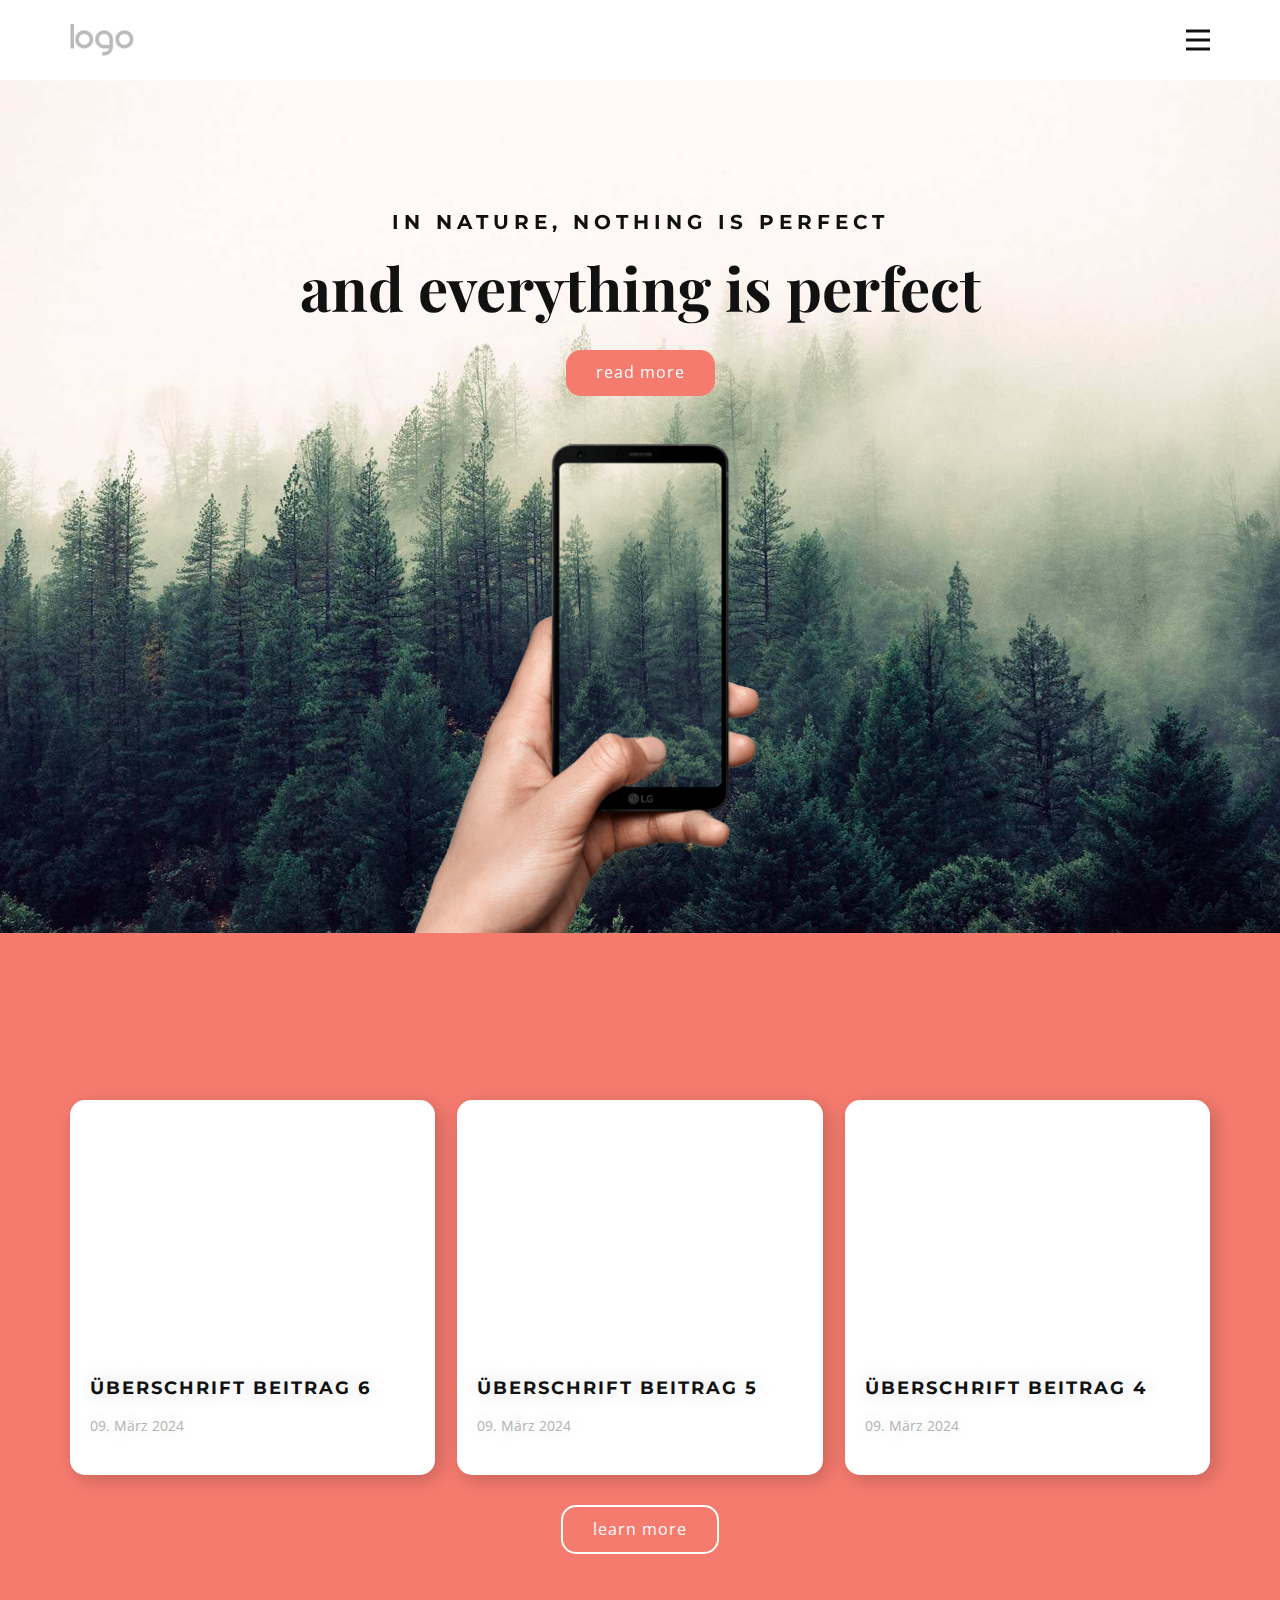
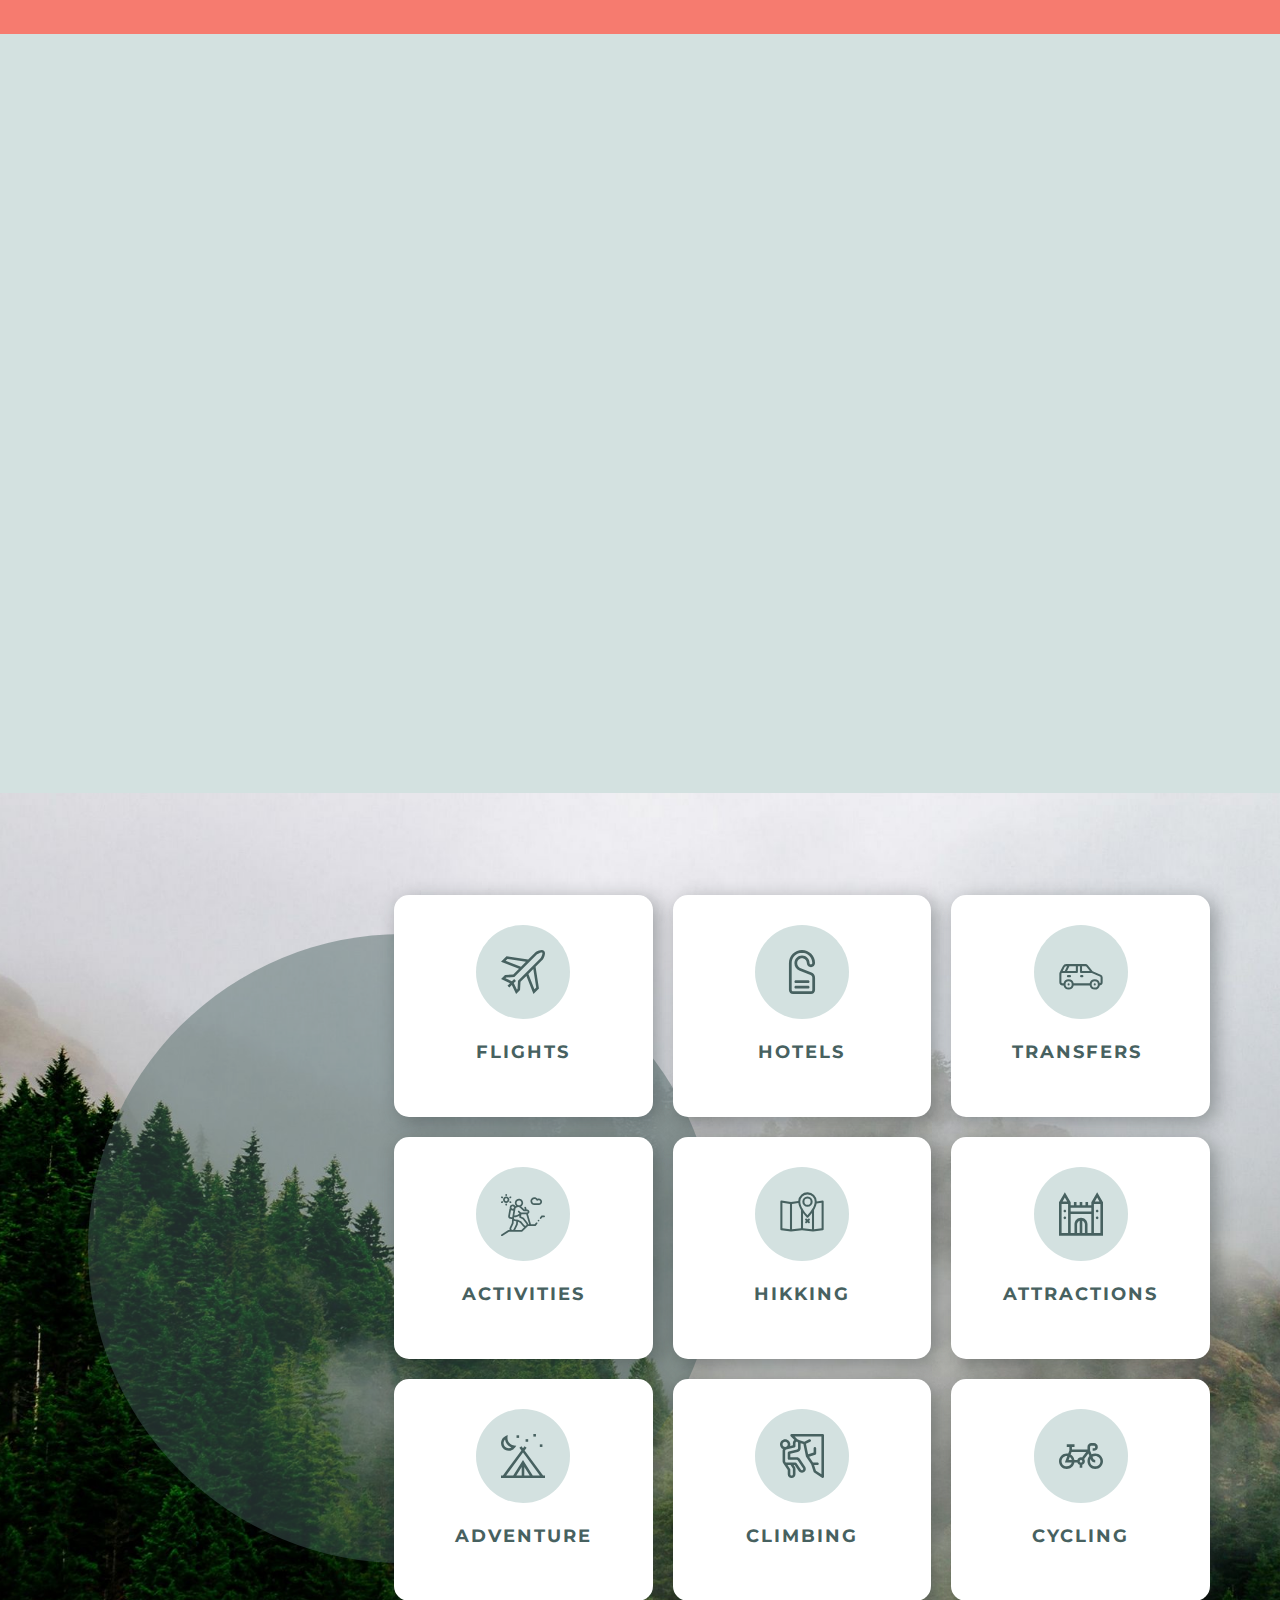
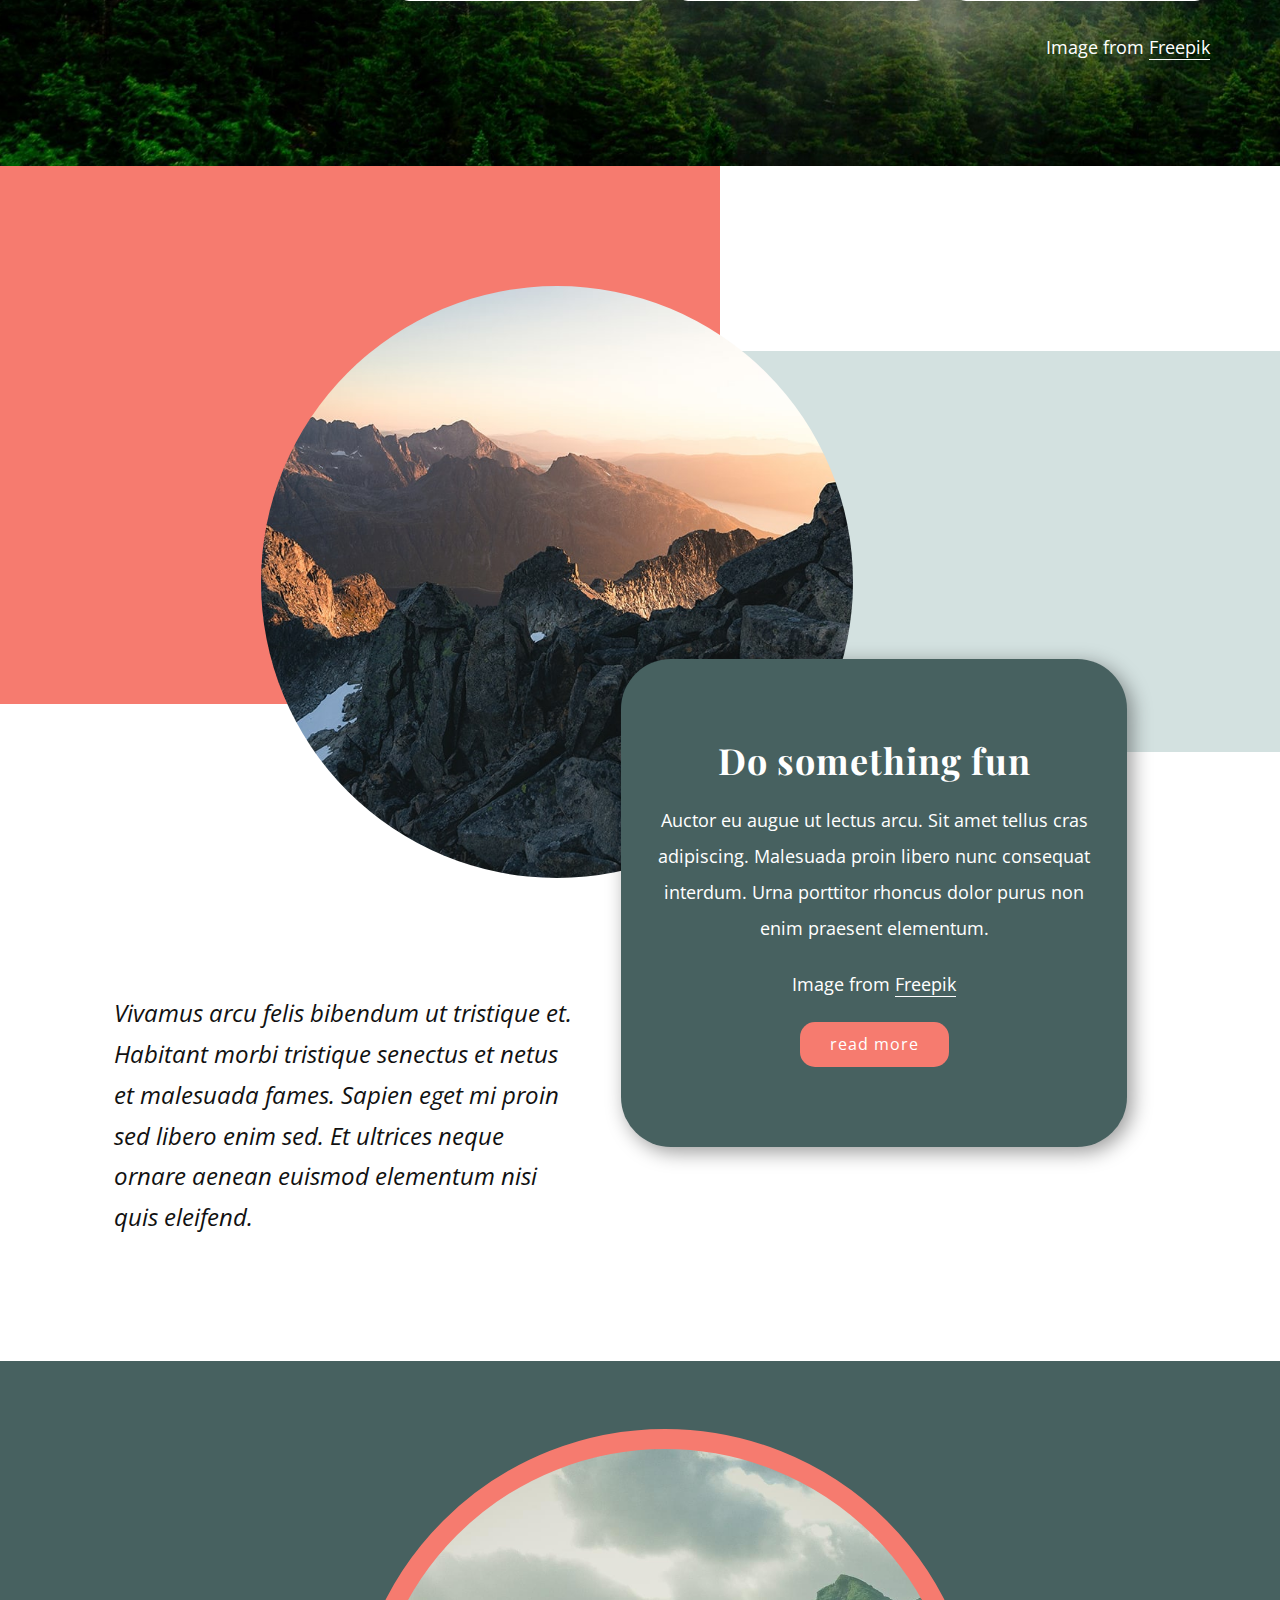
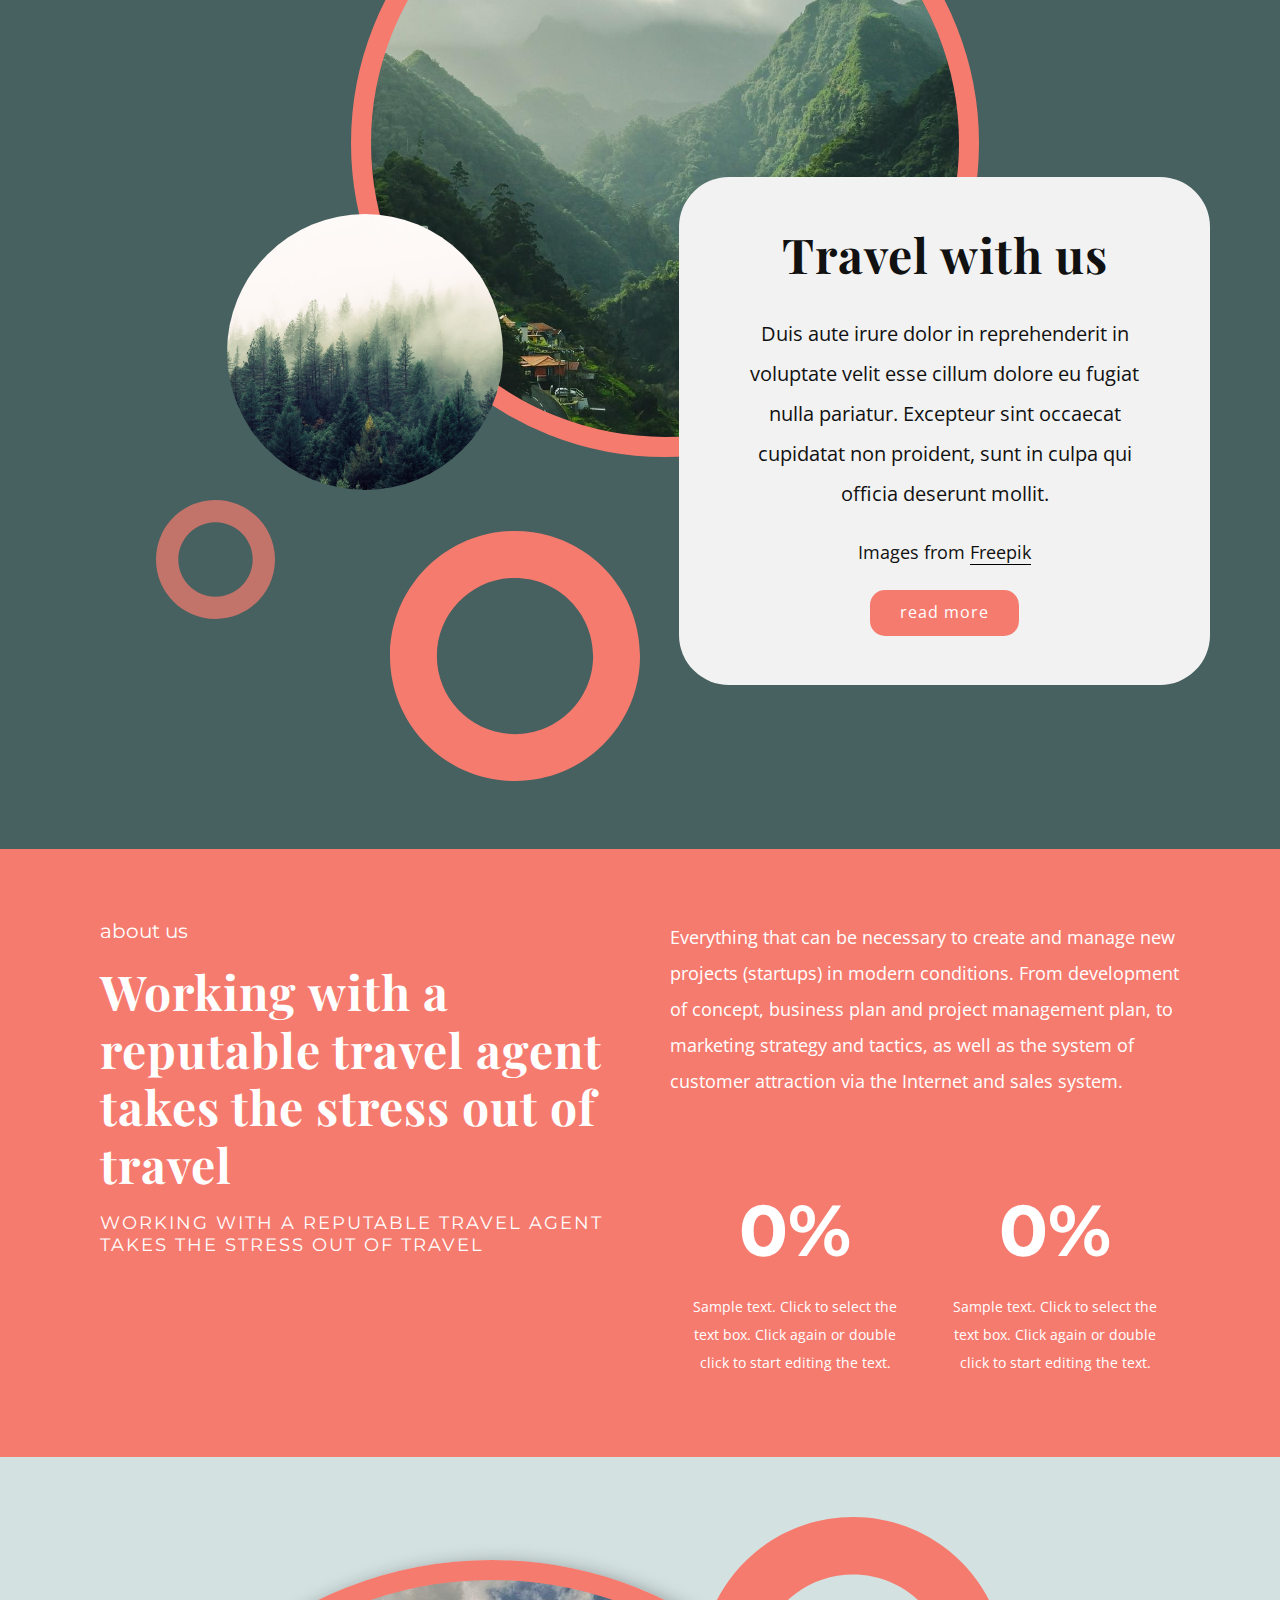
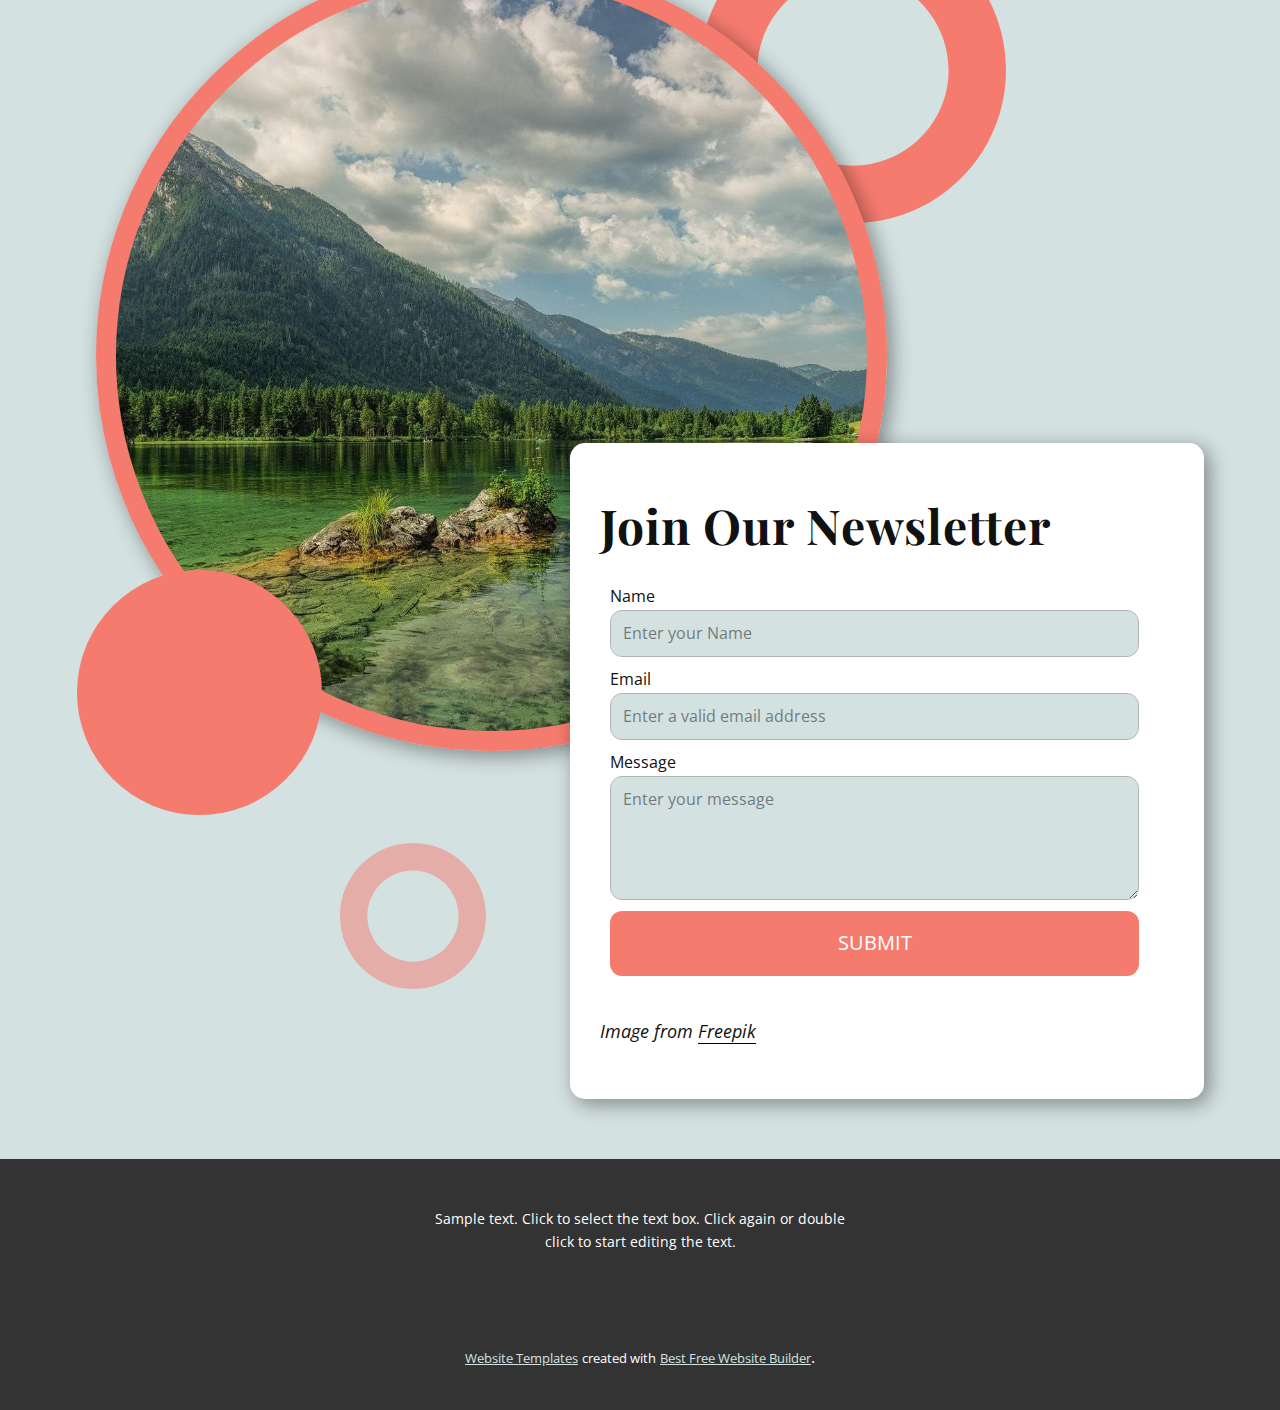
<file: Webseite/index.html>
<!DOCTYPE html>
<html style="font-size: 16px;" lang="de"><head>
    <meta name="viewport" content="width=device-width, initial-scale=1.0">
    <meta charset="utf-8">
    <meta name="keywords" content="​and everything is perfect, Latest news, ​Travel with​ us, Do something fun, ​Travel with​ us, ​Working with a reputable travel agent takes the stress out of travel, ​Join Our Newsletter">
    <meta name="description" content="">
    <title>Startseite</title>
    <link rel="stylesheet" href="nicepage.css" media="screen">
<link rel="stylesheet" href="Startseite.css" media="screen">
    <script class="u-script" type="text/javascript" src="jquery.js" defer=""></script>
    <script class="u-script" type="text/javascript" src="nicepage.js" defer=""></script>
    <meta name="generator" content="Nicepage 6.5.4, nicepage.com">
    <meta name="referrer" content="origin">
    <link id="u-theme-google-font" rel="stylesheet" href="https://fonts.googleapis.com/css?family=Playfair+Display:400,400i,500,500i,600,600i,700,700i,800,800i,900,900i|Open+Sans:300,300i,400,400i,500,500i,600,600i,700,700i,800,800i">
    <link id="u-page-google-font" rel="stylesheet" href="https://fonts.googleapis.com/css?family=Montserrat:100,100i,200,200i,300,300i,400,400i,500,500i,600,600i,700,700i,800,800i,900,900i|Playfair+Display:400,400i,500,500i,600,600i,700,700i,800,800i,900,900i|Playfair+Display:400,400i,500,500i,600,600i,700,700i,800,800i,900,900i">
    
    
    
    
    
    
    
    
    
    
    <script type="application/ld+json">{
		"@context": "http://schema.org",
		"@type": "Organization",
		"name": "",
		"logo": "images/default-logo.png"
}</script>
    <meta name="theme-color" content="#476160">
    <meta property="og:title" content="Startseite">
    <meta property="og:type" content="website">
  <meta data-intl-tel-input-cdn-path="intlTelInput/"></head>
  <body data-home-page="Startseite.html" data-home-page-title="Startseite" data-path-to-root="./" data-include-products="false" class="u-body u-xl-mode" data-lang="de"><header class="u-clearfix u-header u-header" id="sec-a7b1"><div class="u-clearfix u-sheet u-valign-middle u-sheet-1">
        <a href="https://nicepage.com" class="u-image u-logo u-image-1">
          <img src="images/default-logo.png" class="u-logo-image u-logo-image-1">
        </a>
        <nav class="u-menu u-menu-hamburger u-offcanvas u-menu-1" data-responsive-from="XL">
          <div class="menu-collapse" style="font-size: 1rem; letter-spacing: 0px;" wfd-invisible="true">
            <a class="u-button-style u-custom-left-right-menu-spacing u-custom-padding-bottom u-custom-top-bottom-menu-spacing u-nav-link u-text-active-palette-1-base u-text-hover-palette-2-base" href="#">
              <svg class="u-svg-link" viewBox="0 0 24 24"><use xmlns:xlink="http://www.w3.org/1999/xlink" xlink:href="#menu-hamburger"></use></svg>
              <svg class="u-svg-content" version="1.1" id="menu-hamburger" viewBox="0 0 16 16" x="0px" y="0px" xmlns:xlink="http://www.w3.org/1999/xlink" xmlns="http://www.w3.org/2000/svg"><g><rect y="1" width="16" height="2"></rect><rect y="7" width="16" height="2"></rect><rect y="13" width="16" height="2"></rect>
</g></svg>
            </a>
          </div>
          <div class="u-nav-container">
            <ul class="u-nav u-unstyled u-nav-1"><li class="u-nav-item"><a class="u-button-style u-nav-link u-text-active-palette-1-base u-text-hover-palette-2-base" href="Startseite.html" style="padding: 10px 20px;">Startseite</a>
</li><li class="u-nav-item"><a class="u-button-style u-nav-link u-text-active-palette-1-base u-text-hover-palette-2-base" href="Über-uns.html" style="padding: 10px 20px;">Über uns</a>
</li><li class="u-nav-item"><a class="u-button-style u-nav-link u-text-active-palette-1-base u-text-hover-palette-2-base" href="Kontakt.html" style="padding: 10px 20px;">Kontakt</a>
</li></ul>
          </div>
          <div class="u-nav-container-collapse" wfd-invisible="true">
            <div class="u-black u-container-style u-inner-container-layout u-opacity u-opacity-95 u-sidenav">
              <div class="u-inner-container-layout u-sidenav-overflow">
                <div class="u-menu-close"></div>
                <ul class="u-align-center u-nav u-popupmenu-items u-unstyled u-nav-2"><li class="u-nav-item"><a class="u-button-style u-nav-link" href="Startseite.html" style="padding: 10px 20px;">Startseite</a>
</li><li class="u-nav-item"><a class="u-button-style u-nav-link" href="Über-uns.html" style="padding: 10px 20px;">Über uns</a>
</li><li class="u-nav-item"><a class="u-button-style u-nav-link" href="Kontakt.html" style="padding: 10px 20px;">Kontakt</a>
</li></ul>
              </div>
            </div>
            <div class="u-black u-menu-overlay u-opacity u-opacity-70" wfd-invisible="true"></div>
          </div>
        </nav>
      </div></header>
    <section class="u-align-center u-clearfix u-image u-section-1" id="carousel_bb64">
      <div class="u-clearfix u-sheet u-valign-bottom u-sheet-1">
        <h3 class="u-custom-font u-font-montserrat u-text u-text-default u-text-1" data-animation-name="customAnimationIn" data-animation-duration="1750" data-animation-delay="500"> In nature, nothing is perfect</h3>
        <h1 class="u-custom-font u-font-playfair-display u-text u-text-default u-title u-text-2" data-animation-name="customAnimationIn" data-animation-duration="1750" data-animation-delay="0"> and everything is perfect</h1>
        <a href="https://nicepage.com/k/shopping-cart-html-templates" class="u-active-palette-4-light-1 u-border-none u-btn u-btn-round u-button-style u-hover-palette-4-light-1 u-palette-4-base u-radius-15 u-btn-1" data-animation-name="customAnimationIn" data-animation-duration="1750" data-animation-delay="500">read more</a>
        <img src="images/d-min.png" alt="" class="u-image u-image-contain u-image-default u-image-1" data-image-width="939" data-image-height="1012">
      </div>
    </section>
    <section class="u-align-center u-clearfix u-palette-4-base u-section-2" id="carousel_be38">
      <div class="u-clearfix u-sheet u-valign-middle u-sheet-1">
        <h2 class="u-text u-text-default u-text-1" data-animation-name="customAnimationIn" data-animation-duration="1750" data-animation-delay="500">Latest news</h2><!--blog--><!--blog_options_json--><!--{"type":"Recent","source":"","tags":"","count":""}--><!--/blog_options_json-->
        <div class="u-blog u-expanded-width u-blog-1">
          <div class="u-list-control"></div>
          <div class="u-repeater u-repeater-1"><!--blog_post-->
            <div class="u-align-left u-blog-post u-container-style u-radius-15 u-repeater-item u-shape-round u-video-cover u-white u-repeater-item-1">
              <div class="u-container-layout u-similar-container u-valign-top-sm u-valign-top-xs u-container-layout-1">
                <a class="u-post-header-link" href="blog/beitrag-5.html"><!--blog_post_image-->
                  <img alt="" class="u-blog-control u-expanded-width-xs u-image u-image-default u-image-1" src="images/8ad73f3c.jpeg" data-image-width="567" data-image-height="696" data-animation-name="customAnimationIn" data-animation-duration="1750" data-animation-delay="500"><!--/blog_post_image-->
                </a><!--blog_post_header-->
                <h4 class="u-blog-control u-text u-text-body-color u-text-2">
                  <a class="u-post-header-link" href="blog/beitrag-5.html">Überschrift Beitrag 6</a>
                </h4><!--/blog_post_header--><!--blog_post_metadata-->
                <div class="u-blog-control u-metadata u-text-grey-30 u-metadata-1"><!--blog_post_metadata_date-->
                  <span class="u-meta-date u-meta-icon">09. März 2024</span><!--/blog_post_metadata_date--><!--blog_post_metadata_comments-->
                  <!--/blog_post_metadata_comments-->
                </div><!--/blog_post_metadata-->
              </div>
            </div><div class="u-align-left u-blog-post u-container-style u-radius-15 u-repeater-item u-shape-round u-video-cover u-white u-repeater-item-2">
              <div class="u-container-layout u-similar-container u-valign-top-sm u-valign-top-xs u-container-layout-2">
                <a class="u-post-header-link" href="blog/beitrag-4.html"><!--blog_post_image-->
                  <img alt="" class="u-blog-control u-expanded-width-xs u-image u-image-default u-image-2" src="images/68f64b9d.jpeg" data-image-width="567" data-image-height="696" data-animation-name="customAnimationIn" data-animation-duration="1750" data-animation-delay="500"><!--/blog_post_image-->
                </a><!--blog_post_header-->
                <h4 class="u-blog-control u-text u-text-body-color u-text-3">
                  <a class="u-post-header-link" href="blog/beitrag-4.html">Überschrift Beitrag 5</a>
                </h4><!--/blog_post_header--><!--blog_post_metadata-->
                <div class="u-blog-control u-metadata u-text-grey-30 u-metadata-2"><!--blog_post_metadata_date-->
                  <span class="u-meta-date u-meta-icon">09. März 2024</span><!--/blog_post_metadata_date--><!--blog_post_metadata_comments-->
                  <!--/blog_post_metadata_comments-->
                </div><!--/blog_post_metadata-->
              </div>
            </div><div class="u-align-left u-blog-post u-container-style u-radius-15 u-repeater-item u-shape-round u-video-cover u-white u-repeater-item-3">
              <div class="u-container-layout u-similar-container u-valign-top-sm u-valign-top-xs u-container-layout-3">
                <a class="u-post-header-link" href="blog/beitrag-3.html"><!--blog_post_image-->
                  <img alt="" class="u-blog-control u-expanded-width-xs u-image u-image-default u-image-3" src="images/0fd3416c.jpeg" data-animation-name="customAnimationIn" data-animation-duration="1750" data-animation-delay="500"><!--/blog_post_image-->
                </a><!--blog_post_header-->
                <h4 class="u-blog-control u-text u-text-body-color u-text-4">
                  <a class="u-post-header-link" href="blog/beitrag-3.html">Überschrift Beitrag 4</a>
                </h4><!--/blog_post_header--><!--blog_post_metadata-->
                <div class="u-blog-control u-metadata u-text-grey-30 u-metadata-3"><!--blog_post_metadata_date-->
                  <span class="u-meta-date u-meta-icon">09. März 2024</span><!--/blog_post_metadata_date--><!--blog_post_metadata_comments-->
                  <!--/blog_post_metadata_comments-->
                </div><!--/blog_post_metadata-->
              </div>
            </div><!--/blog_post--><!--blog_post-->
            <!--/blog_post--><!--blog_post-->
            <!--/blog_post-->
          </div>
          <div class="u-list-control"></div>
        </div><!--/blog-->
        <a href="https://nicepage.me" class="u-active-white u-border-2 u-border-active-white u-border-hover-white u-border-white u-btn u-btn-round u-button-style u-hover-white u-none u-radius-15 u-text-active-palette-4-base u-text-body-alt-color u-text-hover-palette-4-base u-btn-1">learn more</a>
      </div>
    </section>
    <section class="u-clearfix u-palette-1-light-2 u-section-3" id="carousel_168a">
      <div class="u-clearfix u-sheet u-valign-middle u-sheet-1">
        <div class="u-align-left u-container-style u-group u-radius-50 u-shape-round u-white u-group-1" data-animation-name="customAnimationIn" data-animation-duration="1750" data-animation-delay="500">
          <div class="u-container-layout u-valign-middle u-container-layout-1">
            <h2 class="u-text u-text-default u-text-1"> Travel with<span style="font-size: 1.875rem;"></span> us
            </h2>
            <p class="u-text u-text-default u-text-2"> Duis aute irure dolor in reprehenderit in voluptate velit esse cillum dolore eu fugiat nulla pariatur. Excepteur sint occaecat cupidatat non proident, sunt in culpa qui officia deserunt mollit anim id est laborum.</p>
            <a href="https://nicepage.studio" class="u-active-palette-4-light-1 u-btn u-btn-round u-button-style u-hover-palette-4-light-1 u-palette-4-base u-radius-15 u-btn-1">learn more</a>
          </div>
        </div>
        <div alt="" class="u-image u-image-circle u-image-1" data-image-width="1470" data-image-height="980" data-animation-name="customAnimationIn" data-animation-duration="1750" data-animation-delay="500"></div>
        <div class="u-palette-4-base u-shape u-shape-circle u-shape-1" data-animation-name="fadeIn" data-animation-duration="1000" data-animation-direction="Left"></div>
      </div>
    </section>
    <section class="u-clearfix u-image u-section-4" id="carousel_adab" data-image-width="1980" data-image-height="1320">
      <div class="u-clearfix u-sheet u-valign-middle-md u-valign-middle-sm u-valign-middle-xl u-sheet-1">
        <div class="u-opacity u-opacity-45 u-palette-1-base u-shape u-shape-circle u-shape-1"></div>
        <div class="u-list u-list-1">
          <div class="u-repeater u-repeater-1">
            <div class="u-align-center u-container-style u-list-item u-radius-15 u-repeater-item u-shape-round u-video-cover u-white u-list-item-1">
              <div class="u-container-layout u-similar-container u-valign-top u-container-layout-1"><span class="u-icon u-icon-circle u-palette-1-light-2 u-text-palette-1-base u-icon-1"><svg class="u-svg-link" preserveAspectRatio="xMidYMin slice" viewBox="0 0 512 512" style=""><use xmlns:xlink="http://www.w3.org/1999/xlink" xlink:href="#svg-d9e1"></use></svg><svg class="u-svg-content" viewBox="0 0 512 512" x="0px" y="0px" id="svg-d9e1" style="enable-background:new 0 0 512 512;"><g><g><path d="M501.905,10.593C489.743-1.57,468.721-2.766,441.099,7.133c-18.995,6.81-38.919,18.222-48.451,27.754l-76.55,76.55    L64.116,71.859L0,135.975l209.501,82.059l-67.266,67.266l-95.472,5.591L0.984,336.67l103.609,49.994L75.567,415.69l21.24,21.24    l28.987-28.987l50.043,103.56l45.768-45.769l5.592-95.472l68.395-68.395l82.043,209.459l64.115-64.116l-39.57-251.933    l75.43-75.431c9.532-9.531,20.945-29.455,27.755-48.451C515.264,43.781,514.068,22.754,501.905,10.593z M53.706,124.751    l20.846-20.846l215.268,33.811l-57.136,57.136L53.706,124.751z M409.705,436.776l-20.845,20.846l-70.087-178.935l57.128-57.128    L409.705,436.776z M477.088,61.262c-5.739,16.012-15.224,31.853-20.718,37.347L197.88,357.101l-5.592,95.472l-7.797,7.797    l-36.202-74.918l26.113-26.113l-21.24-21.24l-26.07,26.068L52.137,328l7.788-7.788l95.472-5.591L413.888,56.128    c5.495-5.495,21.336-14.977,37.348-20.718c18.176-6.516,27.82-5.186,29.429-3.577C482.272,33.441,483.604,43.083,477.088,61.262z"></path>
</g>
</g></svg></span>
                <h4 class="u-text u-text-1">Flights</h4>
              </div>
            </div>
            <div class="u-align-center u-container-style u-list-item u-radius-15 u-repeater-item u-shape-round u-video-cover u-white u-list-item-2">
              <div class="u-container-layout u-similar-container u-valign-top u-container-layout-2"><span class="u-icon u-icon-circle u-palette-1-light-2 u-text-palette-1-base u-icon-2"><svg class="u-svg-link" preserveAspectRatio="xMidYMin slice" viewBox="0 0 512.034 512.034" style=""><use xmlns:xlink="http://www.w3.org/1999/xlink" xlink:href="#svg-43ca"></use></svg><svg class="u-svg-content" viewBox="0 0 512.034 512.034" id="svg-43ca"><g><path d="m360.017 512.034h-208c-26.467 0-48-21.533-48-48v-312c0-40.605 15.81-78.777 44.517-107.484 59.395-59.396 155.563-59.405 214.967 0 28.407 28.407 44.215 66.172 44.512 106.339.199 26.869-21.144 48.915-47.575 49.142-26.798.172-48.42-21.36-48.42-47.998 0-31.252-25.551-56.22-56.194-56-45.531.161-72.238 52.974-44.564 93.296 7.356 10.705 17.652 18.83 29.77 23.489l125.962 48.452c24.539 9.437 41.026 33.441 41.026 59.733v143.03c-.001 26.468-21.534 48.001-48.001 48.001zm-104-480c-66.329 0-120 53.66-120 120v312c0 8.822 7.178 16 16 16h208c8.822 0 16-7.178 16-16v-143.03c0-13.146-8.244-25.147-20.513-29.866l-125.961-48.45c-38.879-14.948-62.414-52.704-61.513-90.975.733-48.068 39.455-87.506 87.681-87.678 48.814-.227 88.307 39.408 88.307 88 0 8.999 7.383 16.11 16.145 15.999 8.66-.074 15.919-7.817 15.852-16.907-.487-65.765-53.83-119.093-119.998-119.093z"></path><path d="m327.017 384.034h-143c-8.836 0-16-7.164-16-16s7.164-16 16-16h143c8.836 0 16 7.164 16 16s-7.163 16-16 16z"></path><path d="m327.017 448.034h-143c-8.836 0-16-7.164-16-16s7.164-16 16-16h143c8.836 0 16 7.164 16 16s-7.163 16-16 16z"></path>
</g></svg></span>
                <h4 class="u-text u-text-2">Hotels</h4>
              </div>
            </div>
            <div class="u-align-center u-container-style u-list-item u-radius-15 u-repeater-item u-shape-round u-video-cover u-white u-list-item-3">
              <div class="u-container-layout u-similar-container u-valign-top u-container-layout-3"><span class="u-icon u-icon-circle u-palette-1-light-2 u-text-palette-1-base u-icon-3"><svg class="u-svg-link" preserveAspectRatio="xMidYMin slice" viewBox="0 0 512 512" style=""><use xmlns:xlink="http://www.w3.org/1999/xlink" xlink:href="#svg-63c2"></use></svg><svg class="u-svg-content" viewBox="0 0 512 512" id="svg-63c2"><g id="_02-car"><g id="linear_color"><path d="M484.973,287.049l-93.5-40.877L335.52,177.311A35.824,35.824,0,0,0,307.58,164H83.78a43.76,43.76,0,0,0-39.353,24.323L8.642,259.884A44.279,44.279,0,0,0,4,279.55V376a36.04,36.04,0,0,0,36,36H53.207a60.006,60.006,0,0,0,117.586,0H357.208a60,60,0,0,0,117.606-.12A36.041,36.041,0,0,0,508,376V320.63A36.168,36.168,0,0,0,484.973,287.049ZM316.887,192.438,358.786,244H268V188h39.58A11.927,11.927,0,0,1,316.887,192.438ZM196,188v56H94.08l26.909-56ZM65.893,199.057A19.891,19.891,0,0,1,83.78,188H94.362L67.453,244H43.418ZM112,436a36,36,0,1,1,36-36A36.04,36.04,0,0,1,112,436Zm304,0a36,36,0,1,1,36-36A36.04,36.04,0,0,1,416,436Zm68-60a12.013,12.013,0,0,1-9.278,11.677A60,60,0,0,0,357.208,388H170.793a60.006,60.006,0,0,0-117.586,0H40a12.013,12.013,0,0,1-12-12V279.55a20.147,20.147,0,0,1,2.113-8.943l1.3-2.607H208a12,12,0,0,0,12-12V188h24v68a12,12,0,0,0,12,12H381.491l94.132,41.155q.294.129.594.241A12.053,12.053,0,0,1,484,320.63Z"></path><circle cx="112" cy="400" r="12"></circle><circle cx="416" cy="400" r="12"></circle><path d="M272,292H257a12,12,0,0,0,0,24h15a12,12,0,0,0,0-24Z"></path><path d="M128,292H104a12,12,0,0,0,0,24h24a12,12,0,0,0,0-24Z"></path>
</g>
</g></svg></span>
                <h4 class="u-text u-text-3">Transfers&nbsp;<br>
                </h4>
              </div>
            </div>
            <div class="u-align-center u-container-style u-list-item u-radius-15 u-repeater-item u-shape-round u-video-cover u-white u-list-item-4">
              <div class="u-container-layout u-similar-container u-valign-top u-container-layout-4"><span class="u-icon u-icon-circle u-palette-1-light-2 u-text-palette-1-base u-icon-4"><svg class="u-svg-link" preserveAspectRatio="xMidYMin slice" viewBox="0 -11 512.00039 512" style=""><use xmlns:xlink="http://www.w3.org/1999/xlink" xlink:href="#svg-c652"></use></svg><svg class="u-svg-content" viewBox="0 -11 512.00039 512" id="svg-c652"><path d="m502 251.8125h-25.222656c-3.082032 0-5.992188 1.421875-7.886719 3.851562l-15.210937 19.503907c-3.398438 4.355469-2.621094 10.636719 1.734374 14.035156 1.828126 1.425781 3.992188 2.113281 6.144532 2.113281 2.976562 0 5.917968-1.320312 7.890625-3.847656l12.210937-15.652344h20.339844c5.523438 0 10-4.476562 10-10 0-5.523437-4.476562-10.003906-10-10.003906zm0 0"></path><path d="m420.53125 333.921875c-4.355469-3.394531-10.636719-2.621094-14.035156 1.734375l-14.0625 18.03125h-43.78125l-34.96875-119.8125c10.195312-3.878906 17.457031-13.75 17.457031-25.289062 0-14.914063-12.132813-27.050782-27.050781-27.050782h-5.683594l-7.246094-24.832031c-1.550781-5.300781-7.105468-8.34375-12.402344-6.796875-5.300781 1.546875-8.34375 7.097656-6.796874 12.398438l5.613281 19.230468h-5.332031l-37.152344-35.457031c.789062-.496094 1.574218-1.007813 2.339844-1.550781 10.574218-7.484375 17.597656-18.636719 19.777343-31.40625 2.183594-12.765625-.738281-25.617188-8.222656-36.1875-7.484375-10.574219-18.636719-17.59375-31.40625-19.777344-26.355469-4.507812-51.460937 13.273438-55.964844 39.628906-2.71875 15.898438 2.683594 31.339844 13.179688 42.082032-2.785157 1.308593-5.402344 2.832031-7.835938 4.550781-4.6875-9.796875-13.753906-17.273438-25.054687-19.300781-8.984375-1.609376-18.050782.40625-25.535156 5.683593-7.648438 5.394531-12.722657 13.511719-14.277344 22.855469-1 5.996094-.425782 11.910156 1.417968 17.300781-.488281.234375-.960937.496094-1.40625.808594-2.179687 1.523437-3.664062 3.855469-4.121093 6.480469l-14.050781 80.671875c-2.527344 14.53125 6.828124 28.402343 20.855468 30.914062l16.839844 3.019531c1.519531.273438 3.027344.40625 4.519531.40625 1.121094 0 2.222657-.097656 3.3125-.242187l-3.117187 47.859375-24.269532 50.058594c-2.300781 4.753906-3.46875 9.835937-3.46875 15.097656 0 5.128906 1.171876 10.109375 3.28125 14.625h-11.609374c-1.90625 0-3.773438.546875-5.378907 1.570312l-80.269531 51.1875c-4.65625 2.96875-6.023438 9.152344-3.054688 13.808594 1.90625 2.988282 5.140626 4.625 8.441407 4.625 1.839843 0 3.699219-.507812 5.367187-1.570312l77.808594-49.621094h38.078125c.652344.039062 1.300781.058594 1.949219.058594.539062 0 1.074218-.03125 1.609375-.058594h106.625c2.5625 0 5.027343-.984375 6.886719-2.75l66.535156-63.214844h26.21875.058594.035156 56.132812c3.078125 0 5.988282-1.421875 7.882813-3.851562l17.066406-21.878906c3.398437-4.359376 2.621094-10.640626-1.734375-14.039063zm-250.183594-36.785156c-3.871094-.664063-8.15625-.949219-11.675781-2.800781-6.222656-3.277344-9.378906-10.222657-8.226563-17.0625.320313-1.894532.648438-3.792969.972657-5.6875 29.007812-1.347657 49.246093-9.503907 62.804687-18.207032l-2.34375 13.71875c-.75 4.394532 1.5 8.757813 5.515625 10.695313l35.597657 17.152343 41.363281 52.214844c5.023437 6.34375 3.953125 15.589844-2.390625 20.613282-6.339844 5.023437-15.585938 3.949218-20.609375-2.390626l-35.75-45.125c-.9375-1.1875-2.136719-2.144531-3.496094-2.800781l-30.128906-14.519531c-.84375-.40625-1.738281-.691406-2.65625-.847656zm139.683594 37.605469-42.796875-54.027344c-.703125-.882813-1.542969-1.632813-2.480469-2.226563-.328125-.207031-.675781-.402343-1.035156-.574219l-30.855469-14.871093 4.683594-27.40625h55.816406l34.453125 118.050781h-10.398437c-.488281-6.6875-2.914063-13.304688-7.386719-18.945312zm-41.792969-133.207032h22.605469c.019531 0 .039062.003906.058594.003906.011718 0 .023437-.003906.035156-.003906h13.152344c3.890625 0 7.050781 3.164063 7.050781 7.050782 0 3.886718-3.160156 7.050781-7.050781 7.050781h-3.039063c-.011719 0-.023437 0-.03125 0h-68.195312l-20.21875-17.425781c-4.1875-3.601563-10.5-3.132813-14.105469 1.050781-3.605469 4.183593-3.136719 10.496093 1.046875 14.101562l15.816406 13.628907c-7.914062 8.21875-25.972656 21.757812-60.484375 24.351562l3.675782-21.503906 6.945312-40.617188c.003906-.027344.003906-.054687.007812-.082031l2.058594-12.046875c1.996094-11.667969 11.949219-23.921875 33.859375-23.921875.503907 0 1.011719.007813 1.53125.019531.082031.003906.167969.003906.25.003906 6.859375 0 13.023438 2.367188 17.347657 6.660157.128906.128906.261718.253906.394531.375l40.382812 38.539062c1.863281 1.777344 4.335938 2.765625 6.90625 2.765625zm-86.910156-101.382812c2.371094-13.867188 14.445313-23.691406 28.066406-23.691406 1.589844 0 3.199219.132812 4.816407.410156 7.5 1.28125 14.050781 5.40625 18.449218 11.617187 4.398438 6.210938 6.117188 13.765625 4.832032 21.265625-2.367188 13.867188-14.445313 23.695313-28.066407 23.691406-1.589843 0-3.199219-.132812-4.816406-.410156-15.484375-2.644531-25.929687-17.398437-23.28125-32.882812zm-59.511719 55.792968c.671875-4.03125 2.828125-7.511718 6.074219-9.800781 2.390625-1.683593 5.167969-2.5625 8.011719-2.5625.820312 0 1.644531.074219 2.46875.222657 7.914062 1.417968 13.234375 9.265624 11.863281 17.488281-.671875 4.03125-2.832031 7.511719-6.078125 9.800781-3.078125 2.171875-6.796875 3-10.476562 2.34375-7.914063-1.421875-13.238282-9.269531-11.863282-17.492188zm3.339844 116.222657-16.839844-3.023438c-3.230468-.578125-5.332031-4.078125-4.683594-7.800781l12.324219-70.765625 28.152344 5.050781-4.746094 27.773438-7.5625 44.21875c-.992187 3.070312-3.84375 5.046875-6.644531 4.546875zm1.714844 146.082031c-5.101563-2.472656-8.269532-7.539062-8.269532-13.222656 0-2.21875.496094-4.367188 1.46875-6.375l25.117188-51.8125c.566406-1.160156.898438-2.421875.980469-3.710938l2.066406-31.691406c7.539063 4.320312 16.527344 5.03125 24.957031 6.476562 1.585938.269532 3.171875.542969 4.757813.8125l-2.25 32.429688-29.226563 60.292969c-2.355468 4.855469-7.058594 7.816406-12.089844 8.207031h-2.269531c-1.773437-.140625-3.546875-.585938-5.242187-1.40625zm110.582031 1.40625h-72.734375l29.820312-61.515625c.207032-.425781.378907-.859375.523438-1.304687.242188-.753907.398438-1.550782.457031-2.375l2.175781-31.386719 23.660157 11.402343 34.324219 43.324219c3.945312 4.980469 8.996093 8.578125 14.527343 10.734375zm0 0"></path><path d="m388.351562 129.78125h51.164063c21.171875 0 38.398437-17.226562 38.398437-38.402344 0-21.171875-17.226562-38.398437-38.398437-38.398437-5.113281 0-10.144531 1.023437-14.804687 2.96875-8.554688-11.125-21.910157-17.902344-36.359376-17.902344-25.292968 0-45.867187 20.574219-45.867187 45.867187 0 12.25 4.769531 23.769532 13.433594 32.433594 8.664062 8.664063 20.179687 13.433594 32.433593 13.433594zm0-71.734375c10.304688 0 19.621094 6.109375 23.734376 15.570313 1.257812 2.894531 3.808593 5.027343 6.882812 5.75 3.070312.71875 6.304688-.050782 8.722656-2.082032 3.351563-2.816406 7.4375-4.304687 11.824219-4.304687 10.144531 0 18.398437 8.253906 18.398437 18.398437 0 10.148438-8.253906 18.402344-18.398437 18.402344h-51.164063c-6.910156 0-13.40625-2.691406-18.292968-7.578125-4.886719-4.882813-7.574219-11.378906-7.574219-18.289063 0-14.265624 11.605469-25.867187 25.867187-25.867187zm0 0"></path><path d="m60.460938 104.5625c20.136718 0 36.519531-16.382812 36.519531-36.519531s-16.382813-36.519531-36.519531-36.519531c-9.753907 0-18.925782 3.796874-25.820313 10.695312-6.898437 6.898438-10.699219 16.070312-10.699219 25.824219 0 20.136719 16.386719 36.519531 36.519532 36.519531zm-11.679688-48.199219c3.121094-3.121093 7.269531-4.839843 11.679688-4.839843 9.109374 0 16.519531 7.410156 16.519531 16.519531s-7.410157 16.519531-16.519531 16.519531c-9.105469 0-16.519532-7.410156-16.519532-16.519531 0-4.414063 1.71875-8.5625 4.839844-11.679688zm0 0"></path><path d="m5 47.792969 4.691406 2.707031c1.574219.910156 3.296875 1.34375 4.992188 1.34375 3.457031 0 6.816406-1.792969 8.667968-5.003906 2.761719-4.78125 1.125-10.898438-3.660156-13.660156l-4.691406-2.707032c-4.78125-2.761718-10.898438-1.125-13.660156 3.660156-2.757813 4.78125-1.121094 10.898438 3.660156 13.660157zm0 0"></path><path d="m115.921875 88.738281-4.691406-2.707031c-4.78125-2.761719-10.898438-1.125-13.660157 3.660156-2.761718 4.78125-1.121093 10.898438 3.660157 13.660156l4.691406 2.707032c1.574219.910156 3.292969 1.34375 4.992187 1.34375 3.453126 0 6.816407-1.792969 8.667969-5.003906 2.761719-4.78125 1.121094-10.898438-3.660156-13.660157zm0 0"></path><path d="m10.011719 107.402344c1.695312 0 3.417969-.433594 4.992187-1.34375l4.6875-2.707032c4.785156-2.761718 6.421875-8.875 3.660156-13.660156-2.761718-4.785156-8.875-6.421875-13.660156-3.660156l-4.691406 2.707031c-4.78125 2.761719-6.417969 8.878907-3.660156 13.660157 1.855468 3.210937 5.214844 5.003906 8.671875 5.003906zm0 0"></path><path d="m106.242188 51.84375c1.695312 0 3.414062-.433594 4.988281-1.339844l4.691406-2.710937c4.785156-2.761719 6.421875-8.875 3.660156-13.660157-2.761719-4.78125-8.878906-6.421874-13.660156-3.660156l-4.691406 2.707032c-4.78125 2.761718-6.421875 8.878906-3.660157 13.664062 1.855469 3.207031 5.214844 5 8.671876 5zm0 0"></path><path d="m60.460938 25.691406c5.523437 0 10-4.476562 10-10v-5.691406c0-5.523438-4.476563-10-10-10-5.523438 0-10 4.476562-10 10v5.691406c0 5.523438 4.476562 10 10 10zm0 0"></path><path d="m50.460938 121.324219v5.691406c0 5.523437 4.476562 10 10 10 5.523437 0 10-4.476563 10-10v-5.691406c0-5.523438-4.476563-10-10-10-5.523438 0-10 4.480469-10 10zm0 0"></path><path d="m446.25 306.859375c-1.613281-3.929687-5.714844-6.453125-9.949219-6.144531-4.15625.300781-7.746093 3.222656-8.894531 7.222656-1.152344 4.011719.394531 8.441406 3.78125 10.875 3.339844 2.394531 7.957031 2.460938 11.371094.1875 3.925781-2.605469 5.503906-7.792969 3.691406-12.140625zm0 0"></path></svg></span>
                <h4 class="u-text u-text-4">Activities</h4>
              </div>
            </div>
            <div class="u-align-center u-container-style u-list-item u-radius-15 u-repeater-item u-shape-round u-video-cover u-white u-list-item-5">
              <div class="u-container-layout u-similar-container u-valign-top u-container-layout-5"><span class="u-icon u-icon-circle u-palette-1-light-2 u-text-palette-1-base u-icon-5"><svg class="u-svg-link" preserveAspectRatio="xMidYMin slice" viewBox="0 0 512 512" style=""><use xmlns:xlink="http://www.w3.org/1999/xlink" xlink:href="#svg-c49a"></use></svg><svg class="u-svg-content" viewBox="0 0 512 512" id="svg-c49a"><g id="_07-map"><g id="filled_outline"><path d="M503.862,102.935a12,12,0,0,0-9.559-2.814L427.969,109.6a107.995,107.995,0,0,0-215.76-4.217l-84.1,10.513L17.7,100.121A12,12,0,0,0,4,112V432a12,12,0,0,0,10.3,11.879l112,16c.056.008.114.006.17.013a11.891,11.891,0,0,0,1.216.092c.084,0,.169.013.254.013l.057,0a12.055,12.055,0,0,0,1.392-.087c.032,0,.064,0,.1-.006L256,444.093l126.512,15.814c.033,0,.067,0,.1.007A12.227,12.227,0,0,0,384,460c.36,0,.719-.022,1.078-.054.111-.01.222-.023.333-.036.095-.011.191-.017.286-.031l112-16A12,12,0,0,0,508,432V112A12,12,0,0,0,503.862,102.935ZM320,28a84.1,84.1,0,0,1,84,84c0,28.359-13.428,59.43-30.052,87.027-.034.052-.064.108-.1.161-18.829,31.219-41.724,57.975-53.851,71.3-12.105-13.3-34.937-39.985-53.745-71.129-.072-.118-.139-.238-.215-.353C249.422,171.415,236,140.353,236,112A84.1,84.1,0,0,1,320,28Zm52,406.407-104-13V245.065a490.038,490.038,0,0,0,43.515,51.42,12,12,0,0,0,16.97,0A490.038,490.038,0,0,0,372,245.065ZM140,138.593l73.3-9.162c3.884,27.094,16.111,54.712,30.7,79.5v212.48l-104,13ZM28,125.836l88,12.572V434.164L28,421.592ZM484,421.592l-88,12.572V208.927c13.744-23.352,25.392-49.22,29.943-74.8l58.057-8.3Z"></path><path d="M320,319.029l-7.515-7.514a12,12,0,0,0-16.97,16.97L303.029,336l-7.514,7.515a12,12,0,1,0,16.97,16.97L320,352.971l7.515,7.514a12,12,0,0,0,16.97-16.97L336.971,336l7.514-7.515a12,12,0,0,0-16.97-16.97Z"></path><path d="M320,172a60,60,0,1,0-60-60A60.068,60.068,0,0,0,320,172Zm0-96a36,36,0,1,1-36,36A36.04,36.04,0,0,1,320,76Z"></path>
</g>
</g></svg></span>
                <h4 class="u-text u-text-5">hikking</h4>
              </div>
            </div>
            <div class="u-align-center u-container-style u-list-item u-radius-15 u-repeater-item u-shape-round u-video-cover u-white u-list-item-6">
              <div class="u-container-layout u-similar-container u-valign-top u-container-layout-6"><span class="u-icon u-icon-circle u-palette-1-light-2 u-text-palette-1-base u-icon-6"><svg class="u-svg-link" preserveAspectRatio="xMidYMin slice" viewBox="0 0 507.851 507.851" style=""><use xmlns:xlink="http://www.w3.org/1999/xlink" xlink:href="#svg-5ad9"></use></svg><svg class="u-svg-content" viewBox="0 0 507.851 507.851" id="svg-5ad9"><g id="XMLID_637_"><path id="XMLID_660_" d="m440.442 3.43-67.409 115.868v32.807h-37.447v-37.052h-30v37.052h-36.661v-37.052h-30v37.052h-36.661v-37.052h-30v37.052h-37.447v-32.807l-67.408-115.868-67.409 115.868v385.123h507.851v-385.123zm26.328 104.914h-52.657l26.328-45.256zm-93.737 73.76v41.88h-238.216v-41.88zm-279.296-73.76h-52.657l26.328-45.256zm11.08 366.077h-74.817v-336.077h74.817zm134.108 0h-30.106v-100.971c0-19.614 12.588-36.336 30.106-42.533zm30 0v-143.504c17.518 6.197 30.106 22.919 30.106 42.533v100.971zm60.107 0v-100.971c0-41.414-33.692-75.107-75.106-75.107s-75.106 33.693-75.106 75.107v100.971h-44.001v-220.437h238.216v220.437zm74.001 0v-336.077h74.817v336.077z"></path><path id="XMLID_702_" d="m67.409 204.34c-7.846 0-15.363 6.899-15 15 .364 8.127 6.591 15 15 15 7.846 0 15.363-6.899 15-15-.364-8.127-6.591-15-15-15z"></path><path id="XMLID_751_" d="m67.409 283.34c-7.846 0-15.363 6.899-15 15 .364 8.127 6.591 15 15 15 7.846 0 15.363-6.899 15-15-.364-8.127-6.591-15-15-15z"></path><path id="XMLID_767_" d="m440.442 204.34c-7.846 0-15.363 6.899-15 15 .364 8.127 6.591 15 15 15 7.846 0 15.363-6.899 15-15-.364-8.127-6.591-15-15-15z"></path><path id="XMLID_776_" d="m440.442 283.34c-7.846 0-15.363 6.899-15 15 .364 8.127 6.591 15 15 15 7.846 0 15.363-6.899 15-15-.364-8.127-6.591-15-15-15z"></path>
</g></svg></span>
                <h4 class="u-text u-text-6">Attractions </h4>
              </div>
            </div>
            <div class="u-align-center u-container-style u-list-item u-radius-15 u-repeater-item u-shape-round u-video-cover u-white u-list-item-7">
              <div class="u-container-layout u-similar-container u-valign-top u-container-layout-7"><span class="u-icon u-icon-circle u-palette-1-light-2 u-text-palette-1-base u-icon-7"><svg class="u-svg-link" preserveAspectRatio="xMidYMin slice" viewBox="0 0 510 510" style=""><use xmlns:xlink="http://www.w3.org/1999/xlink" xlink:href="#svg-0a05"></use></svg><svg class="u-svg-content" viewBox="0 0 510 510" id="svg-0a05"><g><path d="m375 0h30v30h-30z"></path><path d="m450 120h30v30h-30z"></path><path d="m285 60h30v30h-30z"></path><path d="m180 15h30v30h-30z"></path><path d="m90 195c28.704 0 55.933-13.89 72.837-37.156l14.746-20.295-24.857-3.385c-46.641-6.352-81.449-48.575-77.398-96.821l2.095-24.923-22.973 9.888c-33.077 14.237-54.45 46.696-54.45 82.692 0 49.626 40.374 90 90 90zm-43.537-131.3c6.685 42.453 35.401 77.388 74.207 92.826-9.178 5.463-19.766 8.474-30.67 8.474-33.084 0-60-26.916-60-60 0-15.685 6.087-30.362 16.463-41.3z"></path><path d="m487.565 480-213.913-289.412 23.41-31.672-24.125-17.832-17.937 24.268-17.938-24.268-24.125 17.832 23.41 31.672-213.912 289.412h-22.435v30h510v-30zm-232.565-264.176 195.261 264.176h-82.026l-113.235-177.94-113.234 177.94h-82.027zm-15 264.176h-62.675l62.675-98.489zm30-98.489 62.675 98.489h-62.675z"></path>
</g></svg></span>
                <h4 class="u-text u-text-7">Adventure</h4>
              </div>
            </div>
            <div class="u-align-center u-container-style u-list-item u-radius-15 u-repeater-item u-shape-round u-video-cover u-white u-list-item-8">
              <div class="u-container-layout u-similar-container u-valign-top u-container-layout-8"><span class="u-icon u-icon-circle u-palette-1-light-2 u-text-palette-1-base u-icon-8"><svg class="u-svg-link" preserveAspectRatio="xMidYMin slice" viewBox="0 0 512 512" style=""><use xmlns:xlink="http://www.w3.org/1999/xlink" xlink:href="#svg-77ff"></use></svg><svg class="u-svg-content" viewBox="0 0 512 512" x="0px" y="0px" id="svg-77ff" style="enable-background:new 0 0 512 512;"><g><g><path d="M497,0H135c-6.044,0-11.498,3.628-13.834,9.203c-2.337,5.575-1.099,12.007,3.14,16.316l43.741,44.47    C157.097,78.204,150,91.289,150,106v24.865l-32.782,8.194C119.021,133.357,120,127.291,120,121c0-33.084-26.916-60-60-60    S0,87.916,0,121c0,24.139,14.336,44.98,34.935,54.493C31.768,181.684,30,188.668,30,196v120c0,0.01,0.001,0.019,0.001,0.028    c0,8.822,2.632,17.542,7.558,24.933L90,419.624V467c0,24.813,20.187,45,45,45s45-20.187,45-45v-61    c0-8.913-2.613-17.544-7.559-24.961L159.082,361h11.836l46.644,69.966c13.815,20.706,41.794,26.232,62.396,12.478    c20.646-13.756,26.246-41.75,12.483-62.405l-60-90C224.076,278.491,210.08,271,195,271h-75v-39.865l85.922-21.477    C225.986,204.636,240,186.683,240,166v-59.189l32.06,10.687l29.251,141.538c0.401,1.934,1.207,3.788,2.209,5.285l58.886,88.329    l29.364,88.094c1.051,3.152,3.118,5.866,5.878,7.716l91,61c4.576,3.067,10.499,3.396,15.414,0.774    C508.948,507.627,512,502.539,512,497V15C512,6.716,505.284,0,497,0z M30,121c0-16.542,13.458-30,30-30s30,13.458,30,30    s-13.458,30-30,30S30,137.542,30,121z M150,467c0,8.271-6.729,15-15,15s-15-6.729-15-15v-51.918c0-2.961-0.877-5.856-2.52-8.32    L86.973,361h36.054l24.453,36.68c1.648,2.473,2.52,5.35,2.52,8.32V467z M210,166c0,6.896-4.672,12.881-11.357,14.554    l-97.28,24.316C94.685,206.54,90,212.54,90,219.423V286c0,8.284,6.716,15,15,15h90c5.026,0,9.691,2.497,12.48,6.68l59.998,89.997    c4.588,6.886,2.724,16.218-4.167,20.809c-6.88,4.592-16.2,2.715-20.792-4.166l-51.094-76.641c-2.781-4.173-7.465-6.68-12.48-6.68    H75c-8.308,0-15-6.78-15-15V196c0-6.896,4.672-12.881,11.357-14.554l97.281-24.317C175.315,155.46,180,149.46,180,142.577V106    c0-8.271,6.729-15,15-15s15,6.729,15,15V166z M482,468.887l-63.391-42.493L396.812,361H436c8.284,0,15-6.716,15-15    s-6.716-15-15-15h-51.973l-44.653-66.98l71.369-23.79C416.868,238.188,421,232.457,421,226v-60c0-8.284-6.716-15-15-15    s-15,6.716-15,15v49.188l-63.728,21.243L302.04,114.336l50.58-24.876c7.434-3.656,10.496-12.646,6.84-20.08    c-3.655-7.435-12.647-10.495-20.08-6.841l-55.477,27.284l-64.171-21.391c-5.307-3.506-11.392-5.924-17.941-6.919L170.794,30H482    V468.887z"></path>
</g>
</g></svg></span>
                <h4 class="u-text u-text-8">Climbing</h4>
              </div>
            </div>
            <div class="u-align-center u-container-style u-list-item u-radius-15 u-repeater-item u-shape-round u-video-cover u-white u-list-item-9">
              <div class="u-container-layout u-similar-container u-valign-top u-container-layout-9"><span class="u-icon u-icon-circle u-palette-1-light-2 u-text-palette-1-base u-icon-9"><svg class="u-svg-link" preserveAspectRatio="xMidYMin slice" viewBox="0 0 510 510" style=""><use xmlns:xlink="http://www.w3.org/1999/xlink" xlink:href="#svg-d62c"></use></svg><svg class="u-svg-content" viewBox="0 0 510 510" id="svg-d62c"><path d="m420 225c-15.574 0-30.236 3.979-43.027 10.97l-16.973-43.771v-42.199c0-8.271 6.728-15 15-15h30c8.272 0 15 6.729 15 15s-6.728 15-15 15h-15v30h15c24.814 0 45-20.187 45-45s-20.186-45-45-45h-30c-24.814 0-45 20.187-45 45v30h-180v-30h30v-30h-90v30h30v42.281l-12.885 34.358c-55.703-10.77-107.115 32.125-107.115 88.361 0 49.626 40.374 90 90 90 44.516 0 81.58-32.489 88.743-75h33.837c4.527 12.764 14.656 22.893 27.42 27.42v32.58h30v-32.58c17.459-6.192 30-22.865 30-42.42 0-9.705-3.098-18.694-8.343-26.052l48.991-63.69 11.78 30.363c-13.951 15.859-22.428 36.647-22.428 59.379 0 49.626 40.374 90 90 90s90-40.374 90-90-40.374-90-90-90zm-274.605-15h169.143l-47.436 61.667c-23.035-6.442-46.697 6.275-54.521 28.333h-33.837c-4.514-26.789-20.901-49.596-43.548-62.803zm-20.965 55.906c11.504 8.092 20.059 20.105 23.672 34.094h-36.457zm-34.43 109.094c-33.084 0-60-26.916-60-60 0-35.332 30.656-63.433 66.354-59.661l-27.999 74.661h79.746c-6.677 25.849-30.195 45-58.101 45zm165-45c-8.271 0-15-6.729-15-15s6.729-15 15-15c8.272 0 15 6.729 15 15s-6.728 15-15 15zm165 45c-33.084 0-60-26.916-60-60 0-9.053 2.027-17.638 5.633-25.342l.774 1.996c7.825 22.954 29.313 38.346 53.593 38.346v-30c-11.478 0-21.627-7.316-25.257-18.205l-6.781-17.487c9.277-5.884 20.263-9.308 32.038-9.308 33.084 0 60 26.916 60 60s-26.916 60-60 60z"></path></svg></span>
                <h4 class="u-text u-text-9">cycling</h4>
              </div>
            </div>
          </div>
        </div>
        <p class="u-align-right u-text u-text-body-alt-color u-text-10">Image from <a href="https://www.freepik.com/photos/background" class="u-border-1 u-border-no-left u-border-no-right u-border-no-top u-border-white u-btn u-button-link u-button-style u-none u-text-body-alt-color u-btn-1">Freepik</a>
        </p>
      </div>
    </section>
    <section class="u-clearfix u-section-5" id="carousel_adeb">
      <div class="u-palette-1-light-2 u-shape u-shape-rectangle u-shape-1"></div>
      <div class="u-palette-4-base u-shape u-shape-rectangle u-shape-2"></div>
      <div alt="" class="u-image u-image-circle u-image-1"></div>
      <div class="u-container-style u-group u-palette-1-base u-radius-50 u-shape-round u-group-1">
        <div class="u-container-layout u-valign-middle-lg u-valign-middle-md u-valign-middle-sm u-valign-middle-xl u-container-layout-1">
          <h2 class="u-align-center u-text u-text-body-alt-color u-text-1">Do something fun</h2>
          <p class="u-align-center u-text u-text-2">Auctor eu augue ut lectus arcu. Sit amet tellus cras adipiscing. Malesuada proin libero nunc consequat interdum. Urna porttitor rhoncus dolor purus non enim praesent elementum. </p>
          <p class="u-align-center u-text u-text-3">Image from <a href="https://freepik.com/photos/nature" class="u-active-none u-border-1 u-border-no-left u-border-no-right u-border-no-top u-border-white u-btn u-button-link u-button-style u-hover-none u-none u-text-body-alt-color u-btn-1">Freepik</a>
          </p>
          <a href="https://nicepage.com/de/html-vorlagen" class="u-active-palette-4-light-1 u-border-none u-btn u-btn-round u-button-style u-hover-palette-4-light-1 u-palette-4-base u-radius-15 u-btn-2">read more</a>
        </div>
      </div>
      <div class="u-container-style u-group u-group-2">
        <div class="u-container-layout u-valign-middle u-container-layout-2">
          <p class="u-text u-text-4">Vivamus arcu felis bibendum ut tristique et. Habitant morbi tristique senectus et netus et malesuada fames. Sapien eget mi proin sed libero enim sed. Et ultrices neque ornare aenean euismod elementum nisi quis eleifend.&nbsp;</p>
        </div>
      </div>
    </section>
    <section class="u-clearfix u-palette-1-base u-section-6" id="carousel_33e7">
      <div class="u-clearfix u-sheet u-valign-middle u-sheet-1">
        <div class="u-border-20 u-border-palette-4-base u-image u-image-circle u-image-1" data-image-width="1513" data-image-height="1080"></div>
        <div class="u-align-center u-container-style u-expanded-width-md u-expanded-width-sm u-expanded-width-xs u-grey-5 u-group u-radius-50 u-shape-round u-group-1">
          <div class="u-container-layout u-valign-middle u-container-layout-1">
            <h2 class="u-text u-text-body-color u-text-default u-text-1"> Travel with​ us</h2>
            <p class="u-text u-text-2">Duis aute irure dolor in reprehenderit in voluptate velit esse cillum dolore eu fugiat nulla pariatur. Excepteur sint occaecat cupidatat non proident, sunt in culpa qui officia deserunt mollit.</p>
            <p class="u-text u-text-3">Images from <a href="https://www.freepik.com/photos/background" class="u-border-1 u-border-active-palette-4-base u-border-black u-border-hover-palette-4-base u-border-no-left u-border-no-right u-border-no-top u-btn u-button-link u-button-style u-none u-text-body-color u-btn-1">Freepik</a>
            </p>
            <a href="https://nicepage.com/c/education-html-templates" class="u-active-palette-4-light-1 u-border-none u-btn u-btn-round u-button-style u-hover-palette-4-light-1 u-palette-4-base u-radius-15 u-btn-2">read more</a>
          </div>
        </div>
        <div class="u-image u-image-circle u-image-2" data-image-width="1170" data-image-height="780"></div>
        <div class="u-opacity u-opacity-70 u-shape u-shape-svg u-text-palette-4-base u-shape-1">
          <svg class="u-svg-link" preserveAspectRatio="none" viewBox="0 0 160 160" style=""><use xmlns:xlink="http://www.w3.org/1999/xlink" xlink:href="#svg-1186"></use></svg>
          <svg xmlns="http://www.w3.org/2000/svg" xmlns:xlink="http://www.w3.org/1999/xlink" version="1.1" xml:space="preserve" class="u-svg-content" viewBox="0 0 160 160" x="0px" y="0px" id="svg-1186" style="enable-background:new 0 0 160 160;"><path d="M80,30c27.6,0,50,22.4,50,50s-22.4,50-50,50s-50-22.4-50-50S52.4,30,80,30 M80,0C35.8,0,0,35.8,0,80s35.8,80,80,80
	s80-35.8,80-80S124.2,0,80,0L80,0z"></path></svg>
        </div>
        <div class="u-shape u-shape-svg u-text-palette-4-base u-shape-2">
          <svg class="u-svg-link" preserveAspectRatio="none" viewBox="0 0 160 160" style=""><use xmlns:xlink="http://www.w3.org/1999/xlink" xlink:href="#svg-525f"></use></svg>
          <svg class="u-svg-content" viewBox="0 0 160 160" x="0px" y="0px" id="svg-525f" style="enable-background:new 0 0 160 160;"><path d="M80,30c27.6,0,50,22.4,50,50s-22.4,50-50,50s-50-22.4-50-50S52.4,30,80,30 M80,0C35.8,0,0,35.8,0,80s35.8,80,80,80
	s80-35.8,80-80S124.2,0,80,0L80,0z"></path></svg>
        </div>
      </div>
    </section>
    <section class="u-clearfix u-palette-4-base u-section-7" id="carousel_8e17">
      <div class="u-clearfix u-sheet u-valign-middle u-sheet-1">
        <div class="u-clearfix u-expanded-width u-layout-wrap u-layout-wrap-1">
          <div class="u-layout">
            <div class="u-layout-row">
              <div class="u-container-style u-layout-cell u-size-30 u-layout-cell-1">
                <div class="u-container-layout u-container-layout-1">
                  <h5 class="u-custom-font u-font-montserrat u-text u-text-default u-text-1">about us</h5>
                  <h2 class="u-text u-text-2"> Working with a reputable travel agent takes the stress out of travel</h2>
                  <h4 class="u-custom-font u-font-montserrat u-text u-text-body-alt-color u-text-3"> Working with a reputable travel agent takes the stress out of travel</h4>
                </div>
              </div>
              <div class="u-container-style u-layout-cell u-size-30 u-layout-cell-2">
                <div class="u-container-layout u-container-layout-2">
                  <p class="u-text u-text-default u-text-4"> Everything that can be necessary to create and manage new projects (startups) in modern conditions. From development of concept, business plan and project management plan, to marketing strategy and tactics, as well as the system of customer attraction via the Internet and sales system.</p>
                  <div class="u-expanded-width u-list u-list-1">
                    <div class="u-repeater u-repeater-1">
                      <div class="u-align-center u-container-style u-list-item u-repeater-item">
                        <div class="u-container-layout u-similar-container u-container-layout-3">
                          <h3 class="u-text u-text-5" data-animation-name="counter" data-animation-event="scroll" data-animation-duration="3000">50%</h3>
                          <p class="u-text u-text-6">Sample text. Click to select the text box. Click again or double click to start editing the text.</p>
                        </div>
                      </div>
                      <div class="u-align-center u-container-style u-list-item u-repeater-item">
                        <div class="u-container-layout u-similar-container u-container-layout-4">
                          <h3 class="u-text u-text-7" data-animation-name="counter" data-animation-event="scroll" data-animation-duration="3000">99%</h3>
                          <p class="u-text u-text-8">Sample text. Click to select the text box. Click again or double click to start editing the text.</p>
                        </div>
                      </div>
                    </div>
                  </div>
                </div>
              </div>
            </div>
          </div>
        </div>
      </div>
    </section>
    <section class="u-align-center u-clearfix u-palette-1-light-2 u-section-8" id="sec-3559">
      <div class="u-clearfix u-sheet u-valign-middle u-sheet-1">
        <div class="u-shape u-shape-svg u-text-palette-4-base u-shape-1">
          <svg class="u-svg-link" preserveAspectRatio="none" viewBox="0 0 160 160" style=""><use xmlns:xlink="http://www.w3.org/1999/xlink" xlink:href="#svg-e858"></use></svg>
          <svg class="u-svg-content" viewBox="0 0 160 160" x="0px" y="0px" id="svg-e858" style="enable-background:new 0 0 160 160;"><path d="M80,30c27.6,0,50,22.4,50,50s-22.4,50-50,50s-50-22.4-50-50S52.4,30,80,30 M80,0C35.8,0,0,35.8,0,80s35.8,80,80,80
	s80-35.8,80-80S124.2,0,80,0L80,0z"></path></svg>
        </div>
        <div class="u-border-20 u-border-palette-4-base u-image u-image-circle u-image-1" data-image-width="1080" data-image-height="1080"></div>
        <div class="u-palette-4-base u-shape u-shape-circle u-shape-2"></div>
        <div class="u-align-left u-container-style u-expanded-width-xs u-group u-radius-15 u-shape-round u-white u-group-1">
          <div class="u-container-layout u-valign-middle u-container-layout-1">
            <h2 class="u-text u-text-body-color u-text-1"> Join Our Newsletter</h2>
            <div class="u-expanded-width-lg u-expanded-width-md u-expanded-width-sm u-expanded-width-xs u-form u-form-1">
              <form action="https://forms.nicepagesrv.com/v2/form/process" class="u-clearfix u-form-spacing-10 u-form-vertical u-inner-form" source="email" name="form-1" style="padding: 10px;">
                <div class="u-form-group u-form-name">
                  <label for="name-a736" class="u-label">Name</label>
                  <input type="text" placeholder="Enter your Name" id="name-a736" name="name" class="u-input u-input-rectangle u-palette-1-light-2 u-radius-12" required="">
                </div>
                <div class="u-form-email u-form-group">
                  <label for="email-a736" class="u-label">Email</label>
                  <input type="email" placeholder="Enter a valid email address" id="email-a736" name="email" class="u-input u-input-rectangle u-palette-1-light-2 u-radius-12" required="">
                </div>
                <div class="u-form-group u-form-message">
                  <label for="message-a736" class="u-label">Message</label>
                  <textarea placeholder="Enter your message" rows="4" cols="50" id="message-a736" name="message" class="u-input u-input-rectangle u-palette-1-light-2 u-radius-12" required=""></textarea>
                </div>
                <div class="u-align-left u-form-group u-form-submit">
                  <a href="#" class="u-active-black u-border-none u-btn u-btn-round u-btn-submit u-button-style u-hover-black u-palette-4-base u-radius-12 u-btn-1">Submit</a>
                  <input type="submit" value="submit" class="u-form-control-hidden">
                </div>
                <div class="u-form-send-message u-form-send-success"> Thank you! Your message has been sent. </div>
                <div class="u-form-send-error u-form-send-message"> Unable to send your message. Please fix errors then try again. </div>
                <input type="hidden" value="" name="recaptchaResponse">
                <input type="hidden" name="formServices" value="ac839c30-bb98-c015-9427-ec6383a2b4f4">
              </form>
            </div>
            <p class="u-text u-text-2">Image from <a href="https://freepik.com/photos/backround" class="u-active-none u-border-1 u-border-active-palette-2-base u-border-black u-border-hover-palette-2-base u-border-no-left u-border-no-right u-border-no-top u-btn u-button-link u-button-style u-hover-none u-none u-text-body-color u-btn-2">Freepik</a>
            </p>
          </div>
        </div>
        <div class="u-opacity u-opacity-50 u-shape u-shape-svg u-text-palette-4-base u-shape-3">
          <svg class="u-svg-link" preserveAspectRatio="none" viewBox="0 0 160 160" style=""><use xmlns:xlink="http://www.w3.org/1999/xlink" xlink:href="#svg-a0bf"></use></svg>
          <svg class="u-svg-content" viewBox="0 0 160 160" x="0px" y="0px" id="svg-a0bf" style="enable-background:new 0 0 160 160;"><path d="M80,30c27.6,0,50,22.4,50,50s-22.4,50-50,50s-50-22.4-50-50S52.4,30,80,30 M80,0C35.8,0,0,35.8,0,80s35.8,80,80,80
	s80-35.8,80-80S124.2,0,80,0L80,0z"></path></svg>
        </div>
      </div>
    </section>
    
    
    
    <footer class="u-align-center u-clearfix u-footer u-grey-80 u-footer" id="sec-6c1d"><div class="u-clearfix u-sheet u-sheet-1">
        <p class="u-small-text u-text u-text-variant u-text-1">Sample text. Click to select the text box. Click again or double click to start editing the text.</p>
      </div></footer>
    <section class="u-backlink u-clearfix u-grey-80">
      <a class="u-link" href="https://nicepage.com/website-templates" target="_blank">
        <span>Website Templates</span>
      </a>
      <p class="u-text">
        <span>created with</span>
      </p>
      <a class="u-link" href="https://nicepage.online" target="_blank">
        <span>Best Free Website Builder</span>
      </a>. 
    </section>
  
</body></html>
</file>
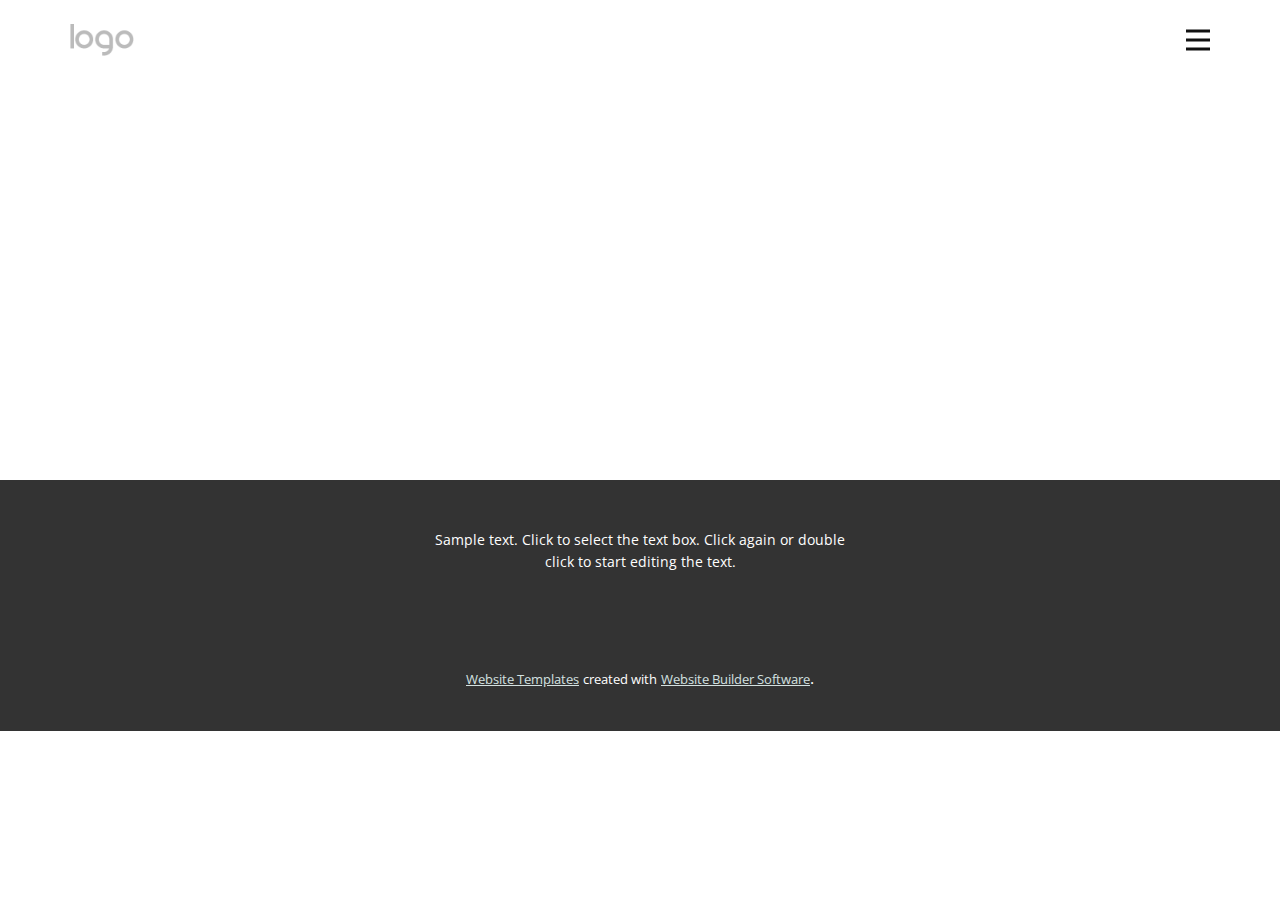
<file: Webseite/Kontakt.html>
<!DOCTYPE html>
<html style="font-size: 16px;" lang="de"><head>
    <meta name="viewport" content="width=device-width, initial-scale=1.0">
    <meta charset="utf-8">
    <meta name="keywords" content="">
    <meta name="description" content="">
    <title>Kontakt</title>
    <link rel="stylesheet" href="nicepage.css" media="screen">
<link rel="stylesheet" href="Kontakt.css" media="screen">
    <script class="u-script" type="text/javascript" src="jquery.js" defer=""></script>
    <script class="u-script" type="text/javascript" src="nicepage.js" defer=""></script>
    <meta name="generator" content="Nicepage 6.5.4, nicepage.com">
    <link id="u-theme-google-font" rel="stylesheet" href="https://fonts.googleapis.com/css?family=Playfair+Display:400,400i,500,500i,600,600i,700,700i,800,800i,900,900i|Open+Sans:300,300i,400,400i,500,500i,600,600i,700,700i,800,800i">
    
    
    
    <script type="application/ld+json">{
		"@context": "http://schema.org",
		"@type": "Organization",
		"name": "",
		"logo": "images/default-logo.png"
}</script>
    <meta name="theme-color" content="#476160">
    <meta property="og:title" content="Kontakt">
    <meta property="og:type" content="website">
  <meta data-intl-tel-input-cdn-path="intlTelInput/"></head>
  <body data-path-to-root="./" data-include-products="false" class="u-body u-xl-mode" data-lang="de"><header class="u-clearfix u-header u-header" id="sec-a7b1"><div class="u-clearfix u-sheet u-valign-middle u-sheet-1">
        <a href="https://nicepage.com" class="u-image u-logo u-image-1">
          <img src="images/default-logo.png" class="u-logo-image u-logo-image-1">
        </a>
        <nav class="u-menu u-menu-hamburger u-offcanvas u-menu-1" data-responsive-from="XL">
          <div class="menu-collapse" style="font-size: 1rem; letter-spacing: 0px;" wfd-invisible="true">
            <a class="u-button-style u-custom-left-right-menu-spacing u-custom-padding-bottom u-custom-top-bottom-menu-spacing u-nav-link u-text-active-palette-1-base u-text-hover-palette-2-base" href="#">
              <svg class="u-svg-link" viewBox="0 0 24 24"><use xmlns:xlink="http://www.w3.org/1999/xlink" xlink:href="#menu-hamburger"></use></svg>
              <svg class="u-svg-content" version="1.1" id="menu-hamburger" viewBox="0 0 16 16" x="0px" y="0px" xmlns:xlink="http://www.w3.org/1999/xlink" xmlns="http://www.w3.org/2000/svg"><g><rect y="1" width="16" height="2"></rect><rect y="7" width="16" height="2"></rect><rect y="13" width="16" height="2"></rect>
</g></svg>
            </a>
          </div>
          <div class="u-nav-container">
            <ul class="u-nav u-unstyled u-nav-1"><li class="u-nav-item"><a class="u-button-style u-nav-link u-text-active-palette-1-base u-text-hover-palette-2-base" href="Startseite.html" style="padding: 10px 20px;">Startseite</a>
</li><li class="u-nav-item"><a class="u-button-style u-nav-link u-text-active-palette-1-base u-text-hover-palette-2-base" href="Über-uns.html" style="padding: 10px 20px;">Über uns</a>
</li><li class="u-nav-item"><a class="u-button-style u-nav-link u-text-active-palette-1-base u-text-hover-palette-2-base" href="Kontakt.html" style="padding: 10px 20px;">Kontakt</a>
</li></ul>
          </div>
          <div class="u-nav-container-collapse" wfd-invisible="true">
            <div class="u-black u-container-style u-inner-container-layout u-opacity u-opacity-95 u-sidenav">
              <div class="u-inner-container-layout u-sidenav-overflow">
                <div class="u-menu-close"></div>
                <ul class="u-align-center u-nav u-popupmenu-items u-unstyled u-nav-2"><li class="u-nav-item"><a class="u-button-style u-nav-link" href="Startseite.html" style="padding: 10px 20px;">Startseite</a>
</li><li class="u-nav-item"><a class="u-button-style u-nav-link" href="Über-uns.html" style="padding: 10px 20px;">Über uns</a>
</li><li class="u-nav-item"><a class="u-button-style u-nav-link" href="Kontakt.html" style="padding: 10px 20px;">Kontakt</a>
</li></ul>
              </div>
            </div>
            <div class="u-black u-menu-overlay u-opacity u-opacity-70" wfd-invisible="true"></div>
          </div>
        </nav>
      </div></header>
    <section class="u-clearfix u-section-1" id="sec-d45d">
      <div class="u-clearfix u-sheet u-sheet-1"></div>
    </section>
    
    
    
    <footer class="u-align-center u-clearfix u-footer u-grey-80 u-footer" id="sec-6c1d"><div class="u-clearfix u-sheet u-sheet-1">
        <p class="u-small-text u-text u-text-variant u-text-1">Sample text. Click to select the text box. Click again or double click to start editing the text.</p>
      </div></footer>
    <section class="u-backlink u-clearfix u-grey-80">
      <a class="u-link" href="https://nicepage.com/website-templates" target="_blank">
        <span>Website Templates</span>
      </a>
      <p class="u-text">
        <span>created with</span>
      </p>
      <a class="u-link" href="" target="_blank">
        <span>Website Builder Software</span>
      </a>. 
    </section>
  
</body></html>
</file>
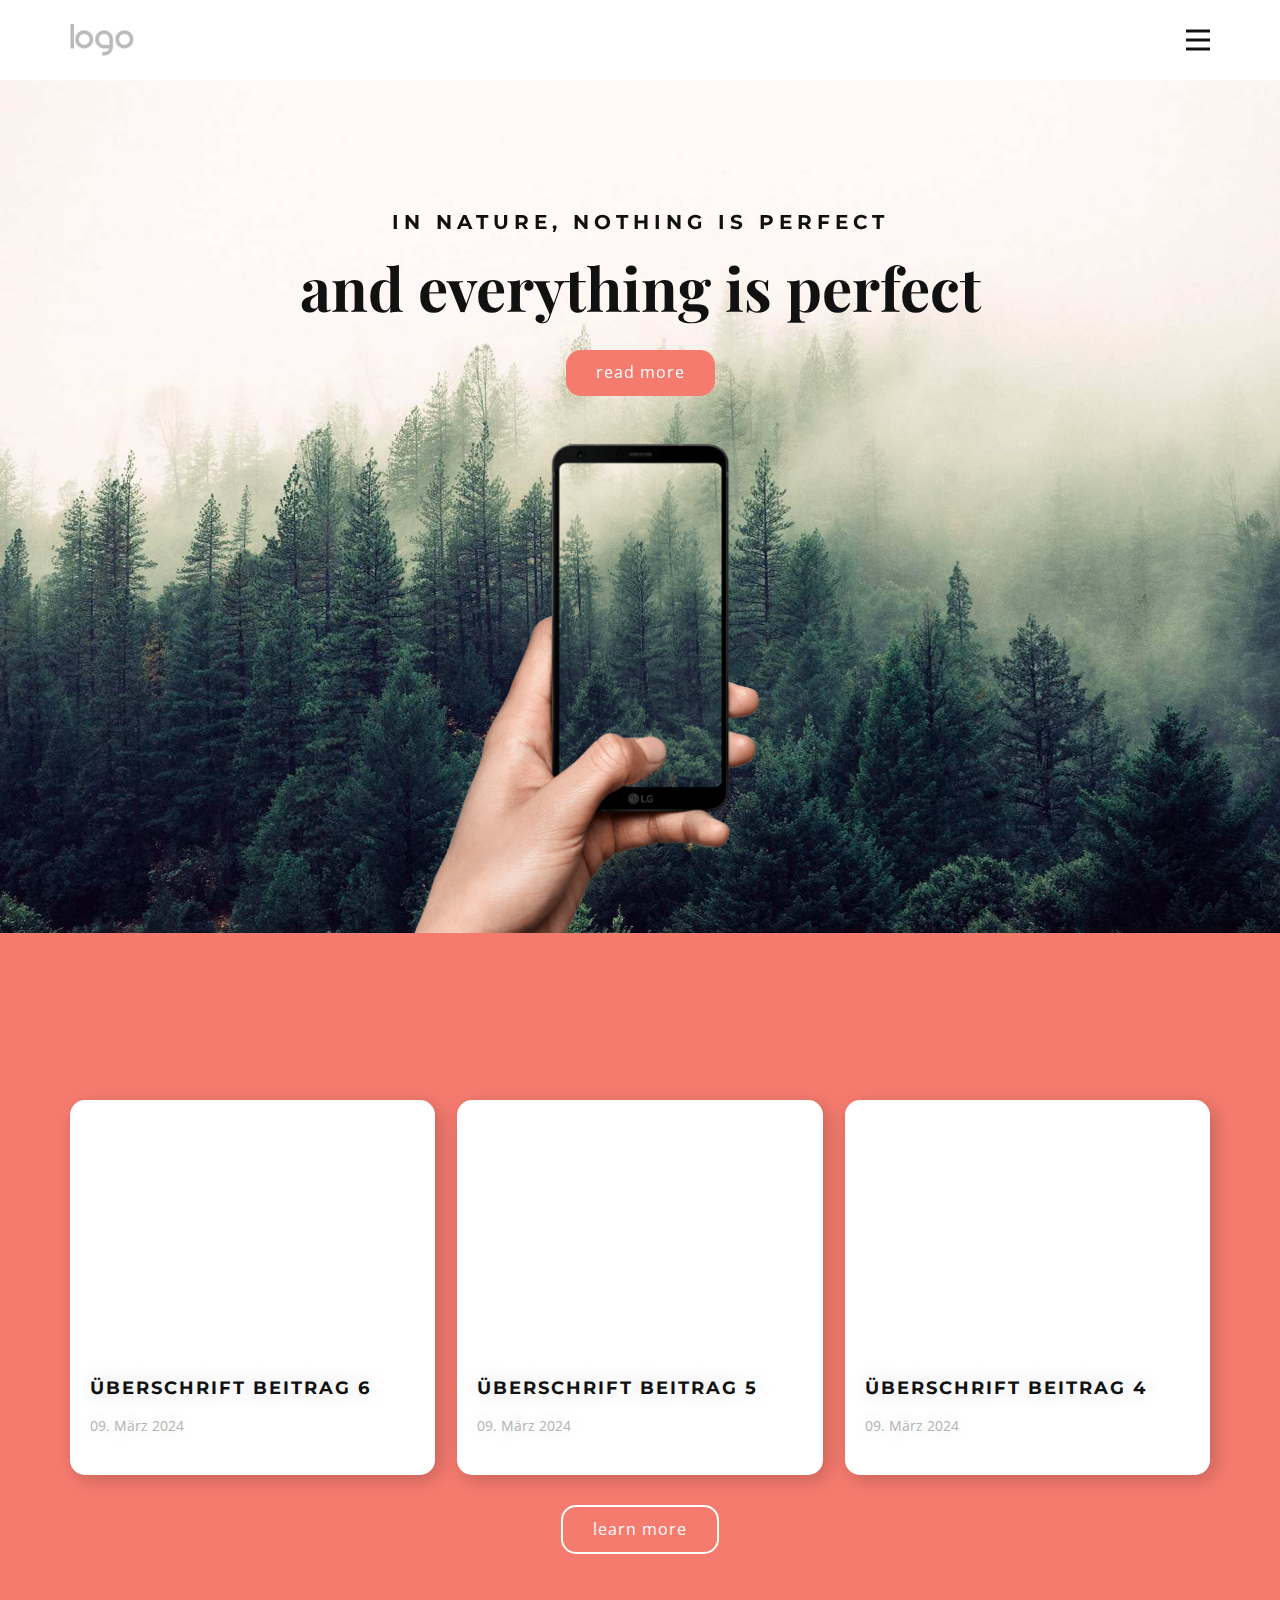
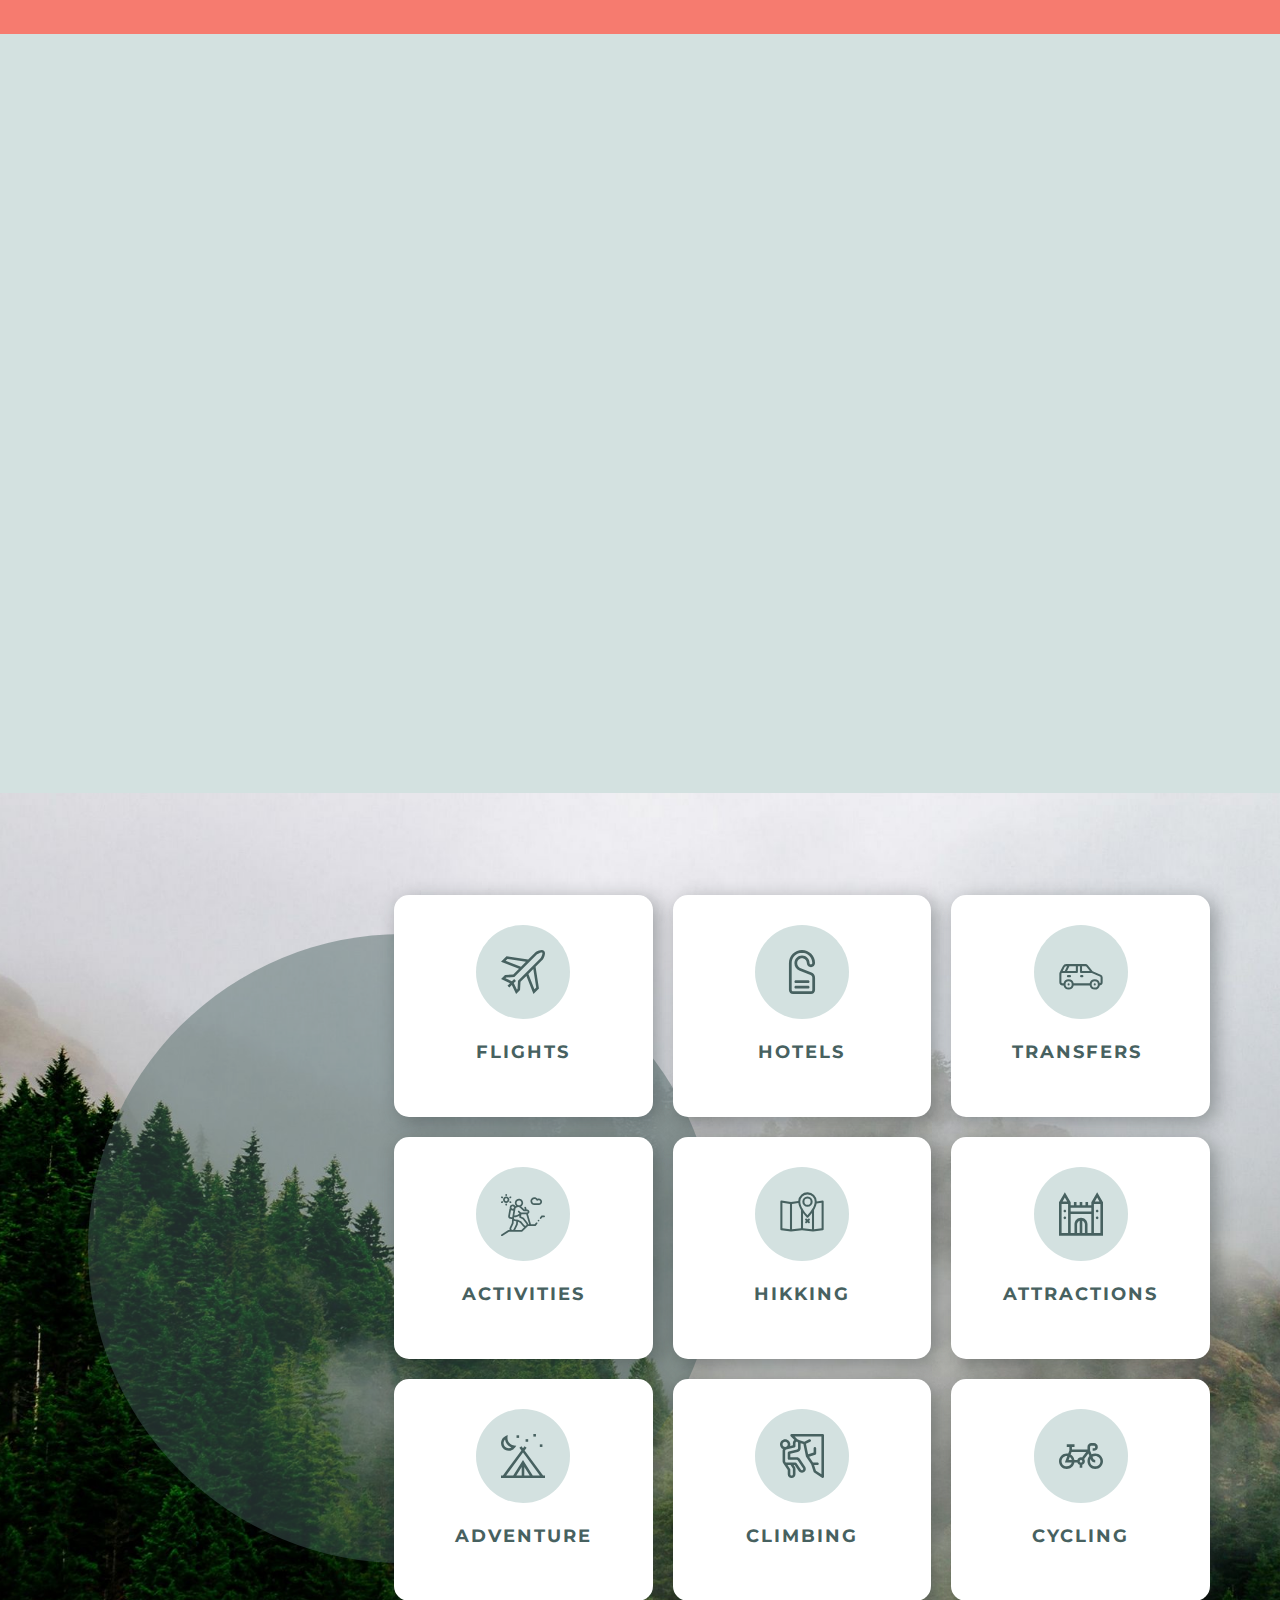
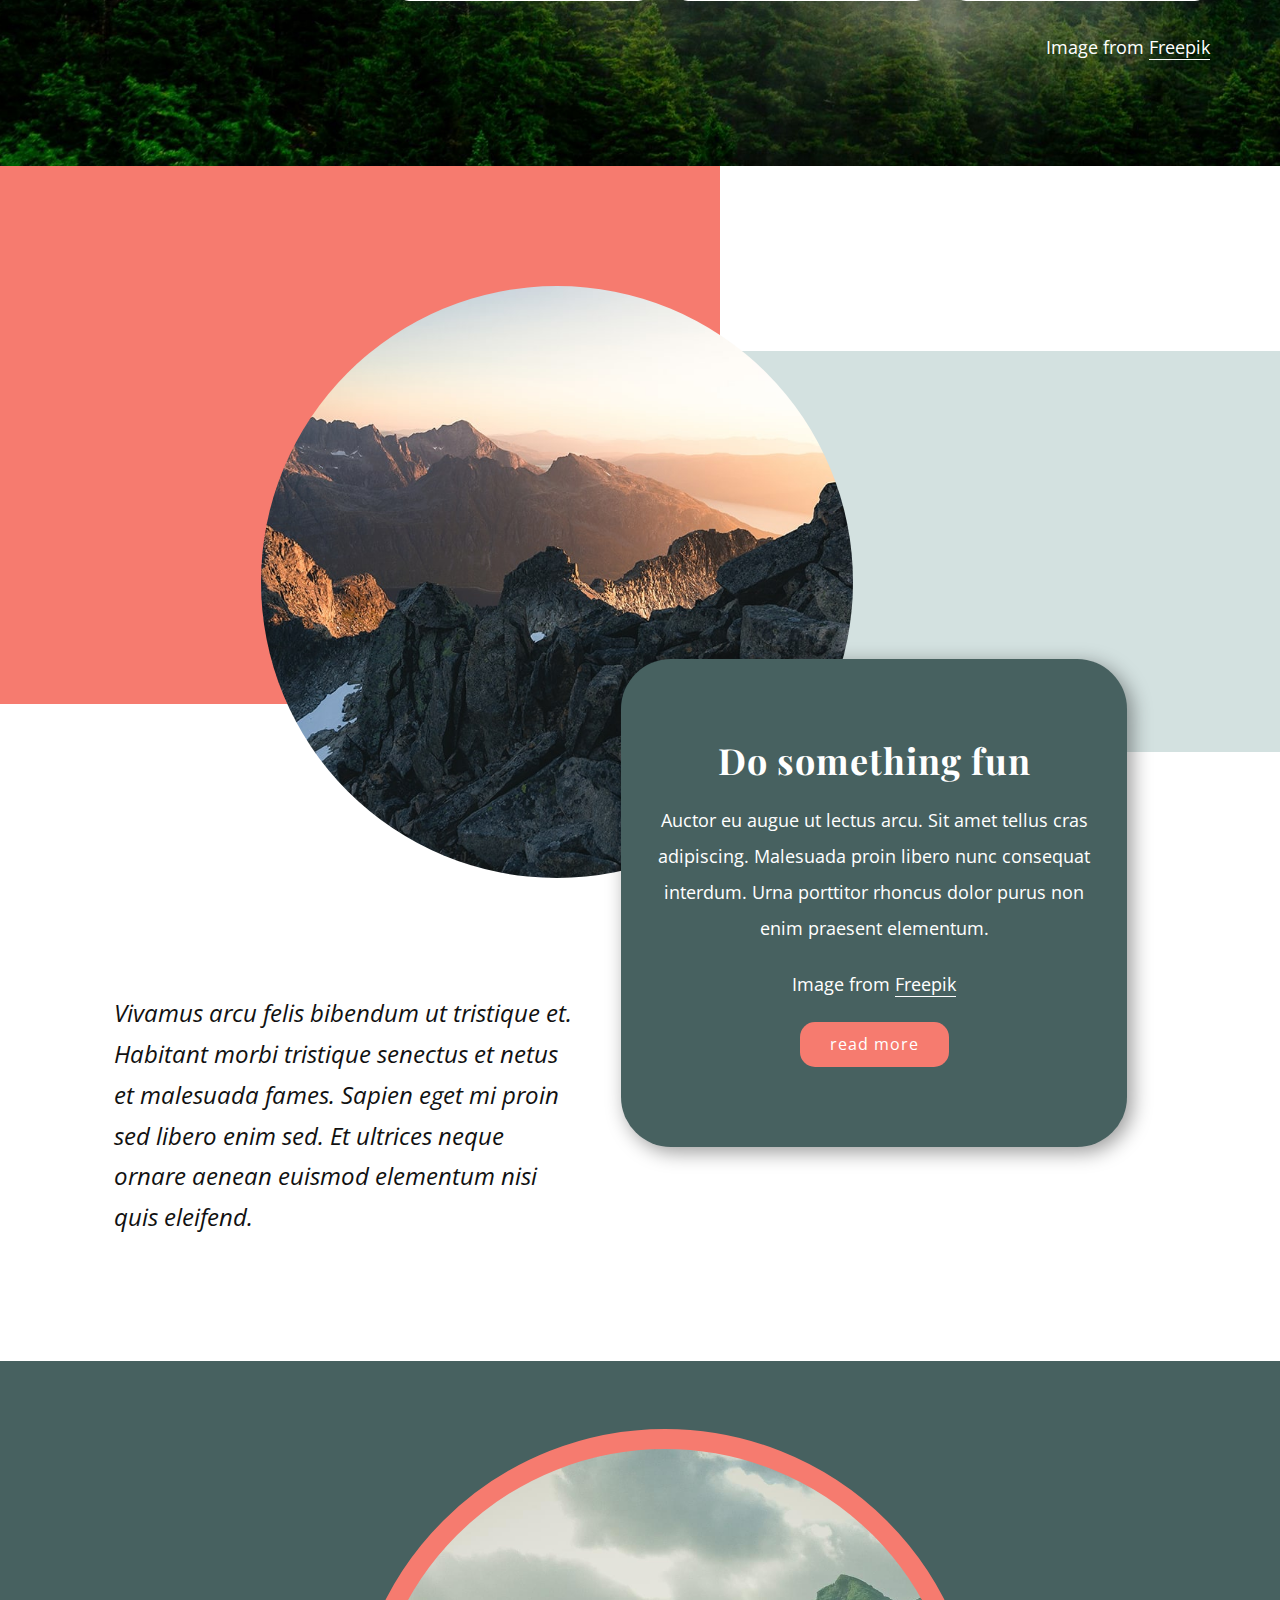
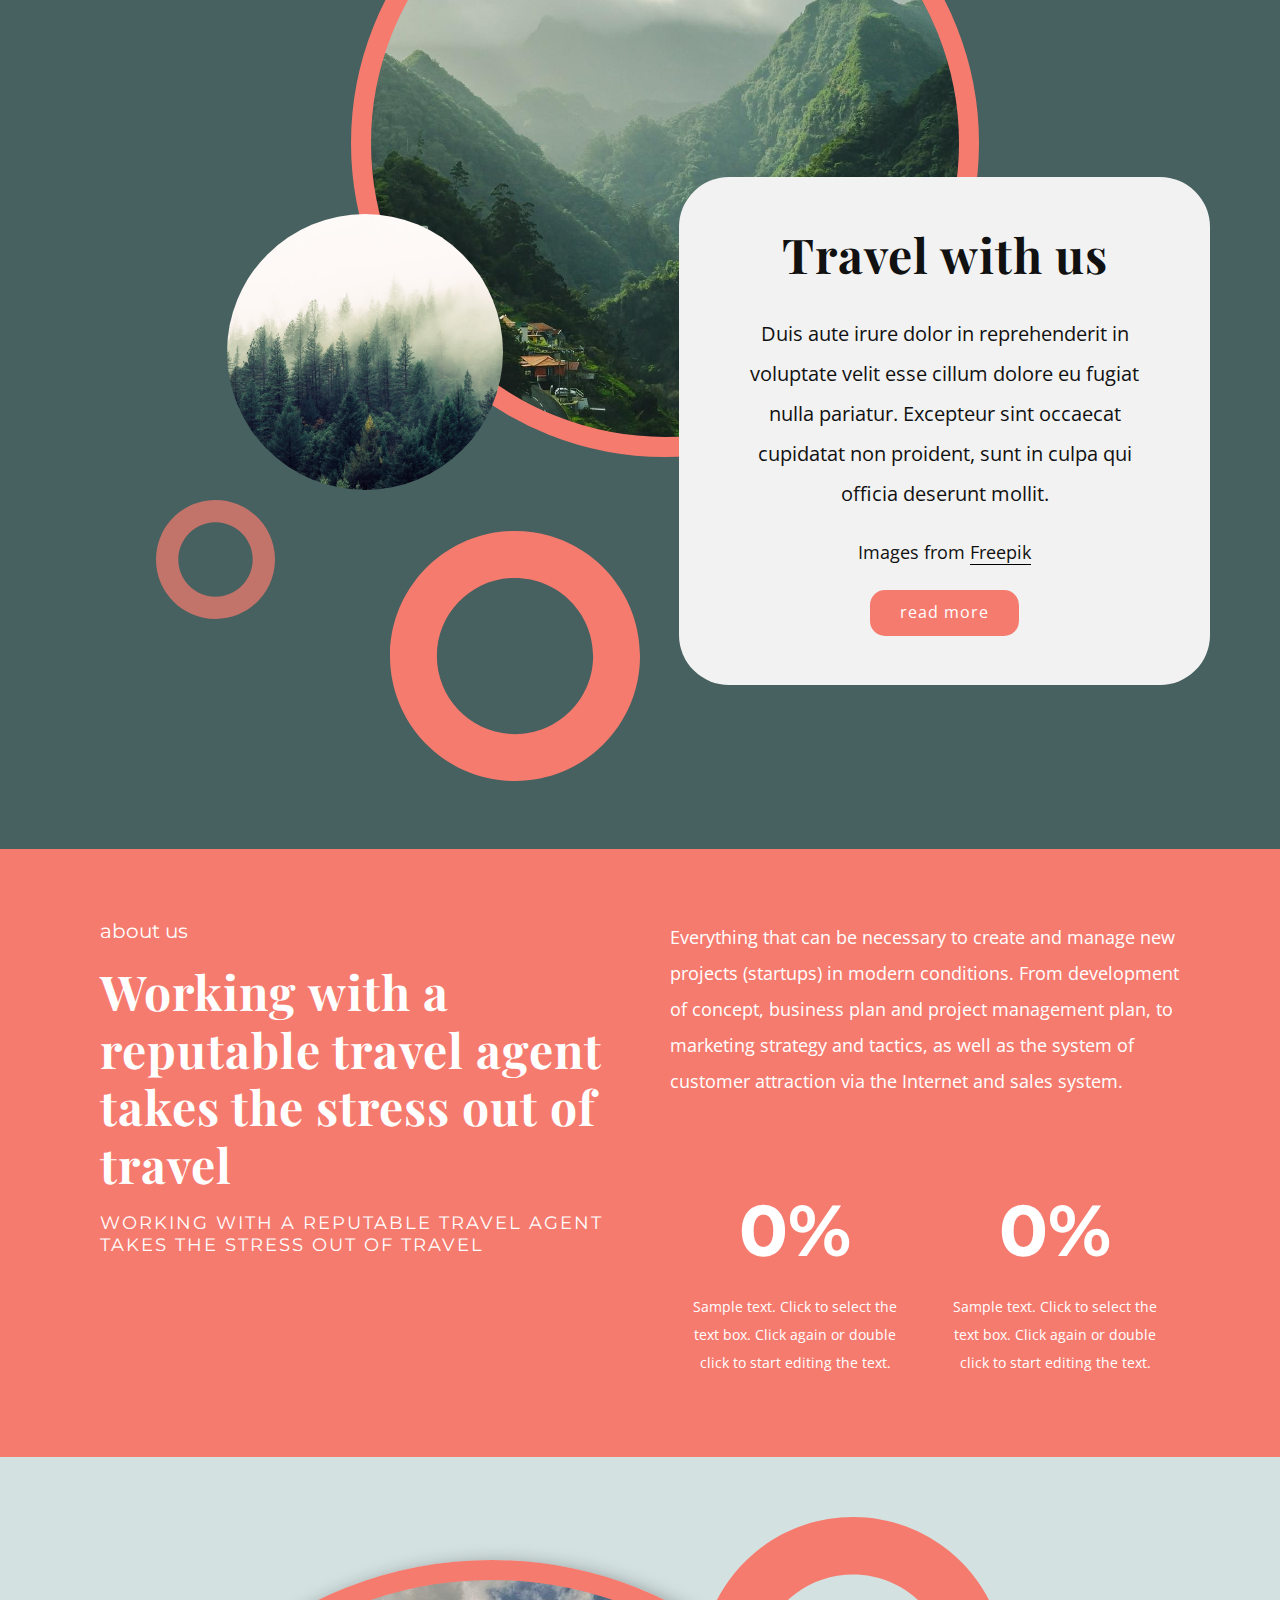
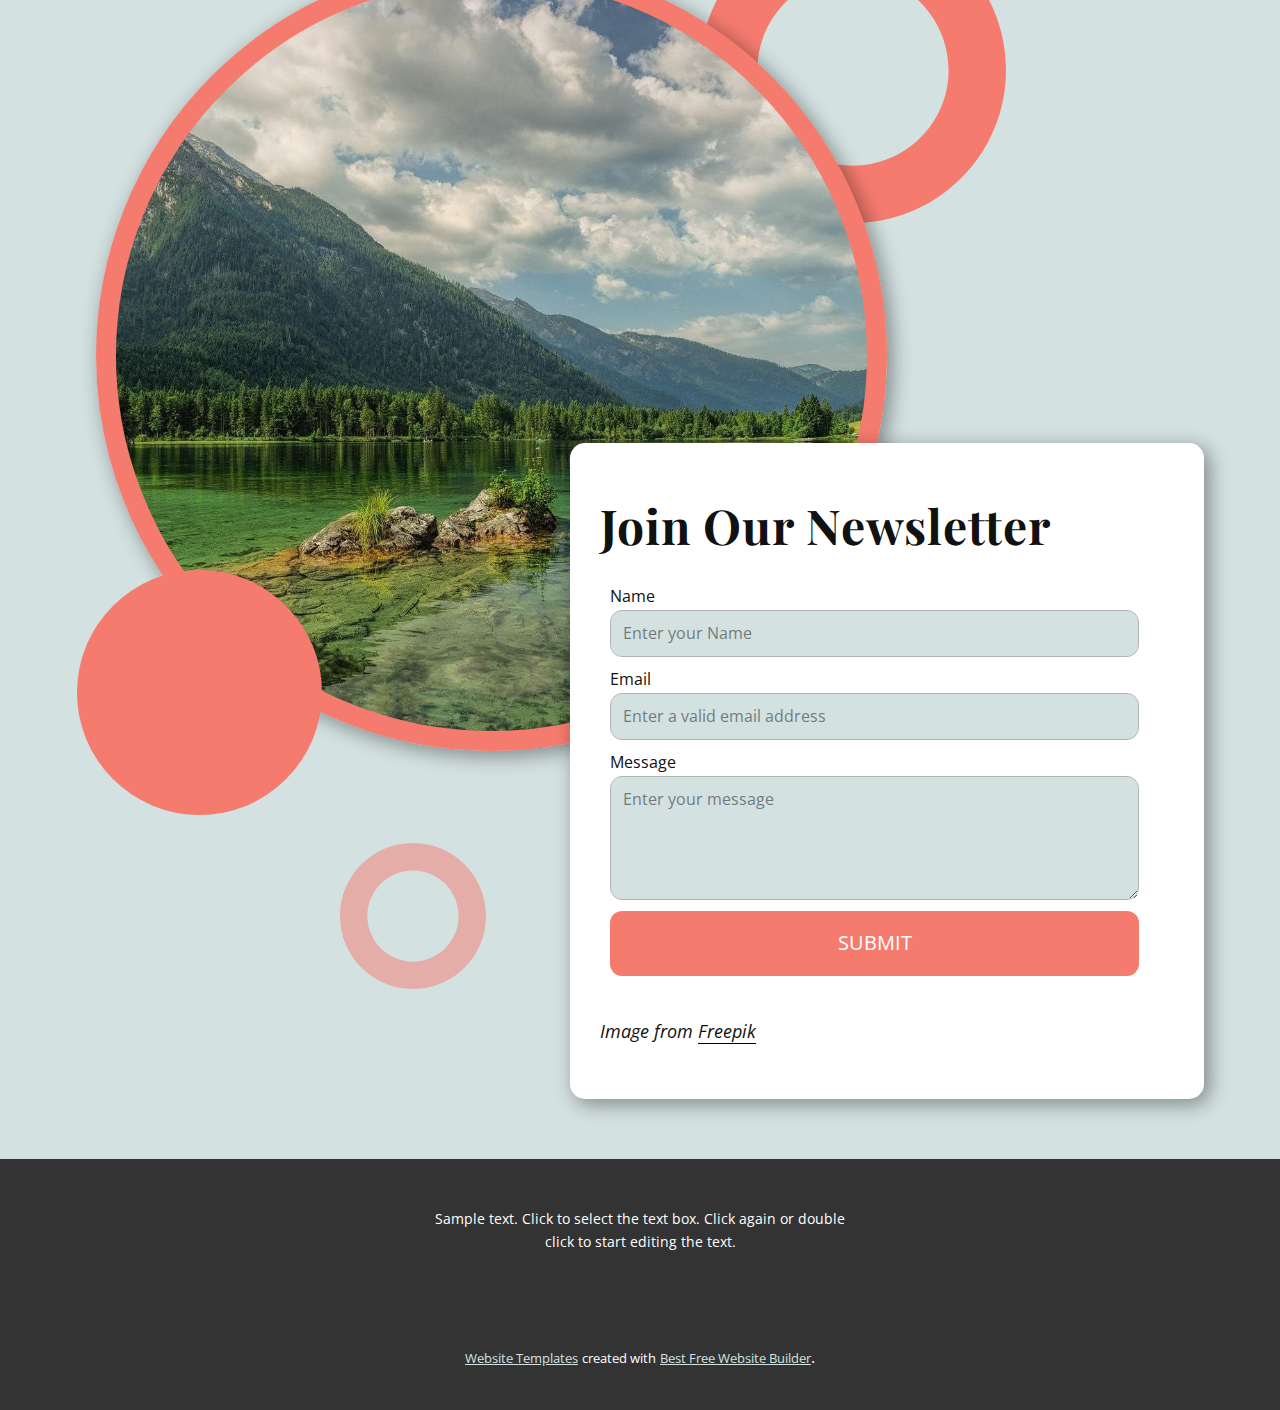
<file: Webseite/Startseite.html>
<!DOCTYPE html>
<html style="font-size: 16px;" lang="de"><head>
    <meta name="viewport" content="width=device-width, initial-scale=1.0">
    <meta charset="utf-8">
    <meta name="keywords" content="​and everything is perfect, Latest news, ​Travel with​ us, Do something fun, ​Travel with​ us, ​Working with a reputable travel agent takes the stress out of travel, ​Join Our Newsletter">
    <meta name="description" content="">
    <title>Startseite</title>
    <link rel="stylesheet" href="nicepage.css" media="screen">
<link rel="stylesheet" href="Startseite.css" media="screen">
    <script class="u-script" type="text/javascript" src="jquery.js" defer=""></script>
    <script class="u-script" type="text/javascript" src="nicepage.js" defer=""></script>
    <meta name="generator" content="Nicepage 6.5.4, nicepage.com">
    <meta name="referrer" content="origin">
    <link id="u-theme-google-font" rel="stylesheet" href="https://fonts.googleapis.com/css?family=Playfair+Display:400,400i,500,500i,600,600i,700,700i,800,800i,900,900i|Open+Sans:300,300i,400,400i,500,500i,600,600i,700,700i,800,800i">
    <link id="u-page-google-font" rel="stylesheet" href="https://fonts.googleapis.com/css?family=Montserrat:100,100i,200,200i,300,300i,400,400i,500,500i,600,600i,700,700i,800,800i,900,900i|Playfair+Display:400,400i,500,500i,600,600i,700,700i,800,800i,900,900i|Playfair+Display:400,400i,500,500i,600,600i,700,700i,800,800i,900,900i">
    
    
    
    
    
    
    
    
    
    
    <script type="application/ld+json">{
		"@context": "http://schema.org",
		"@type": "Organization",
		"name": "",
		"logo": "images/default-logo.png"
}</script>
    <meta name="theme-color" content="#476160">
    <meta property="og:title" content="Startseite">
    <meta property="og:type" content="website">
  <meta data-intl-tel-input-cdn-path="intlTelInput/"></head>
  <body data-path-to-root="./" data-include-products="false" class="u-body u-xl-mode" data-lang="de"><header class="u-clearfix u-header u-header" id="sec-a7b1"><div class="u-clearfix u-sheet u-valign-middle u-sheet-1">
        <a href="https://nicepage.com" class="u-image u-logo u-image-1">
          <img src="images/default-logo.png" class="u-logo-image u-logo-image-1">
        </a>
        <nav class="u-menu u-menu-hamburger u-offcanvas u-menu-1" data-responsive-from="XL">
          <div class="menu-collapse" style="font-size: 1rem; letter-spacing: 0px;" wfd-invisible="true">
            <a class="u-button-style u-custom-left-right-menu-spacing u-custom-padding-bottom u-custom-top-bottom-menu-spacing u-nav-link u-text-active-palette-1-base u-text-hover-palette-2-base" href="#">
              <svg class="u-svg-link" viewBox="0 0 24 24"><use xmlns:xlink="http://www.w3.org/1999/xlink" xlink:href="#menu-hamburger"></use></svg>
              <svg class="u-svg-content" version="1.1" id="menu-hamburger" viewBox="0 0 16 16" x="0px" y="0px" xmlns:xlink="http://www.w3.org/1999/xlink" xmlns="http://www.w3.org/2000/svg"><g><rect y="1" width="16" height="2"></rect><rect y="7" width="16" height="2"></rect><rect y="13" width="16" height="2"></rect>
</g></svg>
            </a>
          </div>
          <div class="u-nav-container">
            <ul class="u-nav u-unstyled u-nav-1"><li class="u-nav-item"><a class="u-button-style u-nav-link u-text-active-palette-1-base u-text-hover-palette-2-base" href="Startseite.html" style="padding: 10px 20px;">Startseite</a>
</li><li class="u-nav-item"><a class="u-button-style u-nav-link u-text-active-palette-1-base u-text-hover-palette-2-base" href="Über-uns.html" style="padding: 10px 20px;">Über uns</a>
</li><li class="u-nav-item"><a class="u-button-style u-nav-link u-text-active-palette-1-base u-text-hover-palette-2-base" href="Kontakt.html" style="padding: 10px 20px;">Kontakt</a>
</li></ul>
          </div>
          <div class="u-nav-container-collapse" wfd-invisible="true">
            <div class="u-black u-container-style u-inner-container-layout u-opacity u-opacity-95 u-sidenav">
              <div class="u-inner-container-layout u-sidenav-overflow">
                <div class="u-menu-close"></div>
                <ul class="u-align-center u-nav u-popupmenu-items u-unstyled u-nav-2"><li class="u-nav-item"><a class="u-button-style u-nav-link" href="Startseite.html" style="padding: 10px 20px;">Startseite</a>
</li><li class="u-nav-item"><a class="u-button-style u-nav-link" href="Über-uns.html" style="padding: 10px 20px;">Über uns</a>
</li><li class="u-nav-item"><a class="u-button-style u-nav-link" href="Kontakt.html" style="padding: 10px 20px;">Kontakt</a>
</li></ul>
              </div>
            </div>
            <div class="u-black u-menu-overlay u-opacity u-opacity-70" wfd-invisible="true"></div>
          </div>
        </nav>
      </div></header>
    <section class="u-align-center u-clearfix u-image u-section-1" id="carousel_bb64">
      <div class="u-clearfix u-sheet u-valign-bottom u-sheet-1">
        <h3 class="u-custom-font u-font-montserrat u-text u-text-default u-text-1" data-animation-name="customAnimationIn" data-animation-duration="1750" data-animation-delay="500"> In nature, nothing is perfect</h3>
        <h1 class="u-custom-font u-font-playfair-display u-text u-text-default u-title u-text-2" data-animation-name="customAnimationIn" data-animation-duration="1750" data-animation-delay="0"> and everything is perfect</h1>
        <a href="https://nicepage.com/k/shopping-cart-html-templates" class="u-active-palette-4-light-1 u-border-none u-btn u-btn-round u-button-style u-hover-palette-4-light-1 u-palette-4-base u-radius-15 u-btn-1" data-animation-name="customAnimationIn" data-animation-duration="1750" data-animation-delay="500">read more</a>
        <img src="images/d-min.png" alt="" class="u-image u-image-contain u-image-default u-image-1" data-image-width="939" data-image-height="1012">
      </div>
    </section>
    <section class="u-align-center u-clearfix u-palette-4-base u-section-2" id="carousel_be38">
      <div class="u-clearfix u-sheet u-valign-middle u-sheet-1">
        <h2 class="u-text u-text-default u-text-1" data-animation-name="customAnimationIn" data-animation-duration="1750" data-animation-delay="500">Latest news</h2><!--blog--><!--blog_options_json--><!--{"type":"Recent","source":"","tags":"","count":""}--><!--/blog_options_json-->
        <div class="u-blog u-expanded-width u-blog-1">
          <div class="u-list-control"></div>
          <div class="u-repeater u-repeater-1"><!--blog_post-->
            <div class="u-align-left u-blog-post u-container-style u-radius-15 u-repeater-item u-shape-round u-video-cover u-white u-repeater-item-1">
              <div class="u-container-layout u-similar-container u-valign-top-sm u-valign-top-xs u-container-layout-1">
                <a class="u-post-header-link" href="blog/beitrag-5.html"><!--blog_post_image-->
                  <img alt="" class="u-blog-control u-expanded-width-xs u-image u-image-default u-image-1" src="images/8ad73f3c.jpeg" data-image-width="567" data-image-height="696" data-animation-name="customAnimationIn" data-animation-duration="1750" data-animation-delay="500"><!--/blog_post_image-->
                </a><!--blog_post_header-->
                <h4 class="u-blog-control u-text u-text-body-color u-text-2">
                  <a class="u-post-header-link" href="blog/beitrag-5.html">Überschrift Beitrag 6</a>
                </h4><!--/blog_post_header--><!--blog_post_metadata-->
                <div class="u-blog-control u-metadata u-text-grey-30 u-metadata-1"><!--blog_post_metadata_date-->
                  <span class="u-meta-date u-meta-icon">09. März 2024</span><!--/blog_post_metadata_date--><!--blog_post_metadata_comments-->
                  <!--/blog_post_metadata_comments-->
                </div><!--/blog_post_metadata-->
              </div>
            </div><div class="u-align-left u-blog-post u-container-style u-radius-15 u-repeater-item u-shape-round u-video-cover u-white u-repeater-item-2">
              <div class="u-container-layout u-similar-container u-valign-top-sm u-valign-top-xs u-container-layout-2">
                <a class="u-post-header-link" href="blog/beitrag-4.html"><!--blog_post_image-->
                  <img alt="" class="u-blog-control u-expanded-width-xs u-image u-image-default u-image-2" src="images/68f64b9d.jpeg" data-image-width="567" data-image-height="696" data-animation-name="customAnimationIn" data-animation-duration="1750" data-animation-delay="500"><!--/blog_post_image-->
                </a><!--blog_post_header-->
                <h4 class="u-blog-control u-text u-text-body-color u-text-3">
                  <a class="u-post-header-link" href="blog/beitrag-4.html">Überschrift Beitrag 5</a>
                </h4><!--/blog_post_header--><!--blog_post_metadata-->
                <div class="u-blog-control u-metadata u-text-grey-30 u-metadata-2"><!--blog_post_metadata_date-->
                  <span class="u-meta-date u-meta-icon">09. März 2024</span><!--/blog_post_metadata_date--><!--blog_post_metadata_comments-->
                  <!--/blog_post_metadata_comments-->
                </div><!--/blog_post_metadata-->
              </div>
            </div><div class="u-align-left u-blog-post u-container-style u-radius-15 u-repeater-item u-shape-round u-video-cover u-white u-repeater-item-3">
              <div class="u-container-layout u-similar-container u-valign-top-sm u-valign-top-xs u-container-layout-3">
                <a class="u-post-header-link" href="blog/beitrag-3.html"><!--blog_post_image-->
                  <img alt="" class="u-blog-control u-expanded-width-xs u-image u-image-default u-image-3" src="images/0fd3416c.jpeg" data-animation-name="customAnimationIn" data-animation-duration="1750" data-animation-delay="500"><!--/blog_post_image-->
                </a><!--blog_post_header-->
                <h4 class="u-blog-control u-text u-text-body-color u-text-4">
                  <a class="u-post-header-link" href="blog/beitrag-3.html">Überschrift Beitrag 4</a>
                </h4><!--/blog_post_header--><!--blog_post_metadata-->
                <div class="u-blog-control u-metadata u-text-grey-30 u-metadata-3"><!--blog_post_metadata_date-->
                  <span class="u-meta-date u-meta-icon">09. März 2024</span><!--/blog_post_metadata_date--><!--blog_post_metadata_comments-->
                  <!--/blog_post_metadata_comments-->
                </div><!--/blog_post_metadata-->
              </div>
            </div><!--/blog_post--><!--blog_post-->
            <!--/blog_post--><!--blog_post-->
            <!--/blog_post-->
          </div>
          <div class="u-list-control"></div>
        </div><!--/blog-->
        <a href="https://nicepage.me" class="u-active-white u-border-2 u-border-active-white u-border-hover-white u-border-white u-btn u-btn-round u-button-style u-hover-white u-none u-radius-15 u-text-active-palette-4-base u-text-body-alt-color u-text-hover-palette-4-base u-btn-1">learn more</a>
      </div>
    </section>
    <section class="u-clearfix u-palette-1-light-2 u-section-3" id="carousel_168a">
      <div class="u-clearfix u-sheet u-valign-middle u-sheet-1">
        <div class="u-align-left u-container-style u-group u-radius-50 u-shape-round u-white u-group-1" data-animation-name="customAnimationIn" data-animation-duration="1750" data-animation-delay="500">
          <div class="u-container-layout u-valign-middle u-container-layout-1">
            <h2 class="u-text u-text-default u-text-1"> Travel with<span style="font-size: 1.875rem;"></span> us
            </h2>
            <p class="u-text u-text-default u-text-2"> Duis aute irure dolor in reprehenderit in voluptate velit esse cillum dolore eu fugiat nulla pariatur. Excepteur sint occaecat cupidatat non proident, sunt in culpa qui officia deserunt mollit anim id est laborum.</p>
            <a href="https://nicepage.studio" class="u-active-palette-4-light-1 u-btn u-btn-round u-button-style u-hover-palette-4-light-1 u-palette-4-base u-radius-15 u-btn-1">learn more</a>
          </div>
        </div>
        <div alt="" class="u-image u-image-circle u-image-1" data-image-width="1470" data-image-height="980" data-animation-name="customAnimationIn" data-animation-duration="1750" data-animation-delay="500"></div>
        <div class="u-palette-4-base u-shape u-shape-circle u-shape-1" data-animation-name="fadeIn" data-animation-duration="1000" data-animation-direction="Left"></div>
      </div>
    </section>
    <section class="u-clearfix u-image u-section-4" id="carousel_adab" data-image-width="1980" data-image-height="1320">
      <div class="u-clearfix u-sheet u-valign-middle-md u-valign-middle-sm u-valign-middle-xl u-sheet-1">
        <div class="u-opacity u-opacity-45 u-palette-1-base u-shape u-shape-circle u-shape-1"></div>
        <div class="u-list u-list-1">
          <div class="u-repeater u-repeater-1">
            <div class="u-align-center u-container-style u-list-item u-radius-15 u-repeater-item u-shape-round u-video-cover u-white u-list-item-1">
              <div class="u-container-layout u-similar-container u-valign-top u-container-layout-1"><span class="u-icon u-icon-circle u-palette-1-light-2 u-text-palette-1-base u-icon-1"><svg class="u-svg-link" preserveAspectRatio="xMidYMin slice" viewBox="0 0 512 512" style=""><use xmlns:xlink="http://www.w3.org/1999/xlink" xlink:href="#svg-d9e1"></use></svg><svg class="u-svg-content" viewBox="0 0 512 512" x="0px" y="0px" id="svg-d9e1" style="enable-background:new 0 0 512 512;"><g><g><path d="M501.905,10.593C489.743-1.57,468.721-2.766,441.099,7.133c-18.995,6.81-38.919,18.222-48.451,27.754l-76.55,76.55    L64.116,71.859L0,135.975l209.501,82.059l-67.266,67.266l-95.472,5.591L0.984,336.67l103.609,49.994L75.567,415.69l21.24,21.24    l28.987-28.987l50.043,103.56l45.768-45.769l5.592-95.472l68.395-68.395l82.043,209.459l64.115-64.116l-39.57-251.933    l75.43-75.431c9.532-9.531,20.945-29.455,27.755-48.451C515.264,43.781,514.068,22.754,501.905,10.593z M53.706,124.751    l20.846-20.846l215.268,33.811l-57.136,57.136L53.706,124.751z M409.705,436.776l-20.845,20.846l-70.087-178.935l57.128-57.128    L409.705,436.776z M477.088,61.262c-5.739,16.012-15.224,31.853-20.718,37.347L197.88,357.101l-5.592,95.472l-7.797,7.797    l-36.202-74.918l26.113-26.113l-21.24-21.24l-26.07,26.068L52.137,328l7.788-7.788l95.472-5.591L413.888,56.128    c5.495-5.495,21.336-14.977,37.348-20.718c18.176-6.516,27.82-5.186,29.429-3.577C482.272,33.441,483.604,43.083,477.088,61.262z"></path>
</g>
</g></svg></span>
                <h4 class="u-text u-text-1">Flights</h4>
              </div>
            </div>
            <div class="u-align-center u-container-style u-list-item u-radius-15 u-repeater-item u-shape-round u-video-cover u-white u-list-item-2">
              <div class="u-container-layout u-similar-container u-valign-top u-container-layout-2"><span class="u-icon u-icon-circle u-palette-1-light-2 u-text-palette-1-base u-icon-2"><svg class="u-svg-link" preserveAspectRatio="xMidYMin slice" viewBox="0 0 512.034 512.034" style=""><use xmlns:xlink="http://www.w3.org/1999/xlink" xlink:href="#svg-43ca"></use></svg><svg class="u-svg-content" viewBox="0 0 512.034 512.034" id="svg-43ca"><g><path d="m360.017 512.034h-208c-26.467 0-48-21.533-48-48v-312c0-40.605 15.81-78.777 44.517-107.484 59.395-59.396 155.563-59.405 214.967 0 28.407 28.407 44.215 66.172 44.512 106.339.199 26.869-21.144 48.915-47.575 49.142-26.798.172-48.42-21.36-48.42-47.998 0-31.252-25.551-56.22-56.194-56-45.531.161-72.238 52.974-44.564 93.296 7.356 10.705 17.652 18.83 29.77 23.489l125.962 48.452c24.539 9.437 41.026 33.441 41.026 59.733v143.03c-.001 26.468-21.534 48.001-48.001 48.001zm-104-480c-66.329 0-120 53.66-120 120v312c0 8.822 7.178 16 16 16h208c8.822 0 16-7.178 16-16v-143.03c0-13.146-8.244-25.147-20.513-29.866l-125.961-48.45c-38.879-14.948-62.414-52.704-61.513-90.975.733-48.068 39.455-87.506 87.681-87.678 48.814-.227 88.307 39.408 88.307 88 0 8.999 7.383 16.11 16.145 15.999 8.66-.074 15.919-7.817 15.852-16.907-.487-65.765-53.83-119.093-119.998-119.093z"></path><path d="m327.017 384.034h-143c-8.836 0-16-7.164-16-16s7.164-16 16-16h143c8.836 0 16 7.164 16 16s-7.163 16-16 16z"></path><path d="m327.017 448.034h-143c-8.836 0-16-7.164-16-16s7.164-16 16-16h143c8.836 0 16 7.164 16 16s-7.163 16-16 16z"></path>
</g></svg></span>
                <h4 class="u-text u-text-2">Hotels</h4>
              </div>
            </div>
            <div class="u-align-center u-container-style u-list-item u-radius-15 u-repeater-item u-shape-round u-video-cover u-white u-list-item-3">
              <div class="u-container-layout u-similar-container u-valign-top u-container-layout-3"><span class="u-icon u-icon-circle u-palette-1-light-2 u-text-palette-1-base u-icon-3"><svg class="u-svg-link" preserveAspectRatio="xMidYMin slice" viewBox="0 0 512 512" style=""><use xmlns:xlink="http://www.w3.org/1999/xlink" xlink:href="#svg-63c2"></use></svg><svg class="u-svg-content" viewBox="0 0 512 512" id="svg-63c2"><g id="_02-car"><g id="linear_color"><path d="M484.973,287.049l-93.5-40.877L335.52,177.311A35.824,35.824,0,0,0,307.58,164H83.78a43.76,43.76,0,0,0-39.353,24.323L8.642,259.884A44.279,44.279,0,0,0,4,279.55V376a36.04,36.04,0,0,0,36,36H53.207a60.006,60.006,0,0,0,117.586,0H357.208a60,60,0,0,0,117.606-.12A36.041,36.041,0,0,0,508,376V320.63A36.168,36.168,0,0,0,484.973,287.049ZM316.887,192.438,358.786,244H268V188h39.58A11.927,11.927,0,0,1,316.887,192.438ZM196,188v56H94.08l26.909-56ZM65.893,199.057A19.891,19.891,0,0,1,83.78,188H94.362L67.453,244H43.418ZM112,436a36,36,0,1,1,36-36A36.04,36.04,0,0,1,112,436Zm304,0a36,36,0,1,1,36-36A36.04,36.04,0,0,1,416,436Zm68-60a12.013,12.013,0,0,1-9.278,11.677A60,60,0,0,0,357.208,388H170.793a60.006,60.006,0,0,0-117.586,0H40a12.013,12.013,0,0,1-12-12V279.55a20.147,20.147,0,0,1,2.113-8.943l1.3-2.607H208a12,12,0,0,0,12-12V188h24v68a12,12,0,0,0,12,12H381.491l94.132,41.155q.294.129.594.241A12.053,12.053,0,0,1,484,320.63Z"></path><circle cx="112" cy="400" r="12"></circle><circle cx="416" cy="400" r="12"></circle><path d="M272,292H257a12,12,0,0,0,0,24h15a12,12,0,0,0,0-24Z"></path><path d="M128,292H104a12,12,0,0,0,0,24h24a12,12,0,0,0,0-24Z"></path>
</g>
</g></svg></span>
                <h4 class="u-text u-text-3">Transfers&nbsp;<br>
                </h4>
              </div>
            </div>
            <div class="u-align-center u-container-style u-list-item u-radius-15 u-repeater-item u-shape-round u-video-cover u-white u-list-item-4">
              <div class="u-container-layout u-similar-container u-valign-top u-container-layout-4"><span class="u-icon u-icon-circle u-palette-1-light-2 u-text-palette-1-base u-icon-4"><svg class="u-svg-link" preserveAspectRatio="xMidYMin slice" viewBox="0 -11 512.00039 512" style=""><use xmlns:xlink="http://www.w3.org/1999/xlink" xlink:href="#svg-c652"></use></svg><svg class="u-svg-content" viewBox="0 -11 512.00039 512" id="svg-c652"><path d="m502 251.8125h-25.222656c-3.082032 0-5.992188 1.421875-7.886719 3.851562l-15.210937 19.503907c-3.398438 4.355469-2.621094 10.636719 1.734374 14.035156 1.828126 1.425781 3.992188 2.113281 6.144532 2.113281 2.976562 0 5.917968-1.320312 7.890625-3.847656l12.210937-15.652344h20.339844c5.523438 0 10-4.476562 10-10 0-5.523437-4.476562-10.003906-10-10.003906zm0 0"></path><path d="m420.53125 333.921875c-4.355469-3.394531-10.636719-2.621094-14.035156 1.734375l-14.0625 18.03125h-43.78125l-34.96875-119.8125c10.195312-3.878906 17.457031-13.75 17.457031-25.289062 0-14.914063-12.132813-27.050782-27.050781-27.050782h-5.683594l-7.246094-24.832031c-1.550781-5.300781-7.105468-8.34375-12.402344-6.796875-5.300781 1.546875-8.34375 7.097656-6.796874 12.398438l5.613281 19.230468h-5.332031l-37.152344-35.457031c.789062-.496094 1.574218-1.007813 2.339844-1.550781 10.574218-7.484375 17.597656-18.636719 19.777343-31.40625 2.183594-12.765625-.738281-25.617188-8.222656-36.1875-7.484375-10.574219-18.636719-17.59375-31.40625-19.777344-26.355469-4.507812-51.460937 13.273438-55.964844 39.628906-2.71875 15.898438 2.683594 31.339844 13.179688 42.082032-2.785157 1.308593-5.402344 2.832031-7.835938 4.550781-4.6875-9.796875-13.753906-17.273438-25.054687-19.300781-8.984375-1.609376-18.050782.40625-25.535156 5.683593-7.648438 5.394531-12.722657 13.511719-14.277344 22.855469-1 5.996094-.425782 11.910156 1.417968 17.300781-.488281.234375-.960937.496094-1.40625.808594-2.179687 1.523437-3.664062 3.855469-4.121093 6.480469l-14.050781 80.671875c-2.527344 14.53125 6.828124 28.402343 20.855468 30.914062l16.839844 3.019531c1.519531.273438 3.027344.40625 4.519531.40625 1.121094 0 2.222657-.097656 3.3125-.242187l-3.117187 47.859375-24.269532 50.058594c-2.300781 4.753906-3.46875 9.835937-3.46875 15.097656 0 5.128906 1.171876 10.109375 3.28125 14.625h-11.609374c-1.90625 0-3.773438.546875-5.378907 1.570312l-80.269531 51.1875c-4.65625 2.96875-6.023438 9.152344-3.054688 13.808594 1.90625 2.988282 5.140626 4.625 8.441407 4.625 1.839843 0 3.699219-.507812 5.367187-1.570312l77.808594-49.621094h38.078125c.652344.039062 1.300781.058594 1.949219.058594.539062 0 1.074218-.03125 1.609375-.058594h106.625c2.5625 0 5.027343-.984375 6.886719-2.75l66.535156-63.214844h26.21875.058594.035156 56.132812c3.078125 0 5.988282-1.421875 7.882813-3.851562l17.066406-21.878906c3.398437-4.359376 2.621094-10.640626-1.734375-14.039063zm-250.183594-36.785156c-3.871094-.664063-8.15625-.949219-11.675781-2.800781-6.222656-3.277344-9.378906-10.222657-8.226563-17.0625.320313-1.894532.648438-3.792969.972657-5.6875 29.007812-1.347657 49.246093-9.503907 62.804687-18.207032l-2.34375 13.71875c-.75 4.394532 1.5 8.757813 5.515625 10.695313l35.597657 17.152343 41.363281 52.214844c5.023437 6.34375 3.953125 15.589844-2.390625 20.613282-6.339844 5.023437-15.585938 3.949218-20.609375-2.390626l-35.75-45.125c-.9375-1.1875-2.136719-2.144531-3.496094-2.800781l-30.128906-14.519531c-.84375-.40625-1.738281-.691406-2.65625-.847656zm139.683594 37.605469-42.796875-54.027344c-.703125-.882813-1.542969-1.632813-2.480469-2.226563-.328125-.207031-.675781-.402343-1.035156-.574219l-30.855469-14.871093 4.683594-27.40625h55.816406l34.453125 118.050781h-10.398437c-.488281-6.6875-2.914063-13.304688-7.386719-18.945312zm-41.792969-133.207032h22.605469c.019531 0 .039062.003906.058594.003906.011718 0 .023437-.003906.035156-.003906h13.152344c3.890625 0 7.050781 3.164063 7.050781 7.050782 0 3.886718-3.160156 7.050781-7.050781 7.050781h-3.039063c-.011719 0-.023437 0-.03125 0h-68.195312l-20.21875-17.425781c-4.1875-3.601563-10.5-3.132813-14.105469 1.050781-3.605469 4.183593-3.136719 10.496093 1.046875 14.101562l15.816406 13.628907c-7.914062 8.21875-25.972656 21.757812-60.484375 24.351562l3.675782-21.503906 6.945312-40.617188c.003906-.027344.003906-.054687.007812-.082031l2.058594-12.046875c1.996094-11.667969 11.949219-23.921875 33.859375-23.921875.503907 0 1.011719.007813 1.53125.019531.082031.003906.167969.003906.25.003906 6.859375 0 13.023438 2.367188 17.347657 6.660157.128906.128906.261718.253906.394531.375l40.382812 38.539062c1.863281 1.777344 4.335938 2.765625 6.90625 2.765625zm-86.910156-101.382812c2.371094-13.867188 14.445313-23.691406 28.066406-23.691406 1.589844 0 3.199219.132812 4.816407.410156 7.5 1.28125 14.050781 5.40625 18.449218 11.617187 4.398438 6.210938 6.117188 13.765625 4.832032 21.265625-2.367188 13.867188-14.445313 23.695313-28.066407 23.691406-1.589843 0-3.199219-.132812-4.816406-.410156-15.484375-2.644531-25.929687-17.398437-23.28125-32.882812zm-59.511719 55.792968c.671875-4.03125 2.828125-7.511718 6.074219-9.800781 2.390625-1.683593 5.167969-2.5625 8.011719-2.5625.820312 0 1.644531.074219 2.46875.222657 7.914062 1.417968 13.234375 9.265624 11.863281 17.488281-.671875 4.03125-2.832031 7.511719-6.078125 9.800781-3.078125 2.171875-6.796875 3-10.476562 2.34375-7.914063-1.421875-13.238282-9.269531-11.863282-17.492188zm3.339844 116.222657-16.839844-3.023438c-3.230468-.578125-5.332031-4.078125-4.683594-7.800781l12.324219-70.765625 28.152344 5.050781-4.746094 27.773438-7.5625 44.21875c-.992187 3.070312-3.84375 5.046875-6.644531 4.546875zm1.714844 146.082031c-5.101563-2.472656-8.269532-7.539062-8.269532-13.222656 0-2.21875.496094-4.367188 1.46875-6.375l25.117188-51.8125c.566406-1.160156.898438-2.421875.980469-3.710938l2.066406-31.691406c7.539063 4.320312 16.527344 5.03125 24.957031 6.476562 1.585938.269532 3.171875.542969 4.757813.8125l-2.25 32.429688-29.226563 60.292969c-2.355468 4.855469-7.058594 7.816406-12.089844 8.207031h-2.269531c-1.773437-.140625-3.546875-.585938-5.242187-1.40625zm110.582031 1.40625h-72.734375l29.820312-61.515625c.207032-.425781.378907-.859375.523438-1.304687.242188-.753907.398438-1.550782.457031-2.375l2.175781-31.386719 23.660157 11.402343 34.324219 43.324219c3.945312 4.980469 8.996093 8.578125 14.527343 10.734375zm0 0"></path><path d="m388.351562 129.78125h51.164063c21.171875 0 38.398437-17.226562 38.398437-38.402344 0-21.171875-17.226562-38.398437-38.398437-38.398437-5.113281 0-10.144531 1.023437-14.804687 2.96875-8.554688-11.125-21.910157-17.902344-36.359376-17.902344-25.292968 0-45.867187 20.574219-45.867187 45.867187 0 12.25 4.769531 23.769532 13.433594 32.433594 8.664062 8.664063 20.179687 13.433594 32.433593 13.433594zm0-71.734375c10.304688 0 19.621094 6.109375 23.734376 15.570313 1.257812 2.894531 3.808593 5.027343 6.882812 5.75 3.070312.71875 6.304688-.050782 8.722656-2.082032 3.351563-2.816406 7.4375-4.304687 11.824219-4.304687 10.144531 0 18.398437 8.253906 18.398437 18.398437 0 10.148438-8.253906 18.402344-18.398437 18.402344h-51.164063c-6.910156 0-13.40625-2.691406-18.292968-7.578125-4.886719-4.882813-7.574219-11.378906-7.574219-18.289063 0-14.265624 11.605469-25.867187 25.867187-25.867187zm0 0"></path><path d="m60.460938 104.5625c20.136718 0 36.519531-16.382812 36.519531-36.519531s-16.382813-36.519531-36.519531-36.519531c-9.753907 0-18.925782 3.796874-25.820313 10.695312-6.898437 6.898438-10.699219 16.070312-10.699219 25.824219 0 20.136719 16.386719 36.519531 36.519532 36.519531zm-11.679688-48.199219c3.121094-3.121093 7.269531-4.839843 11.679688-4.839843 9.109374 0 16.519531 7.410156 16.519531 16.519531s-7.410157 16.519531-16.519531 16.519531c-9.105469 0-16.519532-7.410156-16.519532-16.519531 0-4.414063 1.71875-8.5625 4.839844-11.679688zm0 0"></path><path d="m5 47.792969 4.691406 2.707031c1.574219.910156 3.296875 1.34375 4.992188 1.34375 3.457031 0 6.816406-1.792969 8.667968-5.003906 2.761719-4.78125 1.125-10.898438-3.660156-13.660156l-4.691406-2.707032c-4.78125-2.761718-10.898438-1.125-13.660156 3.660156-2.757813 4.78125-1.121094 10.898438 3.660156 13.660157zm0 0"></path><path d="m115.921875 88.738281-4.691406-2.707031c-4.78125-2.761719-10.898438-1.125-13.660157 3.660156-2.761718 4.78125-1.121093 10.898438 3.660157 13.660156l4.691406 2.707032c1.574219.910156 3.292969 1.34375 4.992187 1.34375 3.453126 0 6.816407-1.792969 8.667969-5.003906 2.761719-4.78125 1.121094-10.898438-3.660156-13.660157zm0 0"></path><path d="m10.011719 107.402344c1.695312 0 3.417969-.433594 4.992187-1.34375l4.6875-2.707032c4.785156-2.761718 6.421875-8.875 3.660156-13.660156-2.761718-4.785156-8.875-6.421875-13.660156-3.660156l-4.691406 2.707031c-4.78125 2.761719-6.417969 8.878907-3.660156 13.660157 1.855468 3.210937 5.214844 5.003906 8.671875 5.003906zm0 0"></path><path d="m106.242188 51.84375c1.695312 0 3.414062-.433594 4.988281-1.339844l4.691406-2.710937c4.785156-2.761719 6.421875-8.875 3.660156-13.660157-2.761719-4.78125-8.878906-6.421874-13.660156-3.660156l-4.691406 2.707032c-4.78125 2.761718-6.421875 8.878906-3.660157 13.664062 1.855469 3.207031 5.214844 5 8.671876 5zm0 0"></path><path d="m60.460938 25.691406c5.523437 0 10-4.476562 10-10v-5.691406c0-5.523438-4.476563-10-10-10-5.523438 0-10 4.476562-10 10v5.691406c0 5.523438 4.476562 10 10 10zm0 0"></path><path d="m50.460938 121.324219v5.691406c0 5.523437 4.476562 10 10 10 5.523437 0 10-4.476563 10-10v-5.691406c0-5.523438-4.476563-10-10-10-5.523438 0-10 4.480469-10 10zm0 0"></path><path d="m446.25 306.859375c-1.613281-3.929687-5.714844-6.453125-9.949219-6.144531-4.15625.300781-7.746093 3.222656-8.894531 7.222656-1.152344 4.011719.394531 8.441406 3.78125 10.875 3.339844 2.394531 7.957031 2.460938 11.371094.1875 3.925781-2.605469 5.503906-7.792969 3.691406-12.140625zm0 0"></path></svg></span>
                <h4 class="u-text u-text-4">Activities</h4>
              </div>
            </div>
            <div class="u-align-center u-container-style u-list-item u-radius-15 u-repeater-item u-shape-round u-video-cover u-white u-list-item-5">
              <div class="u-container-layout u-similar-container u-valign-top u-container-layout-5"><span class="u-icon u-icon-circle u-palette-1-light-2 u-text-palette-1-base u-icon-5"><svg class="u-svg-link" preserveAspectRatio="xMidYMin slice" viewBox="0 0 512 512" style=""><use xmlns:xlink="http://www.w3.org/1999/xlink" xlink:href="#svg-c49a"></use></svg><svg class="u-svg-content" viewBox="0 0 512 512" id="svg-c49a"><g id="_07-map"><g id="filled_outline"><path d="M503.862,102.935a12,12,0,0,0-9.559-2.814L427.969,109.6a107.995,107.995,0,0,0-215.76-4.217l-84.1,10.513L17.7,100.121A12,12,0,0,0,4,112V432a12,12,0,0,0,10.3,11.879l112,16c.056.008.114.006.17.013a11.891,11.891,0,0,0,1.216.092c.084,0,.169.013.254.013l.057,0a12.055,12.055,0,0,0,1.392-.087c.032,0,.064,0,.1-.006L256,444.093l126.512,15.814c.033,0,.067,0,.1.007A12.227,12.227,0,0,0,384,460c.36,0,.719-.022,1.078-.054.111-.01.222-.023.333-.036.095-.011.191-.017.286-.031l112-16A12,12,0,0,0,508,432V112A12,12,0,0,0,503.862,102.935ZM320,28a84.1,84.1,0,0,1,84,84c0,28.359-13.428,59.43-30.052,87.027-.034.052-.064.108-.1.161-18.829,31.219-41.724,57.975-53.851,71.3-12.105-13.3-34.937-39.985-53.745-71.129-.072-.118-.139-.238-.215-.353C249.422,171.415,236,140.353,236,112A84.1,84.1,0,0,1,320,28Zm52,406.407-104-13V245.065a490.038,490.038,0,0,0,43.515,51.42,12,12,0,0,0,16.97,0A490.038,490.038,0,0,0,372,245.065ZM140,138.593l73.3-9.162c3.884,27.094,16.111,54.712,30.7,79.5v212.48l-104,13ZM28,125.836l88,12.572V434.164L28,421.592ZM484,421.592l-88,12.572V208.927c13.744-23.352,25.392-49.22,29.943-74.8l58.057-8.3Z"></path><path d="M320,319.029l-7.515-7.514a12,12,0,0,0-16.97,16.97L303.029,336l-7.514,7.515a12,12,0,1,0,16.97,16.97L320,352.971l7.515,7.514a12,12,0,0,0,16.97-16.97L336.971,336l7.514-7.515a12,12,0,0,0-16.97-16.97Z"></path><path d="M320,172a60,60,0,1,0-60-60A60.068,60.068,0,0,0,320,172Zm0-96a36,36,0,1,1-36,36A36.04,36.04,0,0,1,320,76Z"></path>
</g>
</g></svg></span>
                <h4 class="u-text u-text-5">hikking</h4>
              </div>
            </div>
            <div class="u-align-center u-container-style u-list-item u-radius-15 u-repeater-item u-shape-round u-video-cover u-white u-list-item-6">
              <div class="u-container-layout u-similar-container u-valign-top u-container-layout-6"><span class="u-icon u-icon-circle u-palette-1-light-2 u-text-palette-1-base u-icon-6"><svg class="u-svg-link" preserveAspectRatio="xMidYMin slice" viewBox="0 0 507.851 507.851" style=""><use xmlns:xlink="http://www.w3.org/1999/xlink" xlink:href="#svg-5ad9"></use></svg><svg class="u-svg-content" viewBox="0 0 507.851 507.851" id="svg-5ad9"><g id="XMLID_637_"><path id="XMLID_660_" d="m440.442 3.43-67.409 115.868v32.807h-37.447v-37.052h-30v37.052h-36.661v-37.052h-30v37.052h-36.661v-37.052h-30v37.052h-37.447v-32.807l-67.408-115.868-67.409 115.868v385.123h507.851v-385.123zm26.328 104.914h-52.657l26.328-45.256zm-93.737 73.76v41.88h-238.216v-41.88zm-279.296-73.76h-52.657l26.328-45.256zm11.08 366.077h-74.817v-336.077h74.817zm134.108 0h-30.106v-100.971c0-19.614 12.588-36.336 30.106-42.533zm30 0v-143.504c17.518 6.197 30.106 22.919 30.106 42.533v100.971zm60.107 0v-100.971c0-41.414-33.692-75.107-75.106-75.107s-75.106 33.693-75.106 75.107v100.971h-44.001v-220.437h238.216v220.437zm74.001 0v-336.077h74.817v336.077z"></path><path id="XMLID_702_" d="m67.409 204.34c-7.846 0-15.363 6.899-15 15 .364 8.127 6.591 15 15 15 7.846 0 15.363-6.899 15-15-.364-8.127-6.591-15-15-15z"></path><path id="XMLID_751_" d="m67.409 283.34c-7.846 0-15.363 6.899-15 15 .364 8.127 6.591 15 15 15 7.846 0 15.363-6.899 15-15-.364-8.127-6.591-15-15-15z"></path><path id="XMLID_767_" d="m440.442 204.34c-7.846 0-15.363 6.899-15 15 .364 8.127 6.591 15 15 15 7.846 0 15.363-6.899 15-15-.364-8.127-6.591-15-15-15z"></path><path id="XMLID_776_" d="m440.442 283.34c-7.846 0-15.363 6.899-15 15 .364 8.127 6.591 15 15 15 7.846 0 15.363-6.899 15-15-.364-8.127-6.591-15-15-15z"></path>
</g></svg></span>
                <h4 class="u-text u-text-6">Attractions </h4>
              </div>
            </div>
            <div class="u-align-center u-container-style u-list-item u-radius-15 u-repeater-item u-shape-round u-video-cover u-white u-list-item-7">
              <div class="u-container-layout u-similar-container u-valign-top u-container-layout-7"><span class="u-icon u-icon-circle u-palette-1-light-2 u-text-palette-1-base u-icon-7"><svg class="u-svg-link" preserveAspectRatio="xMidYMin slice" viewBox="0 0 510 510" style=""><use xmlns:xlink="http://www.w3.org/1999/xlink" xlink:href="#svg-0a05"></use></svg><svg class="u-svg-content" viewBox="0 0 510 510" id="svg-0a05"><g><path d="m375 0h30v30h-30z"></path><path d="m450 120h30v30h-30z"></path><path d="m285 60h30v30h-30z"></path><path d="m180 15h30v30h-30z"></path><path d="m90 195c28.704 0 55.933-13.89 72.837-37.156l14.746-20.295-24.857-3.385c-46.641-6.352-81.449-48.575-77.398-96.821l2.095-24.923-22.973 9.888c-33.077 14.237-54.45 46.696-54.45 82.692 0 49.626 40.374 90 90 90zm-43.537-131.3c6.685 42.453 35.401 77.388 74.207 92.826-9.178 5.463-19.766 8.474-30.67 8.474-33.084 0-60-26.916-60-60 0-15.685 6.087-30.362 16.463-41.3z"></path><path d="m487.565 480-213.913-289.412 23.41-31.672-24.125-17.832-17.937 24.268-17.938-24.268-24.125 17.832 23.41 31.672-213.912 289.412h-22.435v30h510v-30zm-232.565-264.176 195.261 264.176h-82.026l-113.235-177.94-113.234 177.94h-82.027zm-15 264.176h-62.675l62.675-98.489zm30-98.489 62.675 98.489h-62.675z"></path>
</g></svg></span>
                <h4 class="u-text u-text-7">Adventure</h4>
              </div>
            </div>
            <div class="u-align-center u-container-style u-list-item u-radius-15 u-repeater-item u-shape-round u-video-cover u-white u-list-item-8">
              <div class="u-container-layout u-similar-container u-valign-top u-container-layout-8"><span class="u-icon u-icon-circle u-palette-1-light-2 u-text-palette-1-base u-icon-8"><svg class="u-svg-link" preserveAspectRatio="xMidYMin slice" viewBox="0 0 512 512" style=""><use xmlns:xlink="http://www.w3.org/1999/xlink" xlink:href="#svg-77ff"></use></svg><svg class="u-svg-content" viewBox="0 0 512 512" x="0px" y="0px" id="svg-77ff" style="enable-background:new 0 0 512 512;"><g><g><path d="M497,0H135c-6.044,0-11.498,3.628-13.834,9.203c-2.337,5.575-1.099,12.007,3.14,16.316l43.741,44.47    C157.097,78.204,150,91.289,150,106v24.865l-32.782,8.194C119.021,133.357,120,127.291,120,121c0-33.084-26.916-60-60-60    S0,87.916,0,121c0,24.139,14.336,44.98,34.935,54.493C31.768,181.684,30,188.668,30,196v120c0,0.01,0.001,0.019,0.001,0.028    c0,8.822,2.632,17.542,7.558,24.933L90,419.624V467c0,24.813,20.187,45,45,45s45-20.187,45-45v-61    c0-8.913-2.613-17.544-7.559-24.961L159.082,361h11.836l46.644,69.966c13.815,20.706,41.794,26.232,62.396,12.478    c20.646-13.756,26.246-41.75,12.483-62.405l-60-90C224.076,278.491,210.08,271,195,271h-75v-39.865l85.922-21.477    C225.986,204.636,240,186.683,240,166v-59.189l32.06,10.687l29.251,141.538c0.401,1.934,1.207,3.788,2.209,5.285l58.886,88.329    l29.364,88.094c1.051,3.152,3.118,5.866,5.878,7.716l91,61c4.576,3.067,10.499,3.396,15.414,0.774    C508.948,507.627,512,502.539,512,497V15C512,6.716,505.284,0,497,0z M30,121c0-16.542,13.458-30,30-30s30,13.458,30,30    s-13.458,30-30,30S30,137.542,30,121z M150,467c0,8.271-6.729,15-15,15s-15-6.729-15-15v-51.918c0-2.961-0.877-5.856-2.52-8.32    L86.973,361h36.054l24.453,36.68c1.648,2.473,2.52,5.35,2.52,8.32V467z M210,166c0,6.896-4.672,12.881-11.357,14.554    l-97.28,24.316C94.685,206.54,90,212.54,90,219.423V286c0,8.284,6.716,15,15,15h90c5.026,0,9.691,2.497,12.48,6.68l59.998,89.997    c4.588,6.886,2.724,16.218-4.167,20.809c-6.88,4.592-16.2,2.715-20.792-4.166l-51.094-76.641c-2.781-4.173-7.465-6.68-12.48-6.68    H75c-8.308,0-15-6.78-15-15V196c0-6.896,4.672-12.881,11.357-14.554l97.281-24.317C175.315,155.46,180,149.46,180,142.577V106    c0-8.271,6.729-15,15-15s15,6.729,15,15V166z M482,468.887l-63.391-42.493L396.812,361H436c8.284,0,15-6.716,15-15    s-6.716-15-15-15h-51.973l-44.653-66.98l71.369-23.79C416.868,238.188,421,232.457,421,226v-60c0-8.284-6.716-15-15-15    s-15,6.716-15,15v49.188l-63.728,21.243L302.04,114.336l50.58-24.876c7.434-3.656,10.496-12.646,6.84-20.08    c-3.655-7.435-12.647-10.495-20.08-6.841l-55.477,27.284l-64.171-21.391c-5.307-3.506-11.392-5.924-17.941-6.919L170.794,30H482    V468.887z"></path>
</g>
</g></svg></span>
                <h4 class="u-text u-text-8">Climbing</h4>
              </div>
            </div>
            <div class="u-align-center u-container-style u-list-item u-radius-15 u-repeater-item u-shape-round u-video-cover u-white u-list-item-9">
              <div class="u-container-layout u-similar-container u-valign-top u-container-layout-9"><span class="u-icon u-icon-circle u-palette-1-light-2 u-text-palette-1-base u-icon-9"><svg class="u-svg-link" preserveAspectRatio="xMidYMin slice" viewBox="0 0 510 510" style=""><use xmlns:xlink="http://www.w3.org/1999/xlink" xlink:href="#svg-d62c"></use></svg><svg class="u-svg-content" viewBox="0 0 510 510" id="svg-d62c"><path d="m420 225c-15.574 0-30.236 3.979-43.027 10.97l-16.973-43.771v-42.199c0-8.271 6.728-15 15-15h30c8.272 0 15 6.729 15 15s-6.728 15-15 15h-15v30h15c24.814 0 45-20.187 45-45s-20.186-45-45-45h-30c-24.814 0-45 20.187-45 45v30h-180v-30h30v-30h-90v30h30v42.281l-12.885 34.358c-55.703-10.77-107.115 32.125-107.115 88.361 0 49.626 40.374 90 90 90 44.516 0 81.58-32.489 88.743-75h33.837c4.527 12.764 14.656 22.893 27.42 27.42v32.58h30v-32.58c17.459-6.192 30-22.865 30-42.42 0-9.705-3.098-18.694-8.343-26.052l48.991-63.69 11.78 30.363c-13.951 15.859-22.428 36.647-22.428 59.379 0 49.626 40.374 90 90 90s90-40.374 90-90-40.374-90-90-90zm-274.605-15h169.143l-47.436 61.667c-23.035-6.442-46.697 6.275-54.521 28.333h-33.837c-4.514-26.789-20.901-49.596-43.548-62.803zm-20.965 55.906c11.504 8.092 20.059 20.105 23.672 34.094h-36.457zm-34.43 109.094c-33.084 0-60-26.916-60-60 0-35.332 30.656-63.433 66.354-59.661l-27.999 74.661h79.746c-6.677 25.849-30.195 45-58.101 45zm165-45c-8.271 0-15-6.729-15-15s6.729-15 15-15c8.272 0 15 6.729 15 15s-6.728 15-15 15zm165 45c-33.084 0-60-26.916-60-60 0-9.053 2.027-17.638 5.633-25.342l.774 1.996c7.825 22.954 29.313 38.346 53.593 38.346v-30c-11.478 0-21.627-7.316-25.257-18.205l-6.781-17.487c9.277-5.884 20.263-9.308 32.038-9.308 33.084 0 60 26.916 60 60s-26.916 60-60 60z"></path></svg></span>
                <h4 class="u-text u-text-9">cycling</h4>
              </div>
            </div>
          </div>
        </div>
        <p class="u-align-right u-text u-text-body-alt-color u-text-10">Image from <a href="https://www.freepik.com/photos/background" class="u-border-1 u-border-no-left u-border-no-right u-border-no-top u-border-white u-btn u-button-link u-button-style u-none u-text-body-alt-color u-btn-1">Freepik</a>
        </p>
      </div>
    </section>
    <section class="u-clearfix u-section-5" id="carousel_adeb">
      <div class="u-palette-1-light-2 u-shape u-shape-rectangle u-shape-1"></div>
      <div class="u-palette-4-base u-shape u-shape-rectangle u-shape-2"></div>
      <div alt="" class="u-image u-image-circle u-image-1"></div>
      <div class="u-container-style u-group u-palette-1-base u-radius-50 u-shape-round u-group-1">
        <div class="u-container-layout u-valign-middle-lg u-valign-middle-md u-valign-middle-sm u-valign-middle-xl u-container-layout-1">
          <h2 class="u-align-center u-text u-text-body-alt-color u-text-1">Do something fun</h2>
          <p class="u-align-center u-text u-text-2">Auctor eu augue ut lectus arcu. Sit amet tellus cras adipiscing. Malesuada proin libero nunc consequat interdum. Urna porttitor rhoncus dolor purus non enim praesent elementum. </p>
          <p class="u-align-center u-text u-text-3">Image from <a href="https://freepik.com/photos/nature" class="u-active-none u-border-1 u-border-no-left u-border-no-right u-border-no-top u-border-white u-btn u-button-link u-button-style u-hover-none u-none u-text-body-alt-color u-btn-1">Freepik</a>
          </p>
          <a href="https://nicepage.com/de/html-vorlagen" class="u-active-palette-4-light-1 u-border-none u-btn u-btn-round u-button-style u-hover-palette-4-light-1 u-palette-4-base u-radius-15 u-btn-2">read more</a>
        </div>
      </div>
      <div class="u-container-style u-group u-group-2">
        <div class="u-container-layout u-valign-middle u-container-layout-2">
          <p class="u-text u-text-4">Vivamus arcu felis bibendum ut tristique et. Habitant morbi tristique senectus et netus et malesuada fames. Sapien eget mi proin sed libero enim sed. Et ultrices neque ornare aenean euismod elementum nisi quis eleifend.&nbsp;</p>
        </div>
      </div>
    </section>
    <section class="u-clearfix u-palette-1-base u-section-6" id="carousel_33e7">
      <div class="u-clearfix u-sheet u-valign-middle u-sheet-1">
        <div class="u-border-20 u-border-palette-4-base u-image u-image-circle u-image-1" data-image-width="1513" data-image-height="1080"></div>
        <div class="u-align-center u-container-style u-expanded-width-md u-expanded-width-sm u-expanded-width-xs u-grey-5 u-group u-radius-50 u-shape-round u-group-1">
          <div class="u-container-layout u-valign-middle u-container-layout-1">
            <h2 class="u-text u-text-body-color u-text-default u-text-1"> Travel with​ us</h2>
            <p class="u-text u-text-2">Duis aute irure dolor in reprehenderit in voluptate velit esse cillum dolore eu fugiat nulla pariatur. Excepteur sint occaecat cupidatat non proident, sunt in culpa qui officia deserunt mollit.</p>
            <p class="u-text u-text-3">Images from <a href="https://www.freepik.com/photos/background" class="u-border-1 u-border-active-palette-4-base u-border-black u-border-hover-palette-4-base u-border-no-left u-border-no-right u-border-no-top u-btn u-button-link u-button-style u-none u-text-body-color u-btn-1">Freepik</a>
            </p>
            <a href="https://nicepage.com/c/education-html-templates" class="u-active-palette-4-light-1 u-border-none u-btn u-btn-round u-button-style u-hover-palette-4-light-1 u-palette-4-base u-radius-15 u-btn-2">read more</a>
          </div>
        </div>
        <div class="u-image u-image-circle u-image-2" data-image-width="1170" data-image-height="780"></div>
        <div class="u-opacity u-opacity-70 u-shape u-shape-svg u-text-palette-4-base u-shape-1">
          <svg class="u-svg-link" preserveAspectRatio="none" viewBox="0 0 160 160" style=""><use xmlns:xlink="http://www.w3.org/1999/xlink" xlink:href="#svg-1186"></use></svg>
          <svg xmlns="http://www.w3.org/2000/svg" xmlns:xlink="http://www.w3.org/1999/xlink" version="1.1" xml:space="preserve" class="u-svg-content" viewBox="0 0 160 160" x="0px" y="0px" id="svg-1186" style="enable-background:new 0 0 160 160;"><path d="M80,30c27.6,0,50,22.4,50,50s-22.4,50-50,50s-50-22.4-50-50S52.4,30,80,30 M80,0C35.8,0,0,35.8,0,80s35.8,80,80,80
	s80-35.8,80-80S124.2,0,80,0L80,0z"></path></svg>
        </div>
        <div class="u-shape u-shape-svg u-text-palette-4-base u-shape-2">
          <svg class="u-svg-link" preserveAspectRatio="none" viewBox="0 0 160 160" style=""><use xmlns:xlink="http://www.w3.org/1999/xlink" xlink:href="#svg-525f"></use></svg>
          <svg class="u-svg-content" viewBox="0 0 160 160" x="0px" y="0px" id="svg-525f" style="enable-background:new 0 0 160 160;"><path d="M80,30c27.6,0,50,22.4,50,50s-22.4,50-50,50s-50-22.4-50-50S52.4,30,80,30 M80,0C35.8,0,0,35.8,0,80s35.8,80,80,80
	s80-35.8,80-80S124.2,0,80,0L80,0z"></path></svg>
        </div>
      </div>
    </section>
    <section class="u-clearfix u-palette-4-base u-section-7" id="carousel_8e17">
      <div class="u-clearfix u-sheet u-valign-middle u-sheet-1">
        <div class="u-clearfix u-expanded-width u-layout-wrap u-layout-wrap-1">
          <div class="u-layout">
            <div class="u-layout-row">
              <div class="u-container-style u-layout-cell u-size-30 u-layout-cell-1">
                <div class="u-container-layout u-container-layout-1">
                  <h5 class="u-custom-font u-font-montserrat u-text u-text-default u-text-1">about us</h5>
                  <h2 class="u-text u-text-2"> Working with a reputable travel agent takes the stress out of travel</h2>
                  <h4 class="u-custom-font u-font-montserrat u-text u-text-body-alt-color u-text-3"> Working with a reputable travel agent takes the stress out of travel</h4>
                </div>
              </div>
              <div class="u-container-style u-layout-cell u-size-30 u-layout-cell-2">
                <div class="u-container-layout u-container-layout-2">
                  <p class="u-text u-text-default u-text-4"> Everything that can be necessary to create and manage new projects (startups) in modern conditions. From development of concept, business plan and project management plan, to marketing strategy and tactics, as well as the system of customer attraction via the Internet and sales system.</p>
                  <div class="u-expanded-width u-list u-list-1">
                    <div class="u-repeater u-repeater-1">
                      <div class="u-align-center u-container-style u-list-item u-repeater-item">
                        <div class="u-container-layout u-similar-container u-container-layout-3">
                          <h3 class="u-text u-text-5" data-animation-name="counter" data-animation-event="scroll" data-animation-duration="3000">50%</h3>
                          <p class="u-text u-text-6">Sample text. Click to select the text box. Click again or double click to start editing the text.</p>
                        </div>
                      </div>
                      <div class="u-align-center u-container-style u-list-item u-repeater-item">
                        <div class="u-container-layout u-similar-container u-container-layout-4">
                          <h3 class="u-text u-text-7" data-animation-name="counter" data-animation-event="scroll" data-animation-duration="3000">99%</h3>
                          <p class="u-text u-text-8">Sample text. Click to select the text box. Click again or double click to start editing the text.</p>
                        </div>
                      </div>
                    </div>
                  </div>
                </div>
              </div>
            </div>
          </div>
        </div>
      </div>
    </section>
    <section class="u-align-center u-clearfix u-palette-1-light-2 u-section-8" id="sec-3559">
      <div class="u-clearfix u-sheet u-valign-middle u-sheet-1">
        <div class="u-shape u-shape-svg u-text-palette-4-base u-shape-1">
          <svg class="u-svg-link" preserveAspectRatio="none" viewBox="0 0 160 160" style=""><use xmlns:xlink="http://www.w3.org/1999/xlink" xlink:href="#svg-e858"></use></svg>
          <svg class="u-svg-content" viewBox="0 0 160 160" x="0px" y="0px" id="svg-e858" style="enable-background:new 0 0 160 160;"><path d="M80,30c27.6,0,50,22.4,50,50s-22.4,50-50,50s-50-22.4-50-50S52.4,30,80,30 M80,0C35.8,0,0,35.8,0,80s35.8,80,80,80
	s80-35.8,80-80S124.2,0,80,0L80,0z"></path></svg>
        </div>
        <div class="u-border-20 u-border-palette-4-base u-image u-image-circle u-image-1" data-image-width="1080" data-image-height="1080"></div>
        <div class="u-palette-4-base u-shape u-shape-circle u-shape-2"></div>
        <div class="u-align-left u-container-style u-expanded-width-xs u-group u-radius-15 u-shape-round u-white u-group-1">
          <div class="u-container-layout u-valign-middle u-container-layout-1">
            <h2 class="u-text u-text-body-color u-text-1"> Join Our Newsletter</h2>
            <div class="u-expanded-width-lg u-expanded-width-md u-expanded-width-sm u-expanded-width-xs u-form u-form-1">
              <form action="https://forms.nicepagesrv.com/v2/form/process" class="u-clearfix u-form-spacing-10 u-form-vertical u-inner-form" source="email" name="form-1" style="padding: 10px;">
                <div class="u-form-group u-form-name">
                  <label for="name-a736" class="u-label">Name</label>
                  <input type="text" placeholder="Enter your Name" id="name-a736" name="name" class="u-input u-input-rectangle u-palette-1-light-2 u-radius-12" required="">
                </div>
                <div class="u-form-email u-form-group">
                  <label for="email-a736" class="u-label">Email</label>
                  <input type="email" placeholder="Enter a valid email address" id="email-a736" name="email" class="u-input u-input-rectangle u-palette-1-light-2 u-radius-12" required="">
                </div>
                <div class="u-form-group u-form-message">
                  <label for="message-a736" class="u-label">Message</label>
                  <textarea placeholder="Enter your message" rows="4" cols="50" id="message-a736" name="message" class="u-input u-input-rectangle u-palette-1-light-2 u-radius-12" required=""></textarea>
                </div>
                <div class="u-align-left u-form-group u-form-submit">
                  <a href="#" class="u-active-black u-border-none u-btn u-btn-round u-btn-submit u-button-style u-hover-black u-palette-4-base u-radius-12 u-btn-1">Submit</a>
                  <input type="submit" value="submit" class="u-form-control-hidden">
                </div>
                <div class="u-form-send-message u-form-send-success"> Thank you! Your message has been sent. </div>
                <div class="u-form-send-error u-form-send-message"> Unable to send your message. Please fix errors then try again. </div>
                <input type="hidden" value="" name="recaptchaResponse">
                <input type="hidden" name="formServices" value="ac839c30-bb98-c015-9427-ec6383a2b4f4">
              </form>
            </div>
            <p class="u-text u-text-2">Image from <a href="https://freepik.com/photos/backround" class="u-active-none u-border-1 u-border-active-palette-2-base u-border-black u-border-hover-palette-2-base u-border-no-left u-border-no-right u-border-no-top u-btn u-button-link u-button-style u-hover-none u-none u-text-body-color u-btn-2">Freepik</a>
            </p>
          </div>
        </div>
        <div class="u-opacity u-opacity-50 u-shape u-shape-svg u-text-palette-4-base u-shape-3">
          <svg class="u-svg-link" preserveAspectRatio="none" viewBox="0 0 160 160" style=""><use xmlns:xlink="http://www.w3.org/1999/xlink" xlink:href="#svg-a0bf"></use></svg>
          <svg class="u-svg-content" viewBox="0 0 160 160" x="0px" y="0px" id="svg-a0bf" style="enable-background:new 0 0 160 160;"><path d="M80,30c27.6,0,50,22.4,50,50s-22.4,50-50,50s-50-22.4-50-50S52.4,30,80,30 M80,0C35.8,0,0,35.8,0,80s35.8,80,80,80
	s80-35.8,80-80S124.2,0,80,0L80,0z"></path></svg>
        </div>
      </div>
    </section>
    
    
    
    <footer class="u-align-center u-clearfix u-footer u-grey-80 u-footer" id="sec-6c1d"><div class="u-clearfix u-sheet u-sheet-1">
        <p class="u-small-text u-text u-text-variant u-text-1">Sample text. Click to select the text box. Click again or double click to start editing the text.</p>
      </div></footer>
    <section class="u-backlink u-clearfix u-grey-80">
      <a class="u-link" href="https://nicepage.com/website-templates" target="_blank">
        <span>Website Templates</span>
      </a>
      <p class="u-text">
        <span>created with</span>
      </p>
      <a class="u-link" href="https://nicepage.online" target="_blank">
        <span>Best Free Website Builder</span>
      </a>. 
    </section>
  
</body></html>
</file>
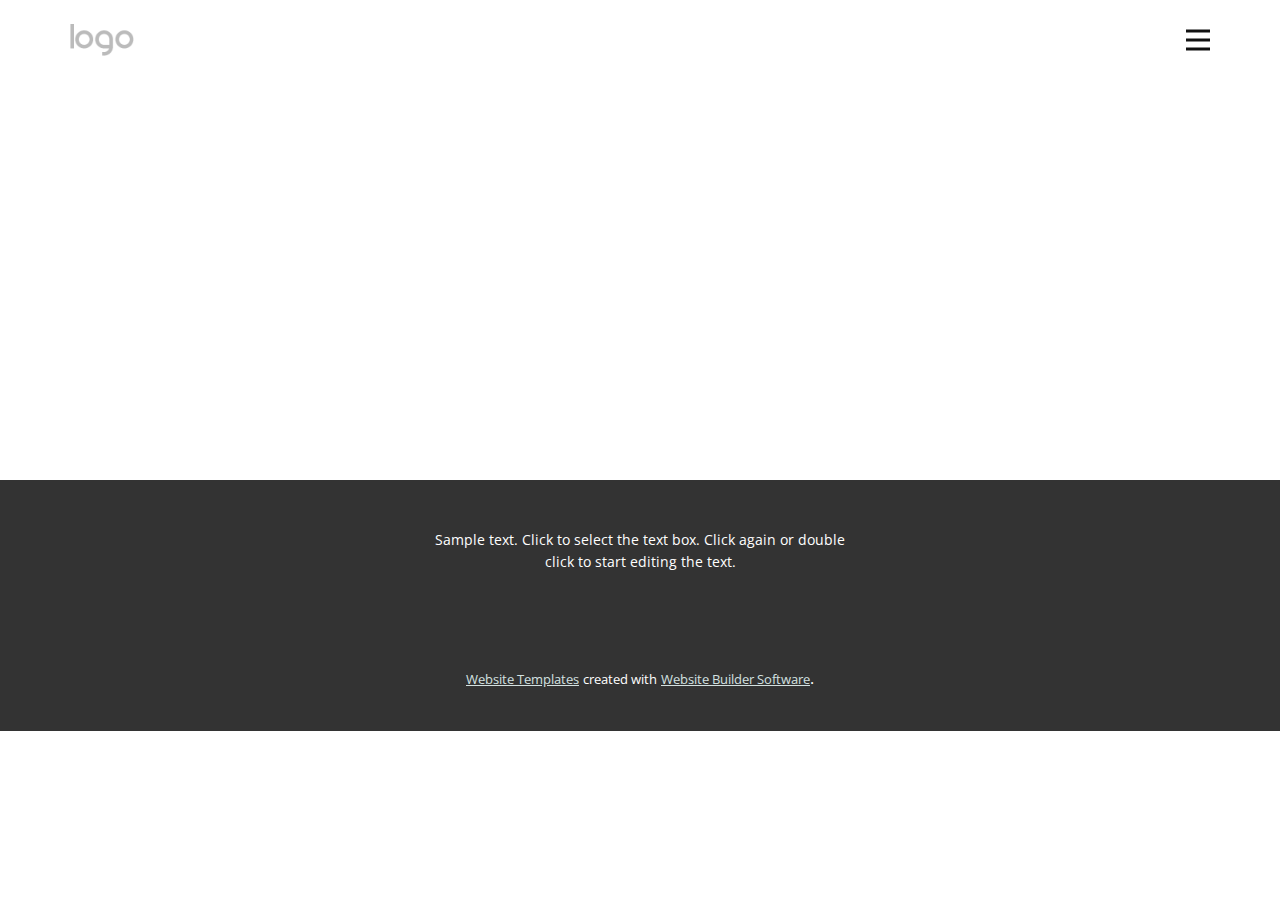
<file: Webseite/Über-uns.html>
<!DOCTYPE html>
<html style="font-size: 16px;" lang="de"><head>
    <meta name="viewport" content="width=device-width, initial-scale=1.0">
    <meta charset="utf-8">
    <meta name="keywords" content="">
    <meta name="description" content="">
    <title>Über uns</title>
    <link rel="stylesheet" href="nicepage.css" media="screen">
<link rel="stylesheet" href="Über-uns.css" media="screen">
    <script class="u-script" type="text/javascript" src="jquery.js" defer=""></script>
    <script class="u-script" type="text/javascript" src="nicepage.js" defer=""></script>
    <meta name="generator" content="Nicepage 6.5.4, nicepage.com">
    <link id="u-theme-google-font" rel="stylesheet" href="https://fonts.googleapis.com/css?family=Playfair+Display:400,400i,500,500i,600,600i,700,700i,800,800i,900,900i|Open+Sans:300,300i,400,400i,500,500i,600,600i,700,700i,800,800i">
    
    
    
    <script type="application/ld+json">{
		"@context": "http://schema.org",
		"@type": "Organization",
		"name": "",
		"logo": "images/default-logo.png"
}</script>
    <meta name="theme-color" content="#476160">
    <meta property="og:title" content="Über uns">
    <meta property="og:type" content="website">
  <meta data-intl-tel-input-cdn-path="intlTelInput/"></head>
  <body data-path-to-root="./" data-include-products="false" class="u-body u-xl-mode" data-lang="de"><header class="u-clearfix u-header u-header" id="sec-a7b1"><div class="u-clearfix u-sheet u-valign-middle u-sheet-1">
        <a href="https://nicepage.com" class="u-image u-logo u-image-1">
          <img src="images/default-logo.png" class="u-logo-image u-logo-image-1">
        </a>
        <nav class="u-menu u-menu-hamburger u-offcanvas u-menu-1" data-responsive-from="XL">
          <div class="menu-collapse" style="font-size: 1rem; letter-spacing: 0px;" wfd-invisible="true">
            <a class="u-button-style u-custom-left-right-menu-spacing u-custom-padding-bottom u-custom-top-bottom-menu-spacing u-nav-link u-text-active-palette-1-base u-text-hover-palette-2-base" href="#">
              <svg class="u-svg-link" viewBox="0 0 24 24"><use xmlns:xlink="http://www.w3.org/1999/xlink" xlink:href="#menu-hamburger"></use></svg>
              <svg class="u-svg-content" version="1.1" id="menu-hamburger" viewBox="0 0 16 16" x="0px" y="0px" xmlns:xlink="http://www.w3.org/1999/xlink" xmlns="http://www.w3.org/2000/svg"><g><rect y="1" width="16" height="2"></rect><rect y="7" width="16" height="2"></rect><rect y="13" width="16" height="2"></rect>
</g></svg>
            </a>
          </div>
          <div class="u-nav-container">
            <ul class="u-nav u-unstyled u-nav-1"><li class="u-nav-item"><a class="u-button-style u-nav-link u-text-active-palette-1-base u-text-hover-palette-2-base" href="Startseite.html" style="padding: 10px 20px;">Startseite</a>
</li><li class="u-nav-item"><a class="u-button-style u-nav-link u-text-active-palette-1-base u-text-hover-palette-2-base" href="Über-uns.html" style="padding: 10px 20px;">Über uns</a>
</li><li class="u-nav-item"><a class="u-button-style u-nav-link u-text-active-palette-1-base u-text-hover-palette-2-base" href="Kontakt.html" style="padding: 10px 20px;">Kontakt</a>
</li></ul>
          </div>
          <div class="u-nav-container-collapse" wfd-invisible="true">
            <div class="u-black u-container-style u-inner-container-layout u-opacity u-opacity-95 u-sidenav">
              <div class="u-inner-container-layout u-sidenav-overflow">
                <div class="u-menu-close"></div>
                <ul class="u-align-center u-nav u-popupmenu-items u-unstyled u-nav-2"><li class="u-nav-item"><a class="u-button-style u-nav-link" href="Startseite.html" style="padding: 10px 20px;">Startseite</a>
</li><li class="u-nav-item"><a class="u-button-style u-nav-link" href="Über-uns.html" style="padding: 10px 20px;">Über uns</a>
</li><li class="u-nav-item"><a class="u-button-style u-nav-link" href="Kontakt.html" style="padding: 10px 20px;">Kontakt</a>
</li></ul>
              </div>
            </div>
            <div class="u-black u-menu-overlay u-opacity u-opacity-70" wfd-invisible="true"></div>
          </div>
        </nav>
      </div></header>
    <section class="u-clearfix u-section-1" id="sec-d04a">
      <div class="u-clearfix u-sheet u-sheet-1"></div>
    </section>
    
    
    
    <footer class="u-align-center u-clearfix u-footer u-grey-80 u-footer" id="sec-6c1d"><div class="u-clearfix u-sheet u-sheet-1">
        <p class="u-small-text u-text u-text-variant u-text-1">Sample text. Click to select the text box. Click again or double click to start editing the text.</p>
      </div></footer>
    <section class="u-backlink u-clearfix u-grey-80">
      <a class="u-link" href="https://nicepage.com/website-templates" target="_blank">
        <span>Website Templates</span>
      </a>
      <p class="u-text">
        <span>created with</span>
      </p>
      <a class="u-link" href="" target="_blank">
        <span>Website Builder Software</span>
      </a>. 
    </section>
  
</body></html>
</file>
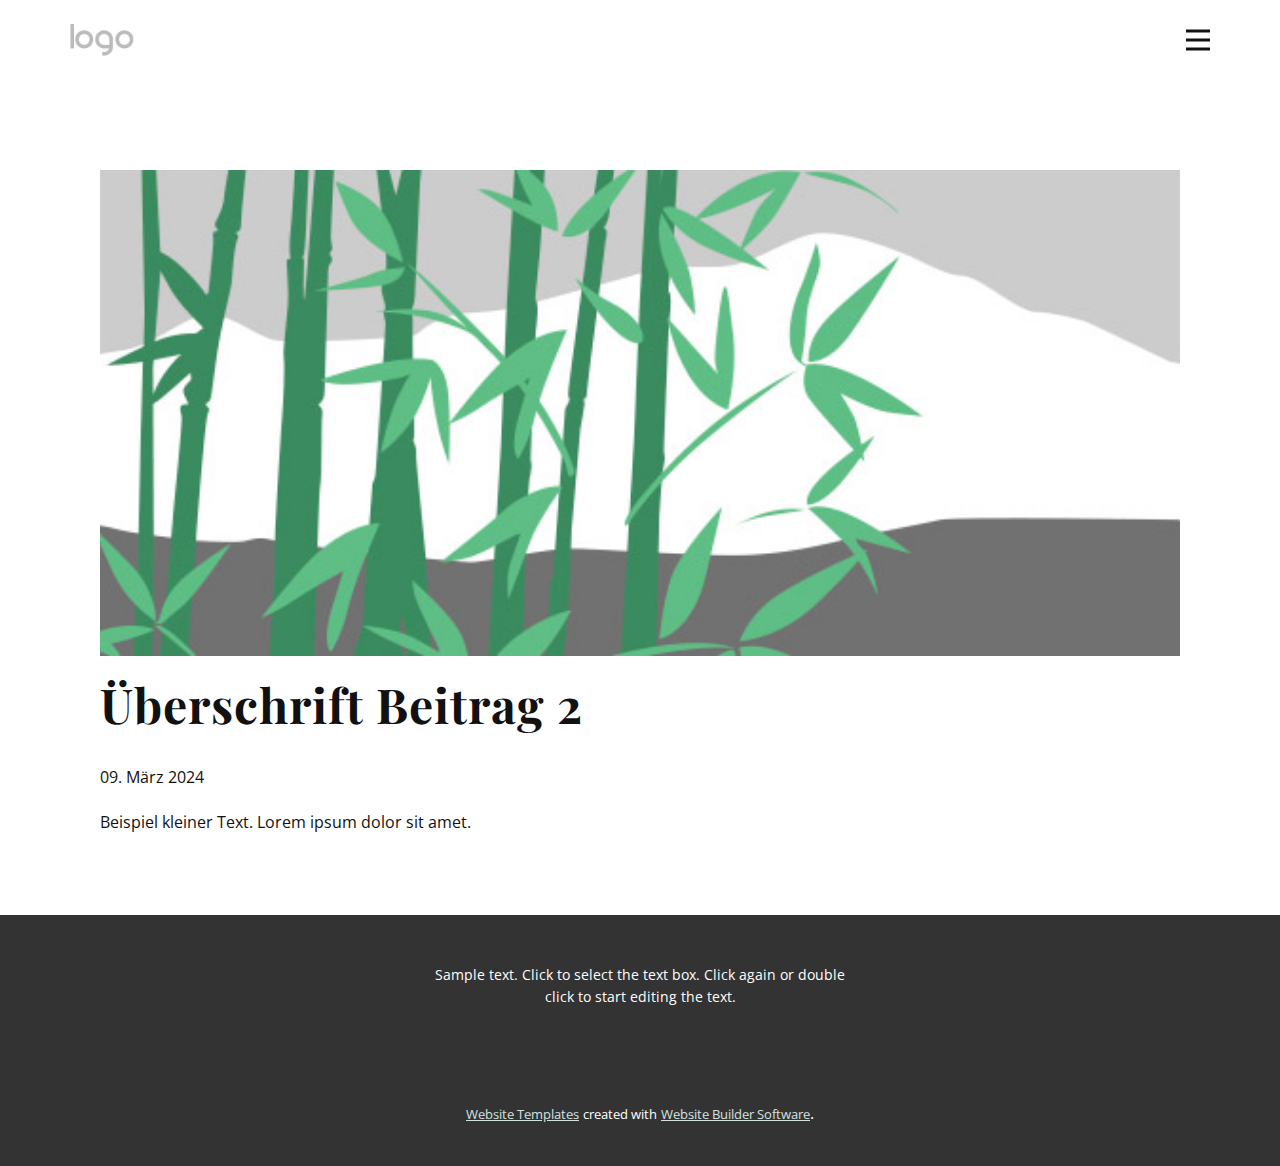
<file: Webseite/blog/beitrag-1.html>
<!DOCTYPE html>
<html style="font-size: 16px;" lang="de"><head>
    <meta name="viewport" content="width=device-width, initial-scale=1.0">
    <meta charset="utf-8">
    <meta name="keywords" content="Überschrift Beitrag 1">
    <meta name="description" content="">
    <title>Überschrift Beitrag 2</title>
    <link rel="stylesheet" href="../nicepage.css" media="screen">
<link rel="stylesheet" href="../Post-Template.css" media="screen">
    <script class="u-script" type="text/javascript" src="../jquery.js" defer=""></script>
    <script class="u-script" type="text/javascript" src="../nicepage.js" defer=""></script>
    <meta name="generator" content="Nicepage 6.5.4, nicepage.com">
    <link id="u-theme-google-font" rel="stylesheet" href="https://fonts.googleapis.com/css?family=Playfair+Display:400,400i,500,500i,600,600i,700,700i,800,800i,900,900i|Open+Sans:300,300i,400,400i,500,500i,600,600i,700,700i,800,800i">
    <link id="u-page-google-font" rel="stylesheet" href="https://fonts.googleapis.com/css?family=Playfair+Display:400,400i,500,500i,600,600i,700,700i,800,800i,900,900i">
    
    
    
    <script type="application/ld+json">{
		"@context": "http://schema.org",
		"@type": "Organization",
		"name": "",
		"logo": "images/default-logo.png"
}</script>
    <meta name="theme-color" content="#476160">
  <meta data-intl-tel-input-cdn-path="intlTelInput/"></head>
  <body data-path-to-root="./" data-include-products="false" class="u-body u-xl-mode" data-lang="de"><header class="u-clearfix u-header u-header" id="sec-a7b1"><div class="u-clearfix u-sheet u-valign-middle u-sheet-1">
        <a href="https://nicepage.com" class="u-image u-logo u-image-1">
          <img src="../images/default-logo.png" class="u-logo-image u-logo-image-1">
        </a>
        <nav class="u-menu u-menu-hamburger u-offcanvas u-menu-1" data-responsive-from="XL">
          <div class="menu-collapse" style="font-size: 1rem; letter-spacing: 0px;" wfd-invisible="true">
            <a class="u-button-style u-custom-left-right-menu-spacing u-custom-padding-bottom u-custom-top-bottom-menu-spacing u-nav-link u-text-active-palette-1-base u-text-hover-palette-2-base" href="#">
              <svg class="u-svg-link" viewBox="0 0 24 24"><use xmlns:xlink="http://www.w3.org/1999/xlink" xlink:href="#menu-hamburger"></use></svg>
              <svg class="u-svg-content" version="1.1" id="menu-hamburger" viewBox="0 0 16 16" x="0px" y="0px" xmlns:xlink="http://www.w3.org/1999/xlink" xmlns="http://www.w3.org/2000/svg"><g><rect y="1" width="16" height="2"></rect><rect y="7" width="16" height="2"></rect><rect y="13" width="16" height="2"></rect>
</g></svg>
            </a>
          </div>
          <div class="u-nav-container">
            <ul class="u-nav u-unstyled u-nav-1"><li class="u-nav-item"><a class="u-button-style u-nav-link u-text-active-palette-1-base u-text-hover-palette-2-base" href="../Startseite.html" style="padding: 10px 20px;">Startseite</a>
</li><li class="u-nav-item"><a class="u-button-style u-nav-link u-text-active-palette-1-base u-text-hover-palette-2-base" href="../Über-uns.html" style="padding: 10px 20px;">Über uns</a>
</li><li class="u-nav-item"><a class="u-button-style u-nav-link u-text-active-palette-1-base u-text-hover-palette-2-base" href="../Kontakt.html" style="padding: 10px 20px;">Kontakt</a>
</li></ul>
          </div>
          <div class="u-nav-container-collapse" wfd-invisible="true">
            <div class="u-black u-container-style u-inner-container-layout u-opacity u-opacity-95 u-sidenav">
              <div class="u-inner-container-layout u-sidenav-overflow">
                <div class="u-menu-close"></div>
                <ul class="u-align-center u-nav u-popupmenu-items u-unstyled u-nav-2"><li class="u-nav-item"><a class="u-button-style u-nav-link" href="../Startseite.html" style="padding: 10px 20px;">Startseite</a>
</li><li class="u-nav-item"><a class="u-button-style u-nav-link" href="../Über-uns.html" style="padding: 10px 20px;">Über uns</a>
</li><li class="u-nav-item"><a class="u-button-style u-nav-link" href="../Kontakt.html" style="padding: 10px 20px;">Kontakt</a>
</li></ul>
              </div>
            </div>
            <div class="u-black u-menu-overlay u-opacity u-opacity-70" wfd-invisible="true"></div>
          </div>
        </nav>
      </div></header>
    <section class="u-align-center u-clearfix u-section-1" id="sec-2c98">
      <div class="u-clearfix u-sheet u-valign-middle-md u-valign-middle-sm u-valign-middle-xs u-sheet-1"><!--post_details--><!--post_details_options_json--><!--{"source":""}--><!--/post_details_options_json--><!--blog_post-->
        <div class="u-container-style u-expanded-width u-post-details u-post-details-1">
          <div class="u-container-layout u-valign-middle u-container-layout-1"><!--blog_post_image-->
            <img alt="" class="u-blog-control u-expanded-width u-image u-image-default u-image-1" src="../images/68f64b9d.jpeg"><!--/blog_post_image--><!--blog_post_header-->
            <h2 class="u-blog-control u-text u-text-1">Überschrift Beitrag 2</h2><!--/blog_post_header--><!--blog_post_metadata-->
            <div class="u-blog-control u-metadata u-metadata-1"><!--blog_post_metadata_date-->
              <span class="u-meta-date u-meta-icon">09. März 2024</span><!--/blog_post_metadata_date--><!--blog_post_metadata_category-->
              <!--/blog_post_metadata_category--><!--blog_post_metadata_comments-->
              <!--/blog_post_metadata_comments-->
            </div><!--/blog_post_metadata--><!--blog_post_content-->
            <div class="u-align-justify u-blog-control u-post-content u-text u-text-2 fr-view">
  Beispiel kleiner Text. Lorem ipsum dolor sit amet.
  </div><!--/blog_post_content-->
          </div>
        </div><!--/blog_post--><!--/post_details-->
      </div>
    </section>
    
    
    
    <footer class="u-align-center u-clearfix u-footer u-grey-80 u-footer" id="sec-6c1d"><div class="u-clearfix u-sheet u-sheet-1">
        <p class="u-small-text u-text u-text-variant u-text-1">Sample text. Click to select the text box. Click again or double click to start editing the text.</p>
      </div></footer>
    <section class="u-backlink u-clearfix u-grey-80">
      <a class="u-link" href="https://nicepage.com/website-templates" target="_blank">
        <span>Website Templates</span>
      </a>
      <p class="u-text">
        <span>created with</span>
      </p>
      <a class="u-link" href="" target="_blank">
        <span>Website Builder Software</span>
      </a>. 
    </section>
  
</body></html>
</file>
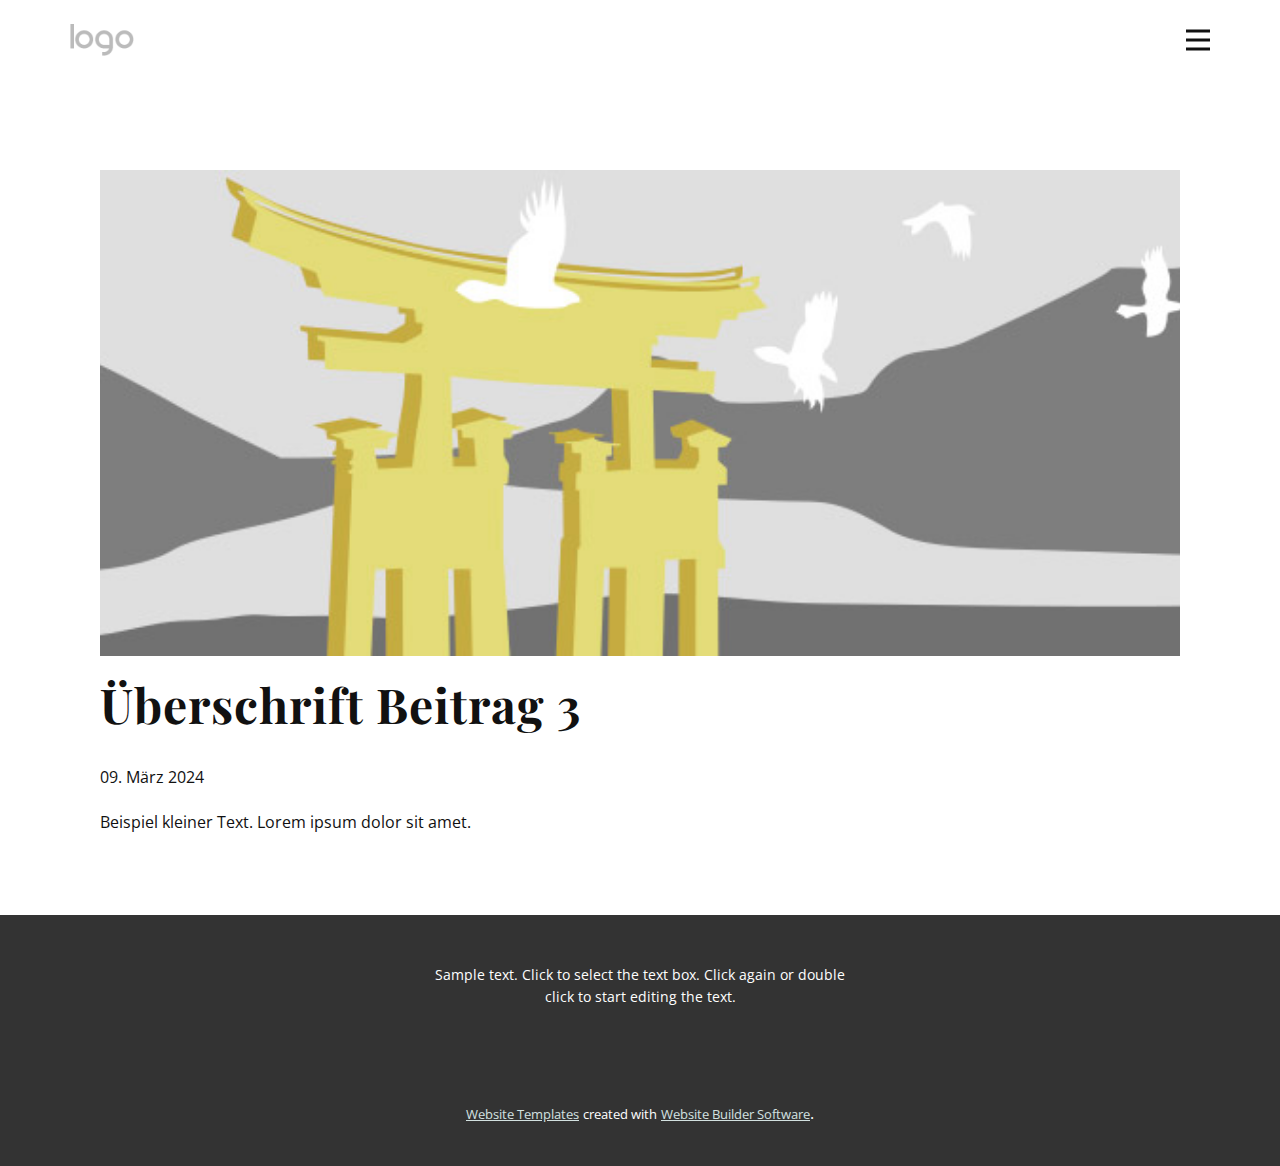
<file: Webseite/blog/beitrag-2.html>
<!DOCTYPE html>
<html style="font-size: 16px;" lang="de"><head>
    <meta name="viewport" content="width=device-width, initial-scale=1.0">
    <meta charset="utf-8">
    <meta name="keywords" content="Überschrift Beitrag 1">
    <meta name="description" content="">
    <title>Überschrift Beitrag 3</title>
    <link rel="stylesheet" href="../nicepage.css" media="screen">
<link rel="stylesheet" href="../Post-Template.css" media="screen">
    <script class="u-script" type="text/javascript" src="../jquery.js" defer=""></script>
    <script class="u-script" type="text/javascript" src="../nicepage.js" defer=""></script>
    <meta name="generator" content="Nicepage 6.5.4, nicepage.com">
    <link id="u-theme-google-font" rel="stylesheet" href="https://fonts.googleapis.com/css?family=Playfair+Display:400,400i,500,500i,600,600i,700,700i,800,800i,900,900i|Open+Sans:300,300i,400,400i,500,500i,600,600i,700,700i,800,800i">
    <link id="u-page-google-font" rel="stylesheet" href="https://fonts.googleapis.com/css?family=Playfair+Display:400,400i,500,500i,600,600i,700,700i,800,800i,900,900i">
    
    
    
    <script type="application/ld+json">{
		"@context": "http://schema.org",
		"@type": "Organization",
		"name": "",
		"logo": "images/default-logo.png"
}</script>
    <meta name="theme-color" content="#476160">
  <meta data-intl-tel-input-cdn-path="intlTelInput/"></head>
  <body data-path-to-root="./" data-include-products="false" class="u-body u-xl-mode" data-lang="de"><header class="u-clearfix u-header u-header" id="sec-a7b1"><div class="u-clearfix u-sheet u-valign-middle u-sheet-1">
        <a href="https://nicepage.com" class="u-image u-logo u-image-1">
          <img src="../images/default-logo.png" class="u-logo-image u-logo-image-1">
        </a>
        <nav class="u-menu u-menu-hamburger u-offcanvas u-menu-1" data-responsive-from="XL">
          <div class="menu-collapse" style="font-size: 1rem; letter-spacing: 0px;" wfd-invisible="true">
            <a class="u-button-style u-custom-left-right-menu-spacing u-custom-padding-bottom u-custom-top-bottom-menu-spacing u-nav-link u-text-active-palette-1-base u-text-hover-palette-2-base" href="#">
              <svg class="u-svg-link" viewBox="0 0 24 24"><use xmlns:xlink="http://www.w3.org/1999/xlink" xlink:href="#menu-hamburger"></use></svg>
              <svg class="u-svg-content" version="1.1" id="menu-hamburger" viewBox="0 0 16 16" x="0px" y="0px" xmlns:xlink="http://www.w3.org/1999/xlink" xmlns="http://www.w3.org/2000/svg"><g><rect y="1" width="16" height="2"></rect><rect y="7" width="16" height="2"></rect><rect y="13" width="16" height="2"></rect>
</g></svg>
            </a>
          </div>
          <div class="u-nav-container">
            <ul class="u-nav u-unstyled u-nav-1"><li class="u-nav-item"><a class="u-button-style u-nav-link u-text-active-palette-1-base u-text-hover-palette-2-base" href="../Startseite.html" style="padding: 10px 20px;">Startseite</a>
</li><li class="u-nav-item"><a class="u-button-style u-nav-link u-text-active-palette-1-base u-text-hover-palette-2-base" href="../Über-uns.html" style="padding: 10px 20px;">Über uns</a>
</li><li class="u-nav-item"><a class="u-button-style u-nav-link u-text-active-palette-1-base u-text-hover-palette-2-base" href="../Kontakt.html" style="padding: 10px 20px;">Kontakt</a>
</li></ul>
          </div>
          <div class="u-nav-container-collapse" wfd-invisible="true">
            <div class="u-black u-container-style u-inner-container-layout u-opacity u-opacity-95 u-sidenav">
              <div class="u-inner-container-layout u-sidenav-overflow">
                <div class="u-menu-close"></div>
                <ul class="u-align-center u-nav u-popupmenu-items u-unstyled u-nav-2"><li class="u-nav-item"><a class="u-button-style u-nav-link" href="../Startseite.html" style="padding: 10px 20px;">Startseite</a>
</li><li class="u-nav-item"><a class="u-button-style u-nav-link" href="../Über-uns.html" style="padding: 10px 20px;">Über uns</a>
</li><li class="u-nav-item"><a class="u-button-style u-nav-link" href="../Kontakt.html" style="padding: 10px 20px;">Kontakt</a>
</li></ul>
              </div>
            </div>
            <div class="u-black u-menu-overlay u-opacity u-opacity-70" wfd-invisible="true"></div>
          </div>
        </nav>
      </div></header>
    <section class="u-align-center u-clearfix u-section-1" id="sec-2c98">
      <div class="u-clearfix u-sheet u-valign-middle-md u-valign-middle-sm u-valign-middle-xs u-sheet-1"><!--post_details--><!--post_details_options_json--><!--{"source":""}--><!--/post_details_options_json--><!--blog_post-->
        <div class="u-container-style u-expanded-width u-post-details u-post-details-1">
          <div class="u-container-layout u-valign-middle u-container-layout-1"><!--blog_post_image-->
            <img alt="" class="u-blog-control u-expanded-width u-image u-image-default u-image-1" src="../images/8ad73f3c.jpeg"><!--/blog_post_image--><!--blog_post_header-->
            <h2 class="u-blog-control u-text u-text-1">Überschrift Beitrag 3</h2><!--/blog_post_header--><!--blog_post_metadata-->
            <div class="u-blog-control u-metadata u-metadata-1"><!--blog_post_metadata_date-->
              <span class="u-meta-date u-meta-icon">09. März 2024</span><!--/blog_post_metadata_date--><!--blog_post_metadata_category-->
              <!--/blog_post_metadata_category--><!--blog_post_metadata_comments-->
              <!--/blog_post_metadata_comments-->
            </div><!--/blog_post_metadata--><!--blog_post_content-->
            <div class="u-align-justify u-blog-control u-post-content u-text u-text-2 fr-view">
  Beispiel kleiner Text. Lorem ipsum dolor sit amet.
  </div><!--/blog_post_content-->
          </div>
        </div><!--/blog_post--><!--/post_details-->
      </div>
    </section>
    
    
    
    <footer class="u-align-center u-clearfix u-footer u-grey-80 u-footer" id="sec-6c1d"><div class="u-clearfix u-sheet u-sheet-1">
        <p class="u-small-text u-text u-text-variant u-text-1">Sample text. Click to select the text box. Click again or double click to start editing the text.</p>
      </div></footer>
    <section class="u-backlink u-clearfix u-grey-80">
      <a class="u-link" href="https://nicepage.com/website-templates" target="_blank">
        <span>Website Templates</span>
      </a>
      <p class="u-text">
        <span>created with</span>
      </p>
      <a class="u-link" href="" target="_blank">
        <span>Website Builder Software</span>
      </a>. 
    </section>
  
</body></html>
</file>
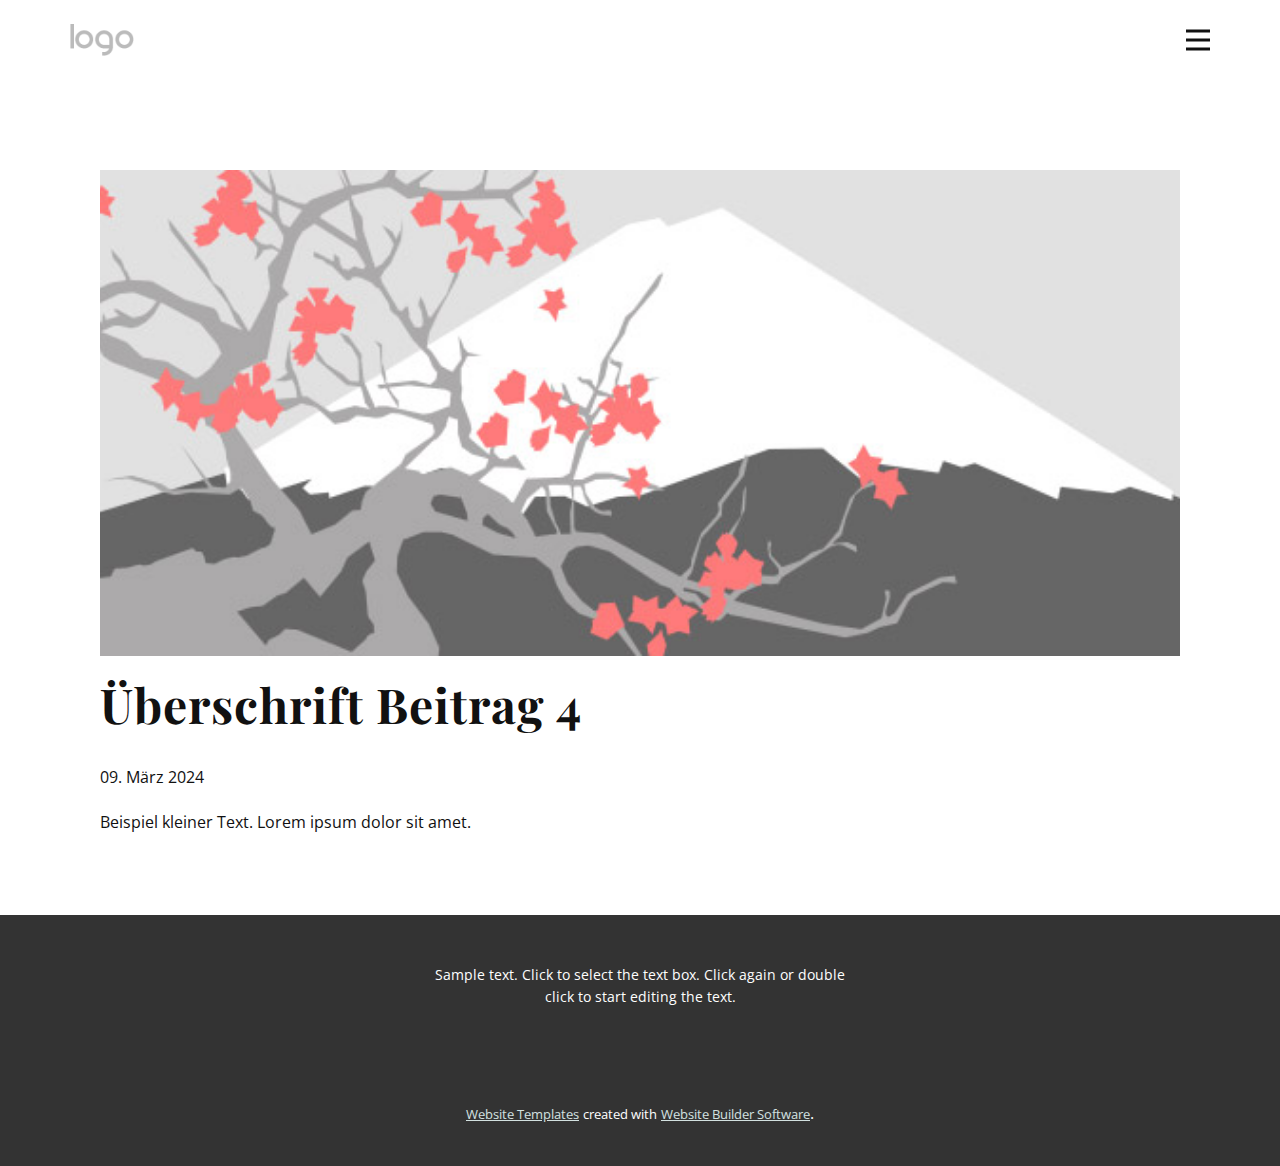
<file: Webseite/blog/beitrag-3.html>
<!DOCTYPE html>
<html style="font-size: 16px;" lang="de"><head>
    <meta name="viewport" content="width=device-width, initial-scale=1.0">
    <meta charset="utf-8">
    <meta name="keywords" content="Überschrift Beitrag 1">
    <meta name="description" content="">
    <title>Überschrift Beitrag 4</title>
    <link rel="stylesheet" href="../nicepage.css" media="screen">
<link rel="stylesheet" href="../Post-Template.css" media="screen">
    <script class="u-script" type="text/javascript" src="../jquery.js" defer=""></script>
    <script class="u-script" type="text/javascript" src="../nicepage.js" defer=""></script>
    <meta name="generator" content="Nicepage 6.5.4, nicepage.com">
    <link id="u-theme-google-font" rel="stylesheet" href="https://fonts.googleapis.com/css?family=Playfair+Display:400,400i,500,500i,600,600i,700,700i,800,800i,900,900i|Open+Sans:300,300i,400,400i,500,500i,600,600i,700,700i,800,800i">
    <link id="u-page-google-font" rel="stylesheet" href="https://fonts.googleapis.com/css?family=Playfair+Display:400,400i,500,500i,600,600i,700,700i,800,800i,900,900i">
    
    
    
    <script type="application/ld+json">{
		"@context": "http://schema.org",
		"@type": "Organization",
		"name": "",
		"logo": "images/default-logo.png"
}</script>
    <meta name="theme-color" content="#476160">
  <meta data-intl-tel-input-cdn-path="intlTelInput/"></head>
  <body data-path-to-root="./" data-include-products="false" class="u-body u-xl-mode" data-lang="de"><header class="u-clearfix u-header u-header" id="sec-a7b1"><div class="u-clearfix u-sheet u-valign-middle u-sheet-1">
        <a href="https://nicepage.com" class="u-image u-logo u-image-1">
          <img src="../images/default-logo.png" class="u-logo-image u-logo-image-1">
        </a>
        <nav class="u-menu u-menu-hamburger u-offcanvas u-menu-1" data-responsive-from="XL">
          <div class="menu-collapse" style="font-size: 1rem; letter-spacing: 0px;" wfd-invisible="true">
            <a class="u-button-style u-custom-left-right-menu-spacing u-custom-padding-bottom u-custom-top-bottom-menu-spacing u-nav-link u-text-active-palette-1-base u-text-hover-palette-2-base" href="#">
              <svg class="u-svg-link" viewBox="0 0 24 24"><use xmlns:xlink="http://www.w3.org/1999/xlink" xlink:href="#menu-hamburger"></use></svg>
              <svg class="u-svg-content" version="1.1" id="menu-hamburger" viewBox="0 0 16 16" x="0px" y="0px" xmlns:xlink="http://www.w3.org/1999/xlink" xmlns="http://www.w3.org/2000/svg"><g><rect y="1" width="16" height="2"></rect><rect y="7" width="16" height="2"></rect><rect y="13" width="16" height="2"></rect>
</g></svg>
            </a>
          </div>
          <div class="u-nav-container">
            <ul class="u-nav u-unstyled u-nav-1"><li class="u-nav-item"><a class="u-button-style u-nav-link u-text-active-palette-1-base u-text-hover-palette-2-base" href="../Startseite.html" style="padding: 10px 20px;">Startseite</a>
</li><li class="u-nav-item"><a class="u-button-style u-nav-link u-text-active-palette-1-base u-text-hover-palette-2-base" href="../Über-uns.html" style="padding: 10px 20px;">Über uns</a>
</li><li class="u-nav-item"><a class="u-button-style u-nav-link u-text-active-palette-1-base u-text-hover-palette-2-base" href="../Kontakt.html" style="padding: 10px 20px;">Kontakt</a>
</li></ul>
          </div>
          <div class="u-nav-container-collapse" wfd-invisible="true">
            <div class="u-black u-container-style u-inner-container-layout u-opacity u-opacity-95 u-sidenav">
              <div class="u-inner-container-layout u-sidenav-overflow">
                <div class="u-menu-close"></div>
                <ul class="u-align-center u-nav u-popupmenu-items u-unstyled u-nav-2"><li class="u-nav-item"><a class="u-button-style u-nav-link" href="../Startseite.html" style="padding: 10px 20px;">Startseite</a>
</li><li class="u-nav-item"><a class="u-button-style u-nav-link" href="../Über-uns.html" style="padding: 10px 20px;">Über uns</a>
</li><li class="u-nav-item"><a class="u-button-style u-nav-link" href="../Kontakt.html" style="padding: 10px 20px;">Kontakt</a>
</li></ul>
              </div>
            </div>
            <div class="u-black u-menu-overlay u-opacity u-opacity-70" wfd-invisible="true"></div>
          </div>
        </nav>
      </div></header>
    <section class="u-align-center u-clearfix u-section-1" id="sec-2c98">
      <div class="u-clearfix u-sheet u-valign-middle-md u-valign-middle-sm u-valign-middle-xs u-sheet-1"><!--post_details--><!--post_details_options_json--><!--{"source":""}--><!--/post_details_options_json--><!--blog_post-->
        <div class="u-container-style u-expanded-width u-post-details u-post-details-1">
          <div class="u-container-layout u-valign-middle u-container-layout-1"><!--blog_post_image-->
            <img alt="" class="u-blog-control u-expanded-width u-image u-image-default u-image-1" src="../images/0fd3416c.jpeg"><!--/blog_post_image--><!--blog_post_header-->
            <h2 class="u-blog-control u-text u-text-1">Überschrift Beitrag 4</h2><!--/blog_post_header--><!--blog_post_metadata-->
            <div class="u-blog-control u-metadata u-metadata-1"><!--blog_post_metadata_date-->
              <span class="u-meta-date u-meta-icon">09. März 2024</span><!--/blog_post_metadata_date--><!--blog_post_metadata_category-->
              <!--/blog_post_metadata_category--><!--blog_post_metadata_comments-->
              <!--/blog_post_metadata_comments-->
            </div><!--/blog_post_metadata--><!--blog_post_content-->
            <div class="u-align-justify u-blog-control u-post-content u-text u-text-2 fr-view">
  Beispiel kleiner Text. Lorem ipsum dolor sit amet.
  </div><!--/blog_post_content-->
          </div>
        </div><!--/blog_post--><!--/post_details-->
      </div>
    </section>
    
    
    
    <footer class="u-align-center u-clearfix u-footer u-grey-80 u-footer" id="sec-6c1d"><div class="u-clearfix u-sheet u-sheet-1">
        <p class="u-small-text u-text u-text-variant u-text-1">Sample text. Click to select the text box. Click again or double click to start editing the text.</p>
      </div></footer>
    <section class="u-backlink u-clearfix u-grey-80">
      <a class="u-link" href="https://nicepage.com/website-templates" target="_blank">
        <span>Website Templates</span>
      </a>
      <p class="u-text">
        <span>created with</span>
      </p>
      <a class="u-link" href="" target="_blank">
        <span>Website Builder Software</span>
      </a>. 
    </section>
  
</body></html>
</file>
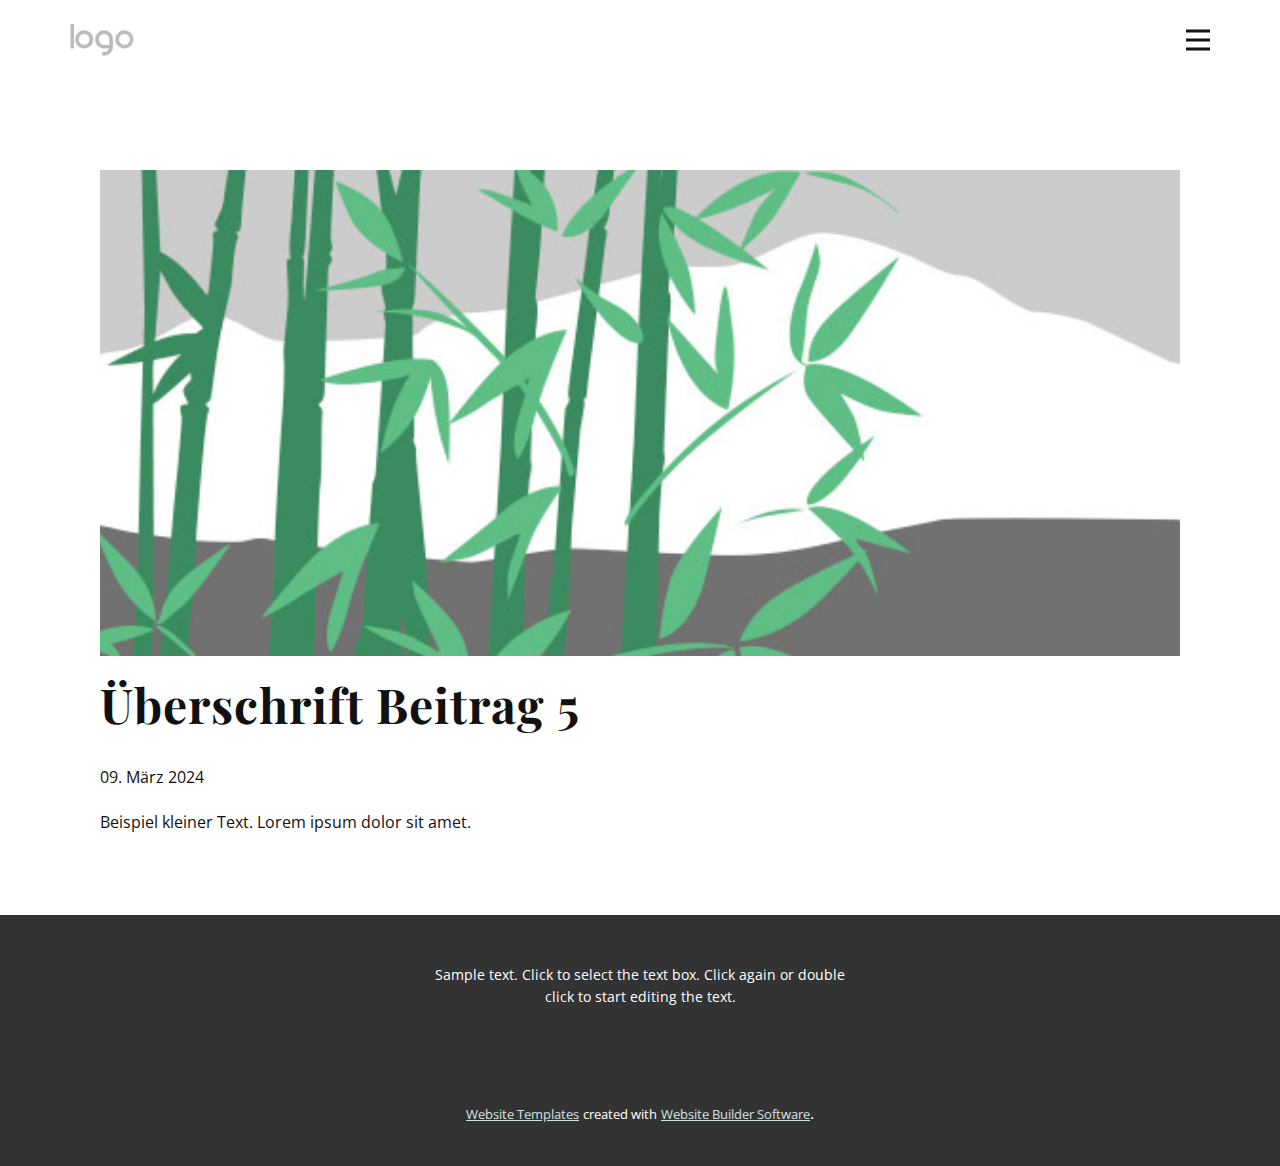
<file: Webseite/blog/beitrag-4.html>
<!DOCTYPE html>
<html style="font-size: 16px;" lang="de"><head>
    <meta name="viewport" content="width=device-width, initial-scale=1.0">
    <meta charset="utf-8">
    <meta name="keywords" content="Überschrift Beitrag 1">
    <meta name="description" content="">
    <title>Überschrift Beitrag 5</title>
    <link rel="stylesheet" href="../nicepage.css" media="screen">
<link rel="stylesheet" href="../Post-Template.css" media="screen">
    <script class="u-script" type="text/javascript" src="../jquery.js" defer=""></script>
    <script class="u-script" type="text/javascript" src="../nicepage.js" defer=""></script>
    <meta name="generator" content="Nicepage 6.5.4, nicepage.com">
    <link id="u-theme-google-font" rel="stylesheet" href="https://fonts.googleapis.com/css?family=Playfair+Display:400,400i,500,500i,600,600i,700,700i,800,800i,900,900i|Open+Sans:300,300i,400,400i,500,500i,600,600i,700,700i,800,800i">
    <link id="u-page-google-font" rel="stylesheet" href="https://fonts.googleapis.com/css?family=Playfair+Display:400,400i,500,500i,600,600i,700,700i,800,800i,900,900i">
    
    
    
    <script type="application/ld+json">{
		"@context": "http://schema.org",
		"@type": "Organization",
		"name": "",
		"logo": "images/default-logo.png"
}</script>
    <meta name="theme-color" content="#476160">
  <meta data-intl-tel-input-cdn-path="intlTelInput/"></head>
  <body data-path-to-root="./" data-include-products="false" class="u-body u-xl-mode" data-lang="de"><header class="u-clearfix u-header u-header" id="sec-a7b1"><div class="u-clearfix u-sheet u-valign-middle u-sheet-1">
        <a href="https://nicepage.com" class="u-image u-logo u-image-1">
          <img src="../images/default-logo.png" class="u-logo-image u-logo-image-1">
        </a>
        <nav class="u-menu u-menu-hamburger u-offcanvas u-menu-1" data-responsive-from="XL">
          <div class="menu-collapse" style="font-size: 1rem; letter-spacing: 0px;" wfd-invisible="true">
            <a class="u-button-style u-custom-left-right-menu-spacing u-custom-padding-bottom u-custom-top-bottom-menu-spacing u-nav-link u-text-active-palette-1-base u-text-hover-palette-2-base" href="#">
              <svg class="u-svg-link" viewBox="0 0 24 24"><use xmlns:xlink="http://www.w3.org/1999/xlink" xlink:href="#menu-hamburger"></use></svg>
              <svg class="u-svg-content" version="1.1" id="menu-hamburger" viewBox="0 0 16 16" x="0px" y="0px" xmlns:xlink="http://www.w3.org/1999/xlink" xmlns="http://www.w3.org/2000/svg"><g><rect y="1" width="16" height="2"></rect><rect y="7" width="16" height="2"></rect><rect y="13" width="16" height="2"></rect>
</g></svg>
            </a>
          </div>
          <div class="u-nav-container">
            <ul class="u-nav u-unstyled u-nav-1"><li class="u-nav-item"><a class="u-button-style u-nav-link u-text-active-palette-1-base u-text-hover-palette-2-base" href="../Startseite.html" style="padding: 10px 20px;">Startseite</a>
</li><li class="u-nav-item"><a class="u-button-style u-nav-link u-text-active-palette-1-base u-text-hover-palette-2-base" href="../Über-uns.html" style="padding: 10px 20px;">Über uns</a>
</li><li class="u-nav-item"><a class="u-button-style u-nav-link u-text-active-palette-1-base u-text-hover-palette-2-base" href="../Kontakt.html" style="padding: 10px 20px;">Kontakt</a>
</li></ul>
          </div>
          <div class="u-nav-container-collapse" wfd-invisible="true">
            <div class="u-black u-container-style u-inner-container-layout u-opacity u-opacity-95 u-sidenav">
              <div class="u-inner-container-layout u-sidenav-overflow">
                <div class="u-menu-close"></div>
                <ul class="u-align-center u-nav u-popupmenu-items u-unstyled u-nav-2"><li class="u-nav-item"><a class="u-button-style u-nav-link" href="../Startseite.html" style="padding: 10px 20px;">Startseite</a>
</li><li class="u-nav-item"><a class="u-button-style u-nav-link" href="../Über-uns.html" style="padding: 10px 20px;">Über uns</a>
</li><li class="u-nav-item"><a class="u-button-style u-nav-link" href="../Kontakt.html" style="padding: 10px 20px;">Kontakt</a>
</li></ul>
              </div>
            </div>
            <div class="u-black u-menu-overlay u-opacity u-opacity-70" wfd-invisible="true"></div>
          </div>
        </nav>
      </div></header>
    <section class="u-align-center u-clearfix u-section-1" id="sec-2c98">
      <div class="u-clearfix u-sheet u-valign-middle-md u-valign-middle-sm u-valign-middle-xs u-sheet-1"><!--post_details--><!--post_details_options_json--><!--{"source":""}--><!--/post_details_options_json--><!--blog_post-->
        <div class="u-container-style u-expanded-width u-post-details u-post-details-1">
          <div class="u-container-layout u-valign-middle u-container-layout-1"><!--blog_post_image-->
            <img alt="" class="u-blog-control u-expanded-width u-image u-image-default u-image-1" src="../images/68f64b9d.jpeg"><!--/blog_post_image--><!--blog_post_header-->
            <h2 class="u-blog-control u-text u-text-1">Überschrift Beitrag 5</h2><!--/blog_post_header--><!--blog_post_metadata-->
            <div class="u-blog-control u-metadata u-metadata-1"><!--blog_post_metadata_date-->
              <span class="u-meta-date u-meta-icon">09. März 2024</span><!--/blog_post_metadata_date--><!--blog_post_metadata_category-->
              <!--/blog_post_metadata_category--><!--blog_post_metadata_comments-->
              <!--/blog_post_metadata_comments-->
            </div><!--/blog_post_metadata--><!--blog_post_content-->
            <div class="u-align-justify u-blog-control u-post-content u-text u-text-2 fr-view">
  Beispiel kleiner Text. Lorem ipsum dolor sit amet.
  </div><!--/blog_post_content-->
          </div>
        </div><!--/blog_post--><!--/post_details-->
      </div>
    </section>
    
    
    
    <footer class="u-align-center u-clearfix u-footer u-grey-80 u-footer" id="sec-6c1d"><div class="u-clearfix u-sheet u-sheet-1">
        <p class="u-small-text u-text u-text-variant u-text-1">Sample text. Click to select the text box. Click again or double click to start editing the text.</p>
      </div></footer>
    <section class="u-backlink u-clearfix u-grey-80">
      <a class="u-link" href="https://nicepage.com/website-templates" target="_blank">
        <span>Website Templates</span>
      </a>
      <p class="u-text">
        <span>created with</span>
      </p>
      <a class="u-link" href="" target="_blank">
        <span>Website Builder Software</span>
      </a>. 
    </section>
  
</body></html>
</file>
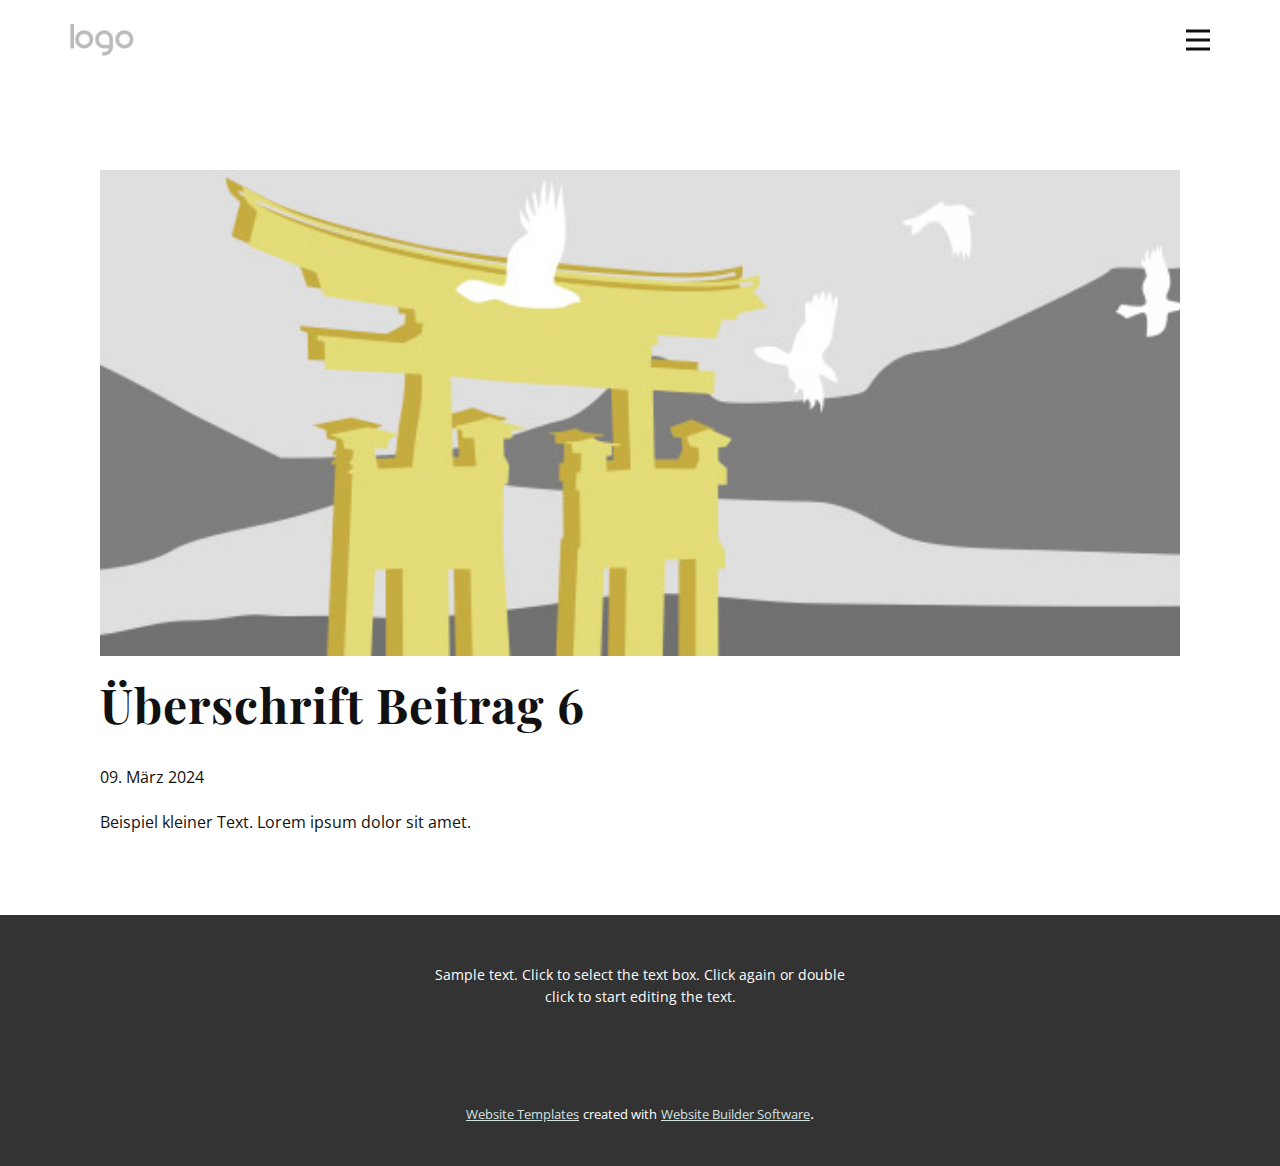
<file: Webseite/blog/beitrag-5.html>
<!DOCTYPE html>
<html style="font-size: 16px;" lang="de"><head>
    <meta name="viewport" content="width=device-width, initial-scale=1.0">
    <meta charset="utf-8">
    <meta name="keywords" content="Überschrift Beitrag 1">
    <meta name="description" content="">
    <title>Überschrift Beitrag 6</title>
    <link rel="stylesheet" href="../nicepage.css" media="screen">
<link rel="stylesheet" href="../Post-Template.css" media="screen">
    <script class="u-script" type="text/javascript" src="../jquery.js" defer=""></script>
    <script class="u-script" type="text/javascript" src="../nicepage.js" defer=""></script>
    <meta name="generator" content="Nicepage 6.5.4, nicepage.com">
    <link id="u-theme-google-font" rel="stylesheet" href="https://fonts.googleapis.com/css?family=Playfair+Display:400,400i,500,500i,600,600i,700,700i,800,800i,900,900i|Open+Sans:300,300i,400,400i,500,500i,600,600i,700,700i,800,800i">
    <link id="u-page-google-font" rel="stylesheet" href="https://fonts.googleapis.com/css?family=Playfair+Display:400,400i,500,500i,600,600i,700,700i,800,800i,900,900i">
    
    
    
    <script type="application/ld+json">{
		"@context": "http://schema.org",
		"@type": "Organization",
		"name": "",
		"logo": "images/default-logo.png"
}</script>
    <meta name="theme-color" content="#476160">
  <meta data-intl-tel-input-cdn-path="intlTelInput/"></head>
  <body data-path-to-root="./" data-include-products="false" class="u-body u-xl-mode" data-lang="de"><header class="u-clearfix u-header u-header" id="sec-a7b1"><div class="u-clearfix u-sheet u-valign-middle u-sheet-1">
        <a href="https://nicepage.com" class="u-image u-logo u-image-1">
          <img src="../images/default-logo.png" class="u-logo-image u-logo-image-1">
        </a>
        <nav class="u-menu u-menu-hamburger u-offcanvas u-menu-1" data-responsive-from="XL">
          <div class="menu-collapse" style="font-size: 1rem; letter-spacing: 0px;" wfd-invisible="true">
            <a class="u-button-style u-custom-left-right-menu-spacing u-custom-padding-bottom u-custom-top-bottom-menu-spacing u-nav-link u-text-active-palette-1-base u-text-hover-palette-2-base" href="#">
              <svg class="u-svg-link" viewBox="0 0 24 24"><use xmlns:xlink="http://www.w3.org/1999/xlink" xlink:href="#menu-hamburger"></use></svg>
              <svg class="u-svg-content" version="1.1" id="menu-hamburger" viewBox="0 0 16 16" x="0px" y="0px" xmlns:xlink="http://www.w3.org/1999/xlink" xmlns="http://www.w3.org/2000/svg"><g><rect y="1" width="16" height="2"></rect><rect y="7" width="16" height="2"></rect><rect y="13" width="16" height="2"></rect>
</g></svg>
            </a>
          </div>
          <div class="u-nav-container">
            <ul class="u-nav u-unstyled u-nav-1"><li class="u-nav-item"><a class="u-button-style u-nav-link u-text-active-palette-1-base u-text-hover-palette-2-base" href="../Startseite.html" style="padding: 10px 20px;">Startseite</a>
</li><li class="u-nav-item"><a class="u-button-style u-nav-link u-text-active-palette-1-base u-text-hover-palette-2-base" href="../Über-uns.html" style="padding: 10px 20px;">Über uns</a>
</li><li class="u-nav-item"><a class="u-button-style u-nav-link u-text-active-palette-1-base u-text-hover-palette-2-base" href="../Kontakt.html" style="padding: 10px 20px;">Kontakt</a>
</li></ul>
          </div>
          <div class="u-nav-container-collapse" wfd-invisible="true">
            <div class="u-black u-container-style u-inner-container-layout u-opacity u-opacity-95 u-sidenav">
              <div class="u-inner-container-layout u-sidenav-overflow">
                <div class="u-menu-close"></div>
                <ul class="u-align-center u-nav u-popupmenu-items u-unstyled u-nav-2"><li class="u-nav-item"><a class="u-button-style u-nav-link" href="../Startseite.html" style="padding: 10px 20px;">Startseite</a>
</li><li class="u-nav-item"><a class="u-button-style u-nav-link" href="../Über-uns.html" style="padding: 10px 20px;">Über uns</a>
</li><li class="u-nav-item"><a class="u-button-style u-nav-link" href="../Kontakt.html" style="padding: 10px 20px;">Kontakt</a>
</li></ul>
              </div>
            </div>
            <div class="u-black u-menu-overlay u-opacity u-opacity-70" wfd-invisible="true"></div>
          </div>
        </nav>
      </div></header>
    <section class="u-align-center u-clearfix u-section-1" id="sec-2c98">
      <div class="u-clearfix u-sheet u-valign-middle-md u-valign-middle-sm u-valign-middle-xs u-sheet-1"><!--post_details--><!--post_details_options_json--><!--{"source":""}--><!--/post_details_options_json--><!--blog_post-->
        <div class="u-container-style u-expanded-width u-post-details u-post-details-1">
          <div class="u-container-layout u-valign-middle u-container-layout-1"><!--blog_post_image-->
            <img alt="" class="u-blog-control u-expanded-width u-image u-image-default u-image-1" src="../images/8ad73f3c.jpeg"><!--/blog_post_image--><!--blog_post_header-->
            <h2 class="u-blog-control u-text u-text-1">Überschrift Beitrag 6</h2><!--/blog_post_header--><!--blog_post_metadata-->
            <div class="u-blog-control u-metadata u-metadata-1"><!--blog_post_metadata_date-->
              <span class="u-meta-date u-meta-icon">09. März 2024</span><!--/blog_post_metadata_date--><!--blog_post_metadata_category-->
              <!--/blog_post_metadata_category--><!--blog_post_metadata_comments-->
              <!--/blog_post_metadata_comments-->
            </div><!--/blog_post_metadata--><!--blog_post_content-->
            <div class="u-align-justify u-blog-control u-post-content u-text u-text-2 fr-view">
  Beispiel kleiner Text. Lorem ipsum dolor sit amet.
  </div><!--/blog_post_content-->
          </div>
        </div><!--/blog_post--><!--/post_details-->
      </div>
    </section>
    
    
    
    <footer class="u-align-center u-clearfix u-footer u-grey-80 u-footer" id="sec-6c1d"><div class="u-clearfix u-sheet u-sheet-1">
        <p class="u-small-text u-text u-text-variant u-text-1">Sample text. Click to select the text box. Click again or double click to start editing the text.</p>
      </div></footer>
    <section class="u-backlink u-clearfix u-grey-80">
      <a class="u-link" href="https://nicepage.com/website-templates" target="_blank">
        <span>Website Templates</span>
      </a>
      <p class="u-text">
        <span>created with</span>
      </p>
      <a class="u-link" href="" target="_blank">
        <span>Website Builder Software</span>
      </a>. 
    </section>
  
</body></html>
</file>
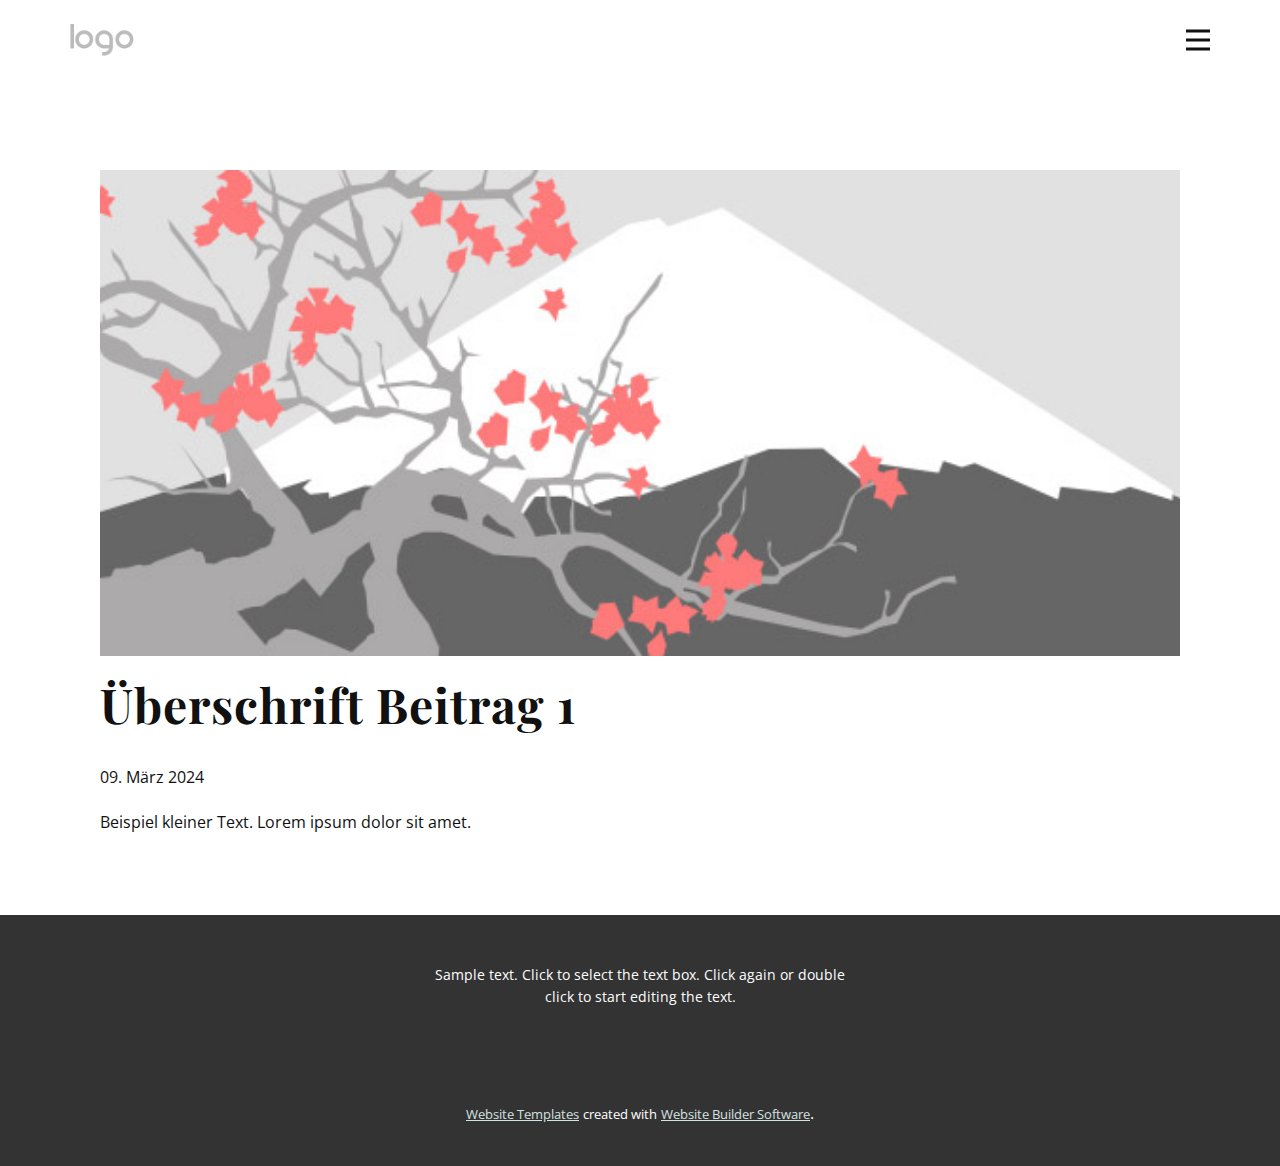
<file: Webseite/blog/beitrag.html>
<!DOCTYPE html>
<html style="font-size: 16px;" lang="de"><head>
    <meta name="viewport" content="width=device-width, initial-scale=1.0">
    <meta charset="utf-8">
    <meta name="keywords" content="Überschrift Beitrag 1">
    <meta name="description" content="">
    <title>Überschrift Beitrag 1</title>
    <link rel="stylesheet" href="../nicepage.css" media="screen">
<link rel="stylesheet" href="../Post-Template.css" media="screen">
    <script class="u-script" type="text/javascript" src="../jquery.js" defer=""></script>
    <script class="u-script" type="text/javascript" src="../nicepage.js" defer=""></script>
    <meta name="generator" content="Nicepage 6.5.4, nicepage.com">
    <link id="u-theme-google-font" rel="stylesheet" href="https://fonts.googleapis.com/css?family=Playfair+Display:400,400i,500,500i,600,600i,700,700i,800,800i,900,900i|Open+Sans:300,300i,400,400i,500,500i,600,600i,700,700i,800,800i">
    <link id="u-page-google-font" rel="stylesheet" href="https://fonts.googleapis.com/css?family=Playfair+Display:400,400i,500,500i,600,600i,700,700i,800,800i,900,900i">
    
    
    
    <script type="application/ld+json">{
		"@context": "http://schema.org",
		"@type": "Organization",
		"name": "",
		"logo": "images/default-logo.png"
}</script>
    <meta name="theme-color" content="#476160">
  <meta data-intl-tel-input-cdn-path="intlTelInput/"></head>
  <body data-path-to-root="./" data-include-products="false" class="u-body u-xl-mode" data-lang="de"><header class="u-clearfix u-header u-header" id="sec-a7b1"><div class="u-clearfix u-sheet u-valign-middle u-sheet-1">
        <a href="https://nicepage.com" class="u-image u-logo u-image-1">
          <img src="../images/default-logo.png" class="u-logo-image u-logo-image-1">
        </a>
        <nav class="u-menu u-menu-hamburger u-offcanvas u-menu-1" data-responsive-from="XL">
          <div class="menu-collapse" style="font-size: 1rem; letter-spacing: 0px;" wfd-invisible="true">
            <a class="u-button-style u-custom-left-right-menu-spacing u-custom-padding-bottom u-custom-top-bottom-menu-spacing u-nav-link u-text-active-palette-1-base u-text-hover-palette-2-base" href="#">
              <svg class="u-svg-link" viewBox="0 0 24 24"><use xmlns:xlink="http://www.w3.org/1999/xlink" xlink:href="#menu-hamburger"></use></svg>
              <svg class="u-svg-content" version="1.1" id="menu-hamburger" viewBox="0 0 16 16" x="0px" y="0px" xmlns:xlink="http://www.w3.org/1999/xlink" xmlns="http://www.w3.org/2000/svg"><g><rect y="1" width="16" height="2"></rect><rect y="7" width="16" height="2"></rect><rect y="13" width="16" height="2"></rect>
</g></svg>
            </a>
          </div>
          <div class="u-nav-container">
            <ul class="u-nav u-unstyled u-nav-1"><li class="u-nav-item"><a class="u-button-style u-nav-link u-text-active-palette-1-base u-text-hover-palette-2-base" href="../Startseite.html" style="padding: 10px 20px;">Startseite</a>
</li><li class="u-nav-item"><a class="u-button-style u-nav-link u-text-active-palette-1-base u-text-hover-palette-2-base" href="../Über-uns.html" style="padding: 10px 20px;">Über uns</a>
</li><li class="u-nav-item"><a class="u-button-style u-nav-link u-text-active-palette-1-base u-text-hover-palette-2-base" href="../Kontakt.html" style="padding: 10px 20px;">Kontakt</a>
</li></ul>
          </div>
          <div class="u-nav-container-collapse" wfd-invisible="true">
            <div class="u-black u-container-style u-inner-container-layout u-opacity u-opacity-95 u-sidenav">
              <div class="u-inner-container-layout u-sidenav-overflow">
                <div class="u-menu-close"></div>
                <ul class="u-align-center u-nav u-popupmenu-items u-unstyled u-nav-2"><li class="u-nav-item"><a class="u-button-style u-nav-link" href="../Startseite.html" style="padding: 10px 20px;">Startseite</a>
</li><li class="u-nav-item"><a class="u-button-style u-nav-link" href="../Über-uns.html" style="padding: 10px 20px;">Über uns</a>
</li><li class="u-nav-item"><a class="u-button-style u-nav-link" href="../Kontakt.html" style="padding: 10px 20px;">Kontakt</a>
</li></ul>
              </div>
            </div>
            <div class="u-black u-menu-overlay u-opacity u-opacity-70" wfd-invisible="true"></div>
          </div>
        </nav>
      </div></header>
    <section class="u-align-center u-clearfix u-section-1" id="sec-2c98">
      <div class="u-clearfix u-sheet u-valign-middle-md u-valign-middle-sm u-valign-middle-xs u-sheet-1"><!--post_details--><!--post_details_options_json--><!--{"source":""}--><!--/post_details_options_json--><!--blog_post-->
        <div class="u-container-style u-expanded-width u-post-details u-post-details-1">
          <div class="u-container-layout u-valign-middle u-container-layout-1"><!--blog_post_image-->
            <img alt="" class="u-blog-control u-expanded-width u-image u-image-default u-image-1" src="../images/0fd3416c.jpeg"><!--/blog_post_image--><!--blog_post_header-->
            <h2 class="u-blog-control u-text u-text-1">Überschrift Beitrag 1</h2><!--/blog_post_header--><!--blog_post_metadata-->
            <div class="u-blog-control u-metadata u-metadata-1"><!--blog_post_metadata_date-->
              <span class="u-meta-date u-meta-icon">09. März 2024</span><!--/blog_post_metadata_date--><!--blog_post_metadata_category-->
              <!--/blog_post_metadata_category--><!--blog_post_metadata_comments-->
              <!--/blog_post_metadata_comments-->
            </div><!--/blog_post_metadata--><!--blog_post_content-->
            <div class="u-align-justify u-blog-control u-post-content u-text u-text-2 fr-view">
  Beispiel kleiner Text. Lorem ipsum dolor sit amet.
  </div><!--/blog_post_content-->
          </div>
        </div><!--/blog_post--><!--/post_details-->
      </div>
    </section>
    
    
    
    <footer class="u-align-center u-clearfix u-footer u-grey-80 u-footer" id="sec-6c1d"><div class="u-clearfix u-sheet u-sheet-1">
        <p class="u-small-text u-text u-text-variant u-text-1">Sample text. Click to select the text box. Click again or double click to start editing the text.</p>
      </div></footer>
    <section class="u-backlink u-clearfix u-grey-80">
      <a class="u-link" href="https://nicepage.com/website-templates" target="_blank">
        <span>Website Templates</span>
      </a>
      <p class="u-text">
        <span>created with</span>
      </p>
      <a class="u-link" href="" target="_blank">
        <span>Website Builder Software</span>
      </a>. 
    </section>
  
</body></html>
</file>
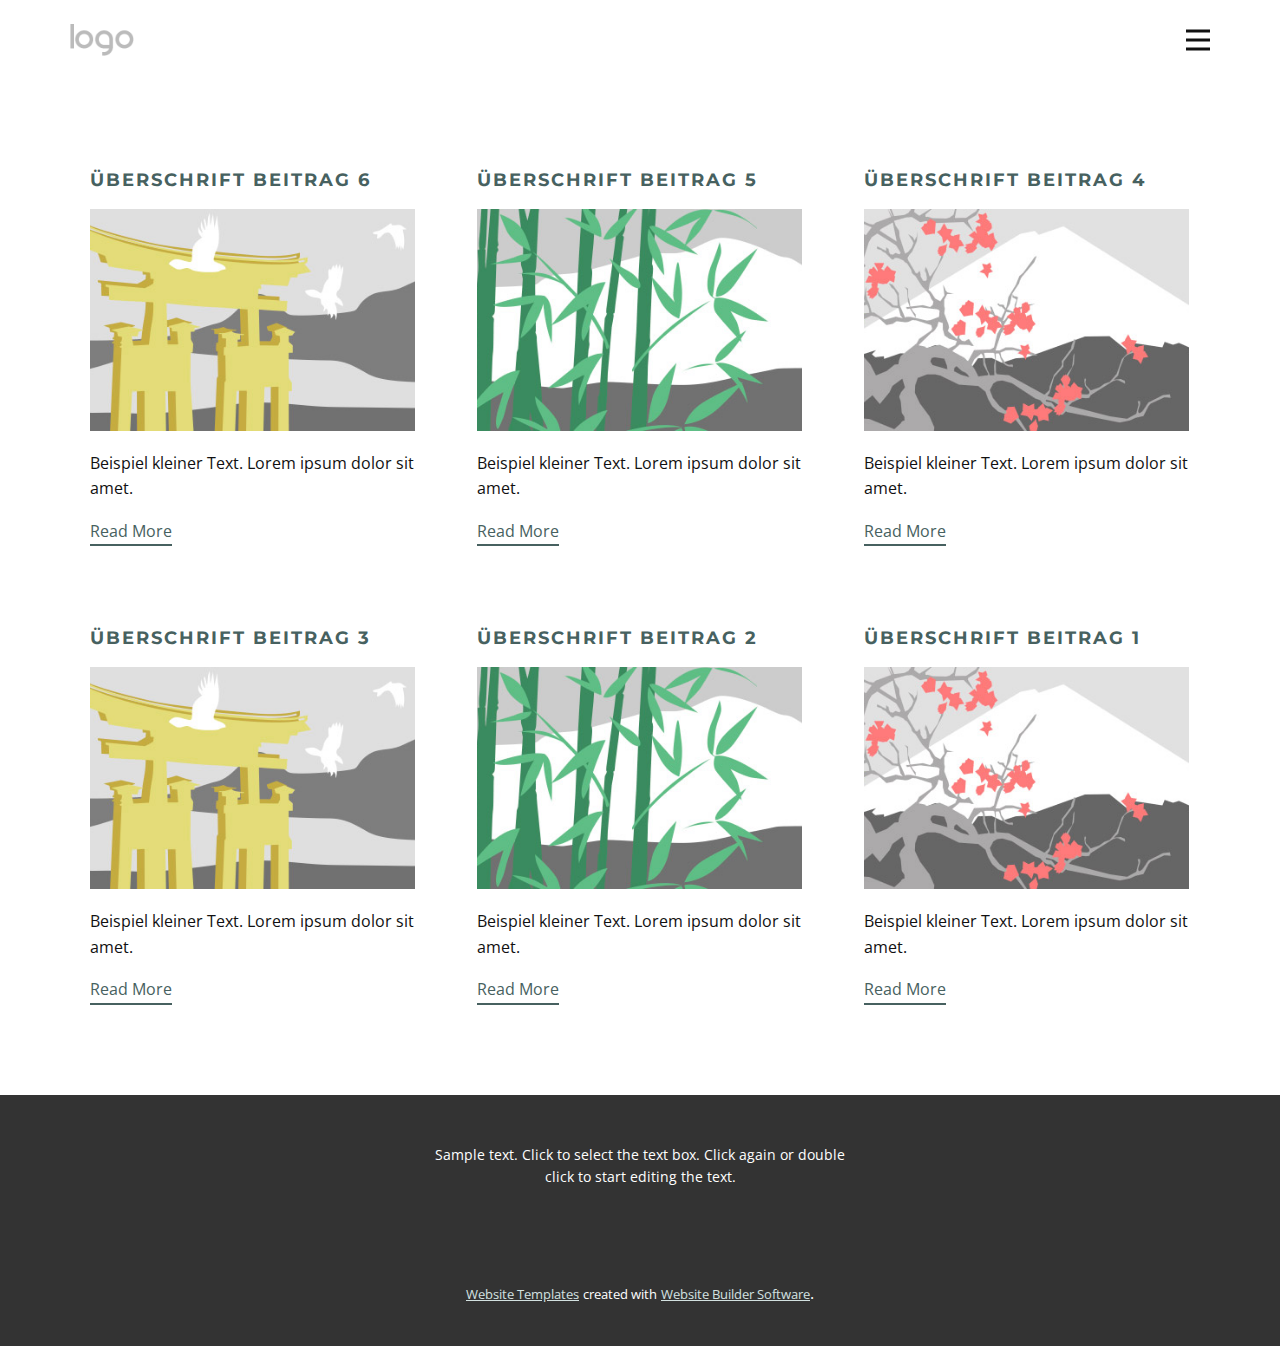
<file: Webseite/blog/blog.html>
<!DOCTYPE html>
<html style="font-size: 16px;" lang="de"><head>
    <meta name="viewport" content="width=device-width, initial-scale=1.0">
    <meta charset="utf-8">
    <meta name="keywords" content="">
    <meta name="description" content="">
    <title>Blog</title>
    <link rel="stylesheet" href="../nicepage.css" media="screen">
<link rel="stylesheet" href="../Blog-Template.css" media="screen">
    <script class="u-script" type="text/javascript" src="../jquery.js" defer=""></script>
    <script class="u-script" type="text/javascript" src="../nicepage.js" defer=""></script>
    <meta name="generator" content="Nicepage 6.5.4, nicepage.com">
    <link id="u-theme-google-font" rel="stylesheet" href="https://fonts.googleapis.com/css?family=Playfair+Display:400,400i,500,500i,600,600i,700,700i,800,800i,900,900i|Open+Sans:300,300i,400,400i,500,500i,600,600i,700,700i,800,800i">
    <link id="u-page-google-font" rel="stylesheet" href="https://fonts.googleapis.com/css?family=Montserrat:100,100i,200,200i,300,300i,400,400i,500,500i,600,600i,700,700i,800,800i,900,900i">
    
    
    
    <script type="application/ld+json">{
		"@context": "http://schema.org",
		"@type": "Organization",
		"name": "",
		"logo": "images/default-logo.png"
}</script>
    <meta name="theme-color" content="#476160">
  <meta data-intl-tel-input-cdn-path="intlTelInput/"></head>
  <body data-path-to-root="./" data-include-products="false" class="u-body u-xl-mode" data-lang="de"><header class="u-clearfix u-header u-header" id="sec-a7b1"><div class="u-clearfix u-sheet u-valign-middle u-sheet-1">
        <a href="https://nicepage.com" class="u-image u-logo u-image-1">
          <img src="../images/default-logo.png" class="u-logo-image u-logo-image-1">
        </a>
        <nav class="u-menu u-menu-hamburger u-offcanvas u-menu-1" data-responsive-from="XL">
          <div class="menu-collapse" style="font-size: 1rem; letter-spacing: 0px;" wfd-invisible="true">
            <a class="u-button-style u-custom-left-right-menu-spacing u-custom-padding-bottom u-custom-top-bottom-menu-spacing u-nav-link u-text-active-palette-1-base u-text-hover-palette-2-base" href="#">
              <svg class="u-svg-link" viewBox="0 0 24 24"><use xmlns:xlink="http://www.w3.org/1999/xlink" xlink:href="#menu-hamburger"></use></svg>
              <svg class="u-svg-content" version="1.1" id="menu-hamburger" viewBox="0 0 16 16" x="0px" y="0px" xmlns:xlink="http://www.w3.org/1999/xlink" xmlns="http://www.w3.org/2000/svg"><g><rect y="1" width="16" height="2"></rect><rect y="7" width="16" height="2"></rect><rect y="13" width="16" height="2"></rect>
</g></svg>
            </a>
          </div>
          <div class="u-nav-container">
            <ul class="u-nav u-unstyled u-nav-1"><li class="u-nav-item"><a class="u-button-style u-nav-link u-text-active-palette-1-base u-text-hover-palette-2-base" href="../Startseite.html" style="padding: 10px 20px;">Startseite</a>
</li><li class="u-nav-item"><a class="u-button-style u-nav-link u-text-active-palette-1-base u-text-hover-palette-2-base" href="../Über-uns.html" style="padding: 10px 20px;">Über uns</a>
</li><li class="u-nav-item"><a class="u-button-style u-nav-link u-text-active-palette-1-base u-text-hover-palette-2-base" href="../Kontakt.html" style="padding: 10px 20px;">Kontakt</a>
</li></ul>
          </div>
          <div class="u-nav-container-collapse" wfd-invisible="true">
            <div class="u-black u-container-style u-inner-container-layout u-opacity u-opacity-95 u-sidenav">
              <div class="u-inner-container-layout u-sidenav-overflow">
                <div class="u-menu-close"></div>
                <ul class="u-align-center u-nav u-popupmenu-items u-unstyled u-nav-2"><li class="u-nav-item"><a class="u-button-style u-nav-link" href="../Startseite.html" style="padding: 10px 20px;">Startseite</a>
</li><li class="u-nav-item"><a class="u-button-style u-nav-link" href="../Über-uns.html" style="padding: 10px 20px;">Über uns</a>
</li><li class="u-nav-item"><a class="u-button-style u-nav-link" href="../Kontakt.html" style="padding: 10px 20px;">Kontakt</a>
</li></ul>
              </div>
            </div>
            <div class="u-black u-menu-overlay u-opacity u-opacity-70" wfd-invisible="true"></div>
          </div>
        </nav>
      </div></header>
    <section class="u-clearfix u-section-1" id="sec-22e1">
      <div class="u-clearfix u-sheet u-valign-middle u-sheet-1"><!--blog--><!--blog_options_json--><!--{"type":"Recent","source":"","tags":"","count":""}--><!--/blog_options_json-->
        <div class="u-blog u-expanded-width u-repeater u-repeater-1"><!--blog_post-->
          <div class="u-blog-post u-container-style u-repeater-item u-white u-repeater-item-1">
            <div class="u-container-layout u-similar-container u-valign-top u-container-layout-1"><!--blog_post_header-->
              <h4 class="u-blog-control u-text u-text-1">
                <a class="u-post-header-link" href="../blog/beitrag-5.html">Überschrift Beitrag 6</a>
              </h4><!--/blog_post_header--><!--blog_post_image-->
              <a class="u-post-header-link" href="../blog/beitrag-5.html"><img alt="" class="u-blog-control u-expanded-width u-image u-image-default u-image-1" src="../images/8ad73f3c.jpeg"></a><!--/blog_post_image--><!--blog_post_content-->
              <div class="u-blog-control u-post-content u-text u-text-2 fr-view">Beispiel kleiner Text. Lorem ipsum dolor sit amet.</div><!--/blog_post_content--><!--blog_post_readmore-->
              <a href="../blog/beitrag-5.html" class="u-blog-control u-border-2 u-border-palette-1-base u-btn u-btn-rectangle u-button-style u-none u-btn-1"><!--blog_post_readmore_content--><!--options_json--><!--{"content":"Read More","defaultValue":"Mehr erfahren"}--><!--/options_json-->Read More<!--/blog_post_readmore_content--></a><!--/blog_post_readmore-->
            </div>
          </div><div class="u-blog-post u-container-style u-repeater-item u-video-cover u-white">
            <div class="u-container-layout u-similar-container u-valign-top u-container-layout-2"><!--blog_post_header-->
              <h4 class="u-blog-control u-text u-text-3">
                <a class="u-post-header-link" href="../blog/beitrag-4.html">Überschrift Beitrag 5</a>
              </h4><!--/blog_post_header--><!--blog_post_image-->
              <a class="u-post-header-link" href="../blog/beitrag-4.html"><img alt="" class="u-blog-control u-expanded-width u-image u-image-default u-image-2" src="../images/68f64b9d.jpeg"></a><!--/blog_post_image--><!--blog_post_content-->
              <div class="u-blog-control u-post-content u-text u-text-4 fr-view">Beispiel kleiner Text. Lorem ipsum dolor sit amet.</div><!--/blog_post_content--><!--blog_post_readmore-->
              <a href="../blog/beitrag-4.html" class="u-blog-control u-border-2 u-border-palette-1-base u-btn u-btn-rectangle u-button-style u-none u-btn-2"><!--blog_post_readmore_content--><!--options_json--><!--{"content":"Read More","defaultValue":"Mehr erfahren"}--><!--/options_json-->Read More<!--/blog_post_readmore_content--></a><!--/blog_post_readmore-->
            </div>
          </div><div class="u-blog-post u-container-style u-repeater-item u-video-cover u-white">
            <div class="u-container-layout u-similar-container u-valign-top u-container-layout-3"><!--blog_post_header-->
              <h4 class="u-blog-control u-text u-text-5">
                <a class="u-post-header-link" href="../blog/beitrag-3.html">Überschrift Beitrag 4</a>
              </h4><!--/blog_post_header--><!--blog_post_image-->
              <a class="u-post-header-link" href="../blog/beitrag-3.html"><img alt="" class="u-blog-control u-expanded-width u-image u-image-default u-image-3" src="../images/0fd3416c.jpeg"></a><!--/blog_post_image--><!--blog_post_content-->
              <div class="u-blog-control u-post-content u-text u-text-6 fr-view">Beispiel kleiner Text. Lorem ipsum dolor sit amet.</div><!--/blog_post_content--><!--blog_post_readmore-->
              <a href="../blog/beitrag-3.html" class="u-blog-control u-border-2 u-border-palette-1-base u-btn u-btn-rectangle u-button-style u-none u-btn-3"><!--blog_post_readmore_content--><!--options_json--><!--{"content":"Read More","defaultValue":"Mehr erfahren"}--><!--/options_json-->Read More<!--/blog_post_readmore_content--></a><!--/blog_post_readmore-->
            </div>
          </div><div class="u-blog-post u-container-style u-repeater-item u-white u-repeater-item-1">
            <div class="u-container-layout u-similar-container u-valign-top u-container-layout-1"><!--blog_post_header-->
              <h4 class="u-blog-control u-text u-text-1">
                <a class="u-post-header-link" href="../blog/beitrag-2.html">Überschrift Beitrag 3</a>
              </h4><!--/blog_post_header--><!--blog_post_image-->
              <a class="u-post-header-link" href="../blog/beitrag-2.html"><img alt="" class="u-blog-control u-expanded-width u-image u-image-default u-image-1" src="../images/8ad73f3c.jpeg"></a><!--/blog_post_image--><!--blog_post_content-->
              <div class="u-blog-control u-post-content u-text u-text-2 fr-view">Beispiel kleiner Text. Lorem ipsum dolor sit amet.</div><!--/blog_post_content--><!--blog_post_readmore-->
              <a href="../blog/beitrag-2.html" class="u-blog-control u-border-2 u-border-palette-1-base u-btn u-btn-rectangle u-button-style u-none u-btn-1"><!--blog_post_readmore_content--><!--options_json--><!--{"content":"Read More","defaultValue":"Mehr erfahren"}--><!--/options_json-->Read More<!--/blog_post_readmore_content--></a><!--/blog_post_readmore-->
            </div>
          </div><div class="u-blog-post u-container-style u-repeater-item u-video-cover u-white">
            <div class="u-container-layout u-similar-container u-valign-top u-container-layout-2"><!--blog_post_header-->
              <h4 class="u-blog-control u-text u-text-3">
                <a class="u-post-header-link" href="../blog/beitrag-1.html">Überschrift Beitrag 2</a>
              </h4><!--/blog_post_header--><!--blog_post_image-->
              <a class="u-post-header-link" href="../blog/beitrag-1.html"><img alt="" class="u-blog-control u-expanded-width u-image u-image-default u-image-2" src="../images/68f64b9d.jpeg"></a><!--/blog_post_image--><!--blog_post_content-->
              <div class="u-blog-control u-post-content u-text u-text-4 fr-view">Beispiel kleiner Text. Lorem ipsum dolor sit amet.</div><!--/blog_post_content--><!--blog_post_readmore-->
              <a href="../blog/beitrag-1.html" class="u-blog-control u-border-2 u-border-palette-1-base u-btn u-btn-rectangle u-button-style u-none u-btn-2"><!--blog_post_readmore_content--><!--options_json--><!--{"content":"Read More","defaultValue":"Mehr erfahren"}--><!--/options_json-->Read More<!--/blog_post_readmore_content--></a><!--/blog_post_readmore-->
            </div>
          </div><div class="u-blog-post u-container-style u-repeater-item u-video-cover u-white">
            <div class="u-container-layout u-similar-container u-valign-top u-container-layout-3"><!--blog_post_header-->
              <h4 class="u-blog-control u-text u-text-5">
                <a class="u-post-header-link" href="../blog/beitrag.html">Überschrift Beitrag 1</a>
              </h4><!--/blog_post_header--><!--blog_post_image-->
              <a class="u-post-header-link" href="../blog/beitrag.html"><img alt="" class="u-blog-control u-expanded-width u-image u-image-default u-image-3" src="../images/0fd3416c.jpeg"></a><!--/blog_post_image--><!--blog_post_content-->
              <div class="u-blog-control u-post-content u-text u-text-6 fr-view">Beispiel kleiner Text. Lorem ipsum dolor sit amet.</div><!--/blog_post_content--><!--blog_post_readmore-->
              <a href="../blog/beitrag.html" class="u-blog-control u-border-2 u-border-palette-1-base u-btn u-btn-rectangle u-button-style u-none u-btn-3"><!--blog_post_readmore_content--><!--options_json--><!--{"content":"Read More","defaultValue":"Mehr erfahren"}--><!--/options_json-->Read More<!--/blog_post_readmore_content--></a><!--/blog_post_readmore-->
            </div>
          </div><!--/blog_post--><!--blog_post-->
          <!--/blog_post--><!--blog_post-->
          <!--/blog_post-->
        </div><!--/blog-->
      </div>
    </section>
    
    
    
    <footer class="u-align-center u-clearfix u-footer u-grey-80 u-footer" id="sec-6c1d"><div class="u-clearfix u-sheet u-sheet-1">
        <p class="u-small-text u-text u-text-variant u-text-1">Sample text. Click to select the text box. Click again or double click to start editing the text.</p>
      </div></footer>
    <section class="u-backlink u-clearfix u-grey-80">
      <a class="u-link" href="https://nicepage.com/website-templates" target="_blank">
        <span>Website Templates</span>
      </a>
      <p class="u-text">
        <span>created with</span>
      </p>
      <a class="u-link" href="" target="_blank">
        <span>Website Builder Software</span>
      </a>. 
    </section>
  
</body></html>
</file>
